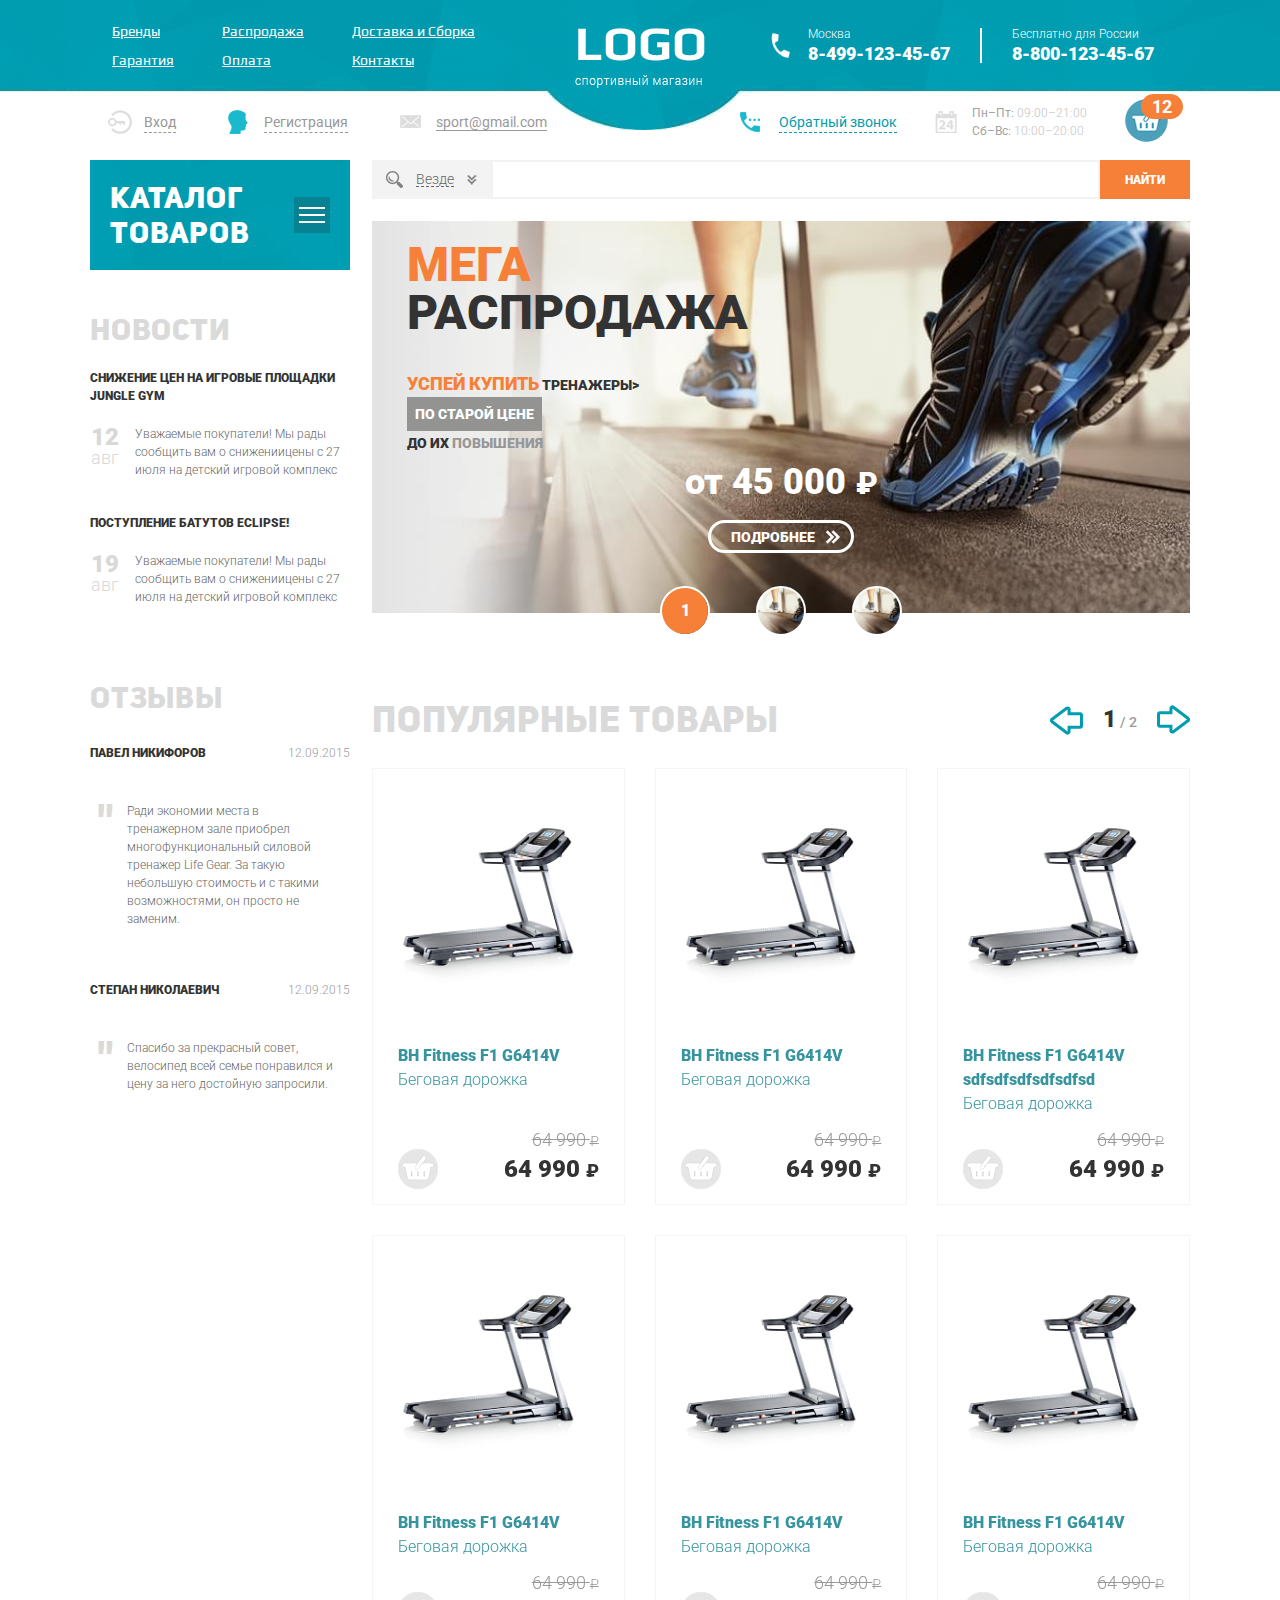
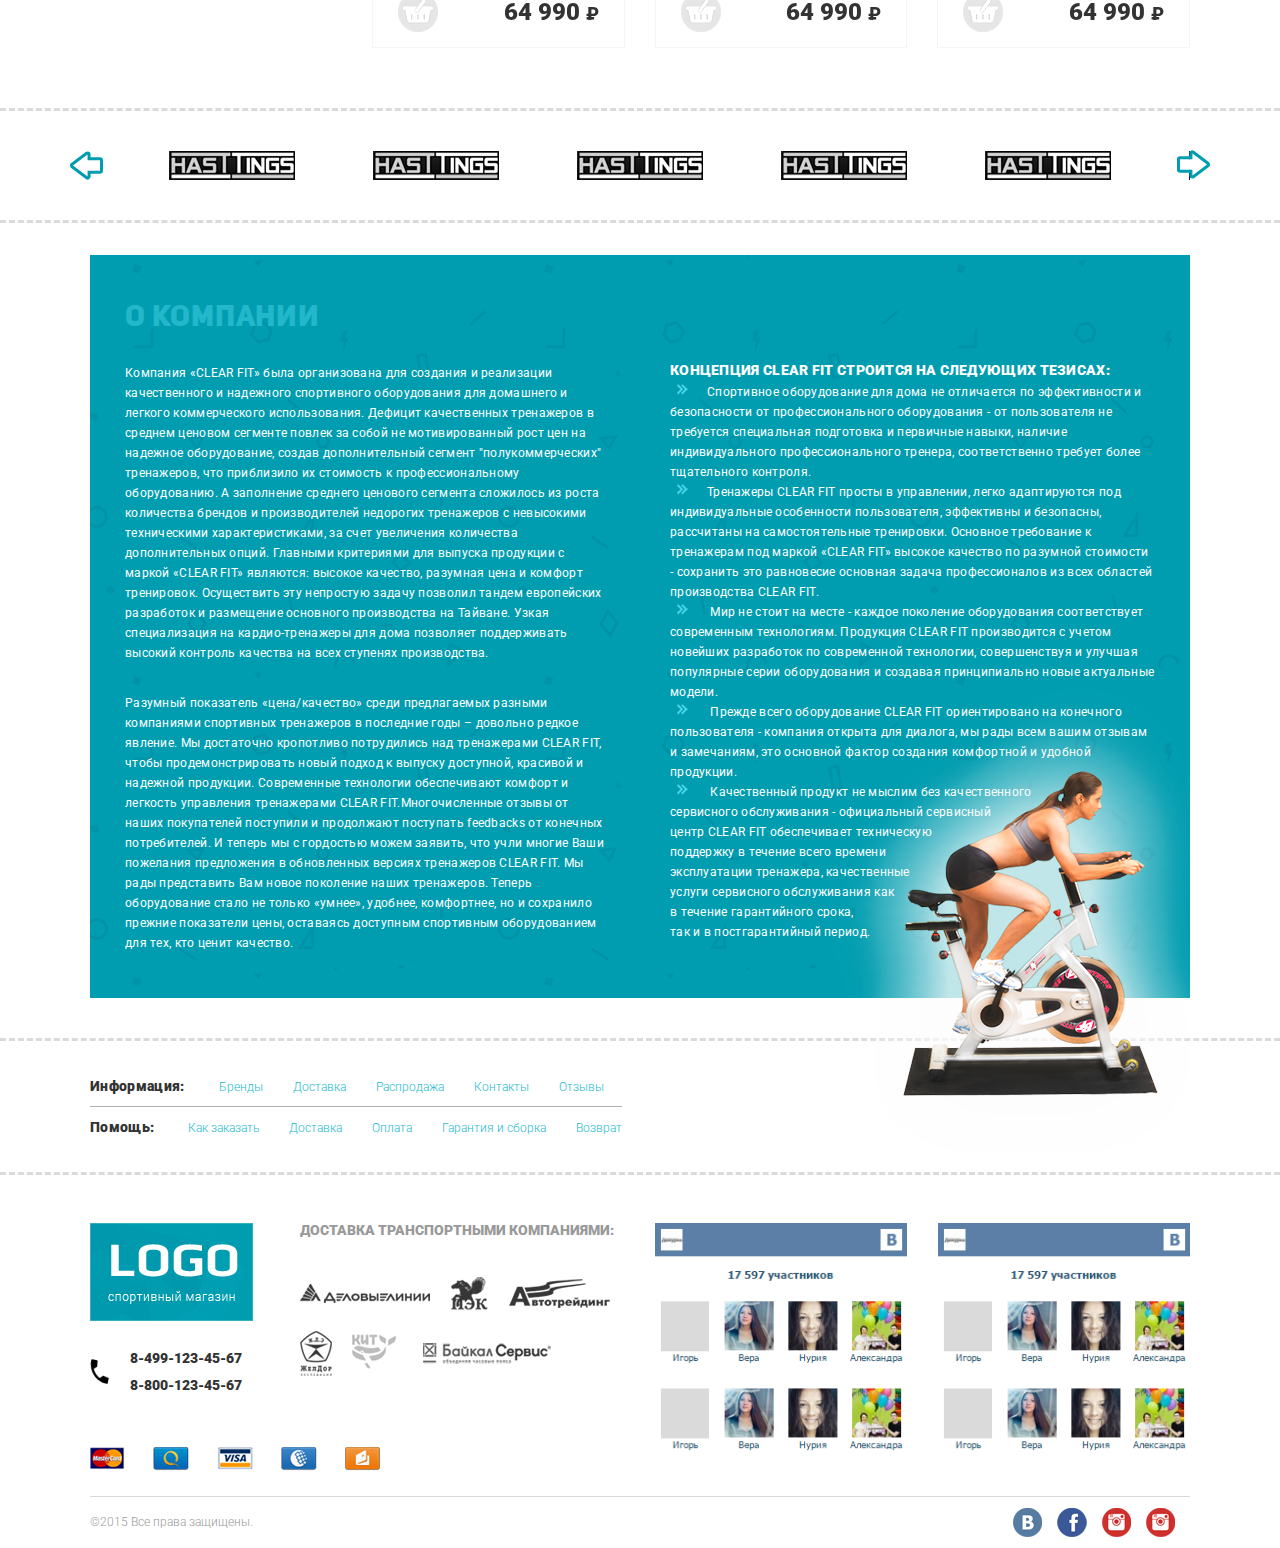
<file: index.html>
<!DOCTYPE html>
<html lang="ru">
 <head>
	<title>Главная</title>
	<meta charset="UTF-8">
	<meta name="format-detection" content="telephone=no">
	<link rel="stylesheet" href="css/style.min.css">
	<link rel="shortcut icon" href="favicon.ico">
	<!-- <meta name="robots" content="noindex, nofollow"> -->
	<!-- <meta name="viewport" content="width=device-width, initial-scale=1.0, maximum-scale=1.0, user-scalable=0"> -->
	<meta name="viewport" content="width=device-width, initial-scale=1.0">
</head>

<body>
	<div class="wrapper">
		<header class="header">
	<div class="header__top top-header">
		<div class="top-header__container _container">
			<div class="top-header__column">
				<div class="top-header__menu menu">
					<div class="menu__icon icon-menu">
						<span></span>
						<span></span>
						<span></span>
					</div>
					<nav class="menu__body">
						<ul class="menu__list">
							<li><a href="" class="menu__link">Бренды</a></li>
							<li><a href="" class="menu__link">Распродажа</a></li>
							<li><a href="" class="menu__link">Доставка и Сборка</a></li>
							<li><a href="" class="menu__link">Гарантия</a></li>
							<li><a href="" class="menu__link">Оплата</a></li>
							<li><a href="" class="menu__link">Контакты</a></li>
						</ul>
					</nav>
				</div>
			</div>
			<div class="top-header__column top-header__column_logo">
				<a href="" class="top-header__logo"><img src="img/logo.png" alt="Logo"></a>
			</div>
			<div class="top-header__column">
				<div class="top-header__contacts contacts-header">
					<div class="contacts-header__column">
						<div class="contacts-header__item contacts-header__item_icon">
							<div class="contacts-header__label">Москва</div>
							<a href="tel:84991234567/" class="contacts-header__phone">8-499-123-45-67</a>
						</div>
					</div>
					<div class="contacts-header__column contacts-header__column_forcart">
						<div class="contacts-header__item contacts-header__item_second-phone">
							<div class="contacts-header__label">Бесплатно для России</div>
							<a href="tel:88001234567/" class="contacts-header__phone">8-800-123-45-67</a>
						</div>
					</div>
				</div>
			</div>


		</div>

	</div>
	<div class="header__bottom bottom-header">
		<div class="bottom-header__container _container">
			<div class="bottom-header__row">
				<div class="bottom-header__column">
					<ul data-da=".menu__body,640,0" class="bottom-header__actions actions-header">
						<li>
							<a href="" class="actions-header__item actions-header__item_login"><span>Вход</span></a>
						</li>
						<li>
							<a href=""
								class="actions-header__item actions-header__item_reg"><span>Регистрация</span></a>
						</li>
						<li>
							<a href="mailto:sport@gmail.com"
								class="actions-header__item actions-header__item_email"><span>sport@gmail.com</span></a>
						</li>
					</ul>
				</div>
				<div class="bottom-header__column">
					<div class="bottom-header__info info-header">
						<div class="info-header__column">
							<a data-da=".menu__body,640,3" href="tel:" class="info-header__callback"><span>Обратный
									звонок</span></a>
						</div>
						<div class="info-header__column">
							<div class="info-header__schedule">
								<p><span>Пн–Пт: </span>09:00–21:00</p>
								<p><span>Сб–Вс: </span>10:00–20:00</p>
							</div>
						</div>
						<div class="info-header__column">
							<a data-da=".contacts-header__column_forcart,640,3" class="info-header__cart">
								<span>12</span>
							</a>
						</div>
					</div>
				</div>
			</div>

		</div>
	</div>
</header>
		<main class="page">
			<div class="page__container _container">
				<aside class="page__side">
					<nav class="page__menu menu-page">
						<div class="menu-page__header">
							<div class="menu-page__title">Каталог товаров</div>
							<div class="menu-page__burger">
								<div class="menu-page__lines">
									<span></span>
									<span></span>
									<span></span>
								</div>

							</div>
						</div>
						<div class="menu-page__body">
							<ul class="menu-page__list">
								<li class="menu-page__parent">
									<a href="" class="menu-page__link">Беговые дорожки</a>
									<div class="menu-page__submenu submenu-page">
										<div class="submenu-page__item">
											<ul class="submenu-page__menu">
												<li><a href="" class="submenu-page__link">Всепогодный</a></li>
												<li><a href="" class="submenu-page__link">Для помещений</a></li>
												<li><a href="" class="submenu-page__link">Профессиональный</a></li>
												<li><a href="" class="submenu-page__link">Любительский</a></li>
											</ul>
											<div class="submenu-page__product">
												<div class="item-product">
													<div class="item-product__labels">
														<div class="item-product__label">Новинка</div>
													</div>
													<a href="" class="item-product__image">
														<img src="img/products/01.jpg" alt="Теннисный стол">
													</a>
													<div class="item-product__body">
														<a href="" class="item-product__title">Домашний теннисный
															стол
															Donic Indoor Roller 800 Green</a>
														<div class="item-product__footer">
															<a href="" class="item-product__add"></a>
															<div class="item-product__price rub">64 990 </div>
														</div>
													</div>

												</div>
											</div>
										</div>
									</div>
								</li>
								<li><a href="" class="menu-page__link">Эллиптические тренажеры</a></li>
								<li><a href="" class="menu-page__link">Велотренажеры</a></li>
								<li><a href="" class="menu-page__link">Гребные тренажеры</a></li>
								<li><a href="" class="menu-page__link">Вибромассажеры</a></li>
								<li class="menu-page__parent">
									<a href="" class="menu-page__link">Теннисные столы </a>
									<div class="menu-page__submenu submenu-page">
										<div class="submenu-page__item">
											<ul class="submenu-page__menu">
												<li><a href="" class="submenu-page__link">Всепогодный</a></li>
												<li><a href="" class="submenu-page__link">Для помещений</a></li>
												<li><a href="" class="submenu-page__link">Профессиональный</a></li>
												<li><a href="" class="submenu-page__link">Любительский</a></li>
											</ul>
											<div class="submenu-page__product">
												<div class="item-product">
													<div class="item-product__labels">
														<div class="item-product__label">Товар дня</div>
													</div>
													<a href="" class="item-product__image">
														<img src="img/products/01.jpg" alt="Теннисный стол">
													</a>
													<div class="item-product__body">
														<a href="" class="item-product__title">Домашний теннисный
															стол
															Donic Indoor Roller 800 Green</a>
														<div class="item-product__footer">
															<a href="" class="item-product__add"></a>
															<div class="item-product__price rub">64 990 </div>
														</div>
													</div>

												</div>
											</div>
										</div>
									</div>
								</li>
								<li><a href="" class="menu-page__link">Баскетбол</a></li>
								<li class="menu-page__parent">
									<a href="" class="menu-page__link">Массажные кресла</a>
									<div class="menu-page__submenu submenu-page">
										<div class="submenu-page__item">
											<ul class="submenu-page__menu">
												<li><a href="" class="submenu-page__link">Всепогодный</a></li>
												<li><a href="" class="submenu-page__link">Для помещений</a></li>
												<li><a href="" class="submenu-page__link">Профессиональный</a></li>
												<li><a href="" class="submenu-page__link">Любительский</a></li>
											</ul>
											<div class="submenu-page__product">
												<div class="item-product">
													<div class="item-product__labels">
														<div class="item-product__label">Новинка</div>
													</div>
													<a href="" class="item-product__image">
														<img src="img/products/01.jpg" alt="Теннисный стол">
													</a>
													<div class="item-product__body">
														<a href="" class="item-product__title">Домашний теннисный
															стол
															Donic Indoor Roller 800 Green</a>
														<div class="item-product__footer">
															<div class="item-product__old-price rub">64 990 </div>
															<a href="" class="item-product__add"></a>
															<div class="item-product__price rub">64 990 </div>
														</div>
													</div>
												</div>
											</div>
										</div>
									</div>
								</li>
								<li class="menu-page__parent">
									<a href="" class="menu-page__link">Массажные столы </a>
									<div class="menu-page__submenu submenu-page">
										<div class="submenu-page__item">
											<ul class="submenu-page__menu">
												<li><a href="" class="submenu-page__link">Всепогодный</a></li>
												<li><a href="" class="submenu-page__link">Для помещений</a></li>
												<li><a href="" class="submenu-page__link">Профессиональный</a></li>
												<li><a href="" class="submenu-page__link">Любительский</a></li>
											</ul>
											<div class="submenu-page__product">
												<div class="item-product">
													<div class="item-product__labels">
														<div class="item-product__label">Товар дня</div>
													</div>
													<a href="" class="item-product__image">
														<img src="img/products/01.jpg" alt="Теннисный стол">
													</a>
													<div class="item-product__body">
														<a href="" class="item-product__title">Домашний теннисный
															стол
															Donic Indoor Roller 800 Green</a>
														<div class="item-product__footer">
															<div class="item-product__old-price rub">64 990 </div>
															<a href="" class="item-product__add"></a>
															<div class="item-product__price rub">64 990 </div>
														</div>
													</div>

												</div>
											</div>
										</div>
									</div>
								</li>
								<li><a href="" class="menu-page__link">Силовые тренажеры</a></li>
								<li><a href="" class="menu-page__link">Батуты</a></li>
								<li><a href="" class="menu-page__link">Детские городки</a></li>
								<li><a href="" class="menu-page__link">Дачная мебель</a></li>
								<li><a href="" class="menu-page__link">Уличные спортивные комплексы</a></li>
								<li><a href="" class="menu-page__link">Аксессуары</a></li>
							</ul>
						</div>
					</nav>
					<div data-da=".page__content,992,last" class="page__content-side">
						<div class="page__news-side news-side">
							<a href="" class="news-side__title side-title">Новости</a>
							<div class="news-side__items">
								<div class="news-side__item">
									<a href="" class="news-side__label">СНИЖЕНИЕ ЦЕН НА ИГРОВЫЕ ПЛОЩАДКИ JUNGLE GYM</a>
									<div class="news-side__body">
										<div class="news-side__date"><span>12</span>авг</div>
										<div class="news-side__text">Уважаемые покупатели! Мы рады сообщить вам о
											снижениицены с 27 июля на детский игровой комплекс</div>
									</div>
								</div>
								<div class="news-side__item">
									<a href="" class="news-side__label">ПОСТУПЛЕНИЕ БАТУТОВ ECLIPSE!</a>
									<div class="news-side__body">
										<div class="news-side__date"><span>19</span>авг</div>
										<div class="news-side__text">Уважаемые покупатели! Мы рады сообщить вам о
											снижениицены с 27 июля на детский игровой комплекс</div>
									</div>
								</div>
							</div>
						</div>
						<div class="page__rewievs-side rewievs-side">
							<a href="" class="rewievs-side__title side-title">Отзывы</a>
							<div class="rewievs-side__items">
								<div class="rewievs-side__item">
									<div class="rewievs-side__header">
										<div class="rewievs-side__user">Павел Никифоров</div>
										<div class="rewievs-side__date">12.09.2015</div>
									</div>
									<div class="rewievs-side__body">Ради экономии места в тренажерном
										зале приобрел многофункциональный
										силовой тренажер Life Gear. За такую
										небольшую стоимость и с такими
										возможностями, он просто не
										заменим. </div>
								</div>
								<div class="rewievs-side__item">
									<div class="rewievs-side__header">
										<div class="rewievs-side__user">Степан Николаевич</div>
										<div class="rewievs-side__date">12.09.2015</div>
									</div>
									<div class="rewievs-side__body">Спасибо за прекрасный совет,
										велосипед всей семье понравился
										и цену за него достойную запросили.</div>
								</div>
							</div>
						</div>
					</div>
				</aside>
				<div class="page__content">
					<form action="#" class="page__search search-page">
						<div class="search-page__select">
							<div class="search-page__title title-se">

								<span>Везде</span><span data-text="Выбрано:" class="search-page__quantity"></span>
							</div>
							<div class="search-page__categories categories-search">
								<div class="categories-search__row">
									<div class="categories-search__column">
										<ul class="categories-search__list">
											<li>
												<label class="categories-search__checkbox checkbox">
													<input type="checkbox" class="checkbox__input">
													<span class="checkbox__text"><span>Беговые дорожки</span></span>
												</label>
											</li>
											<li>
												<label class="categories-search__checkbox checkbox">
													<input type="checkbox" class="checkbox__input">
													<span class="checkbox__text"><span>Эллиптические
															тренажеры</span></span>
												</label>
											</li>
											<li>
												<label class="categories-search__checkbox checkbox">
													<input type="checkbox" class="checkbox__input">
													<span class="checkbox__text"><span>Велотренажеры</span></span>
												</label>
											</li>
											<li>
												<label class="categories-search__checkbox checkbox">
													<input type="checkbox" class="checkbox__input">
													<span class="checkbox__text"><span>Гребные тренажеры</span></span>
												</label>
											</li>
											<li>
												<label class="categories-search__checkbox checkbox">
													<input type="checkbox" class="checkbox__input">
													<span class="checkbox__text"><span>Вибромассажеры</span></span>
												</label>
											</li>
										</ul>
									</div>
									<div class="categories-search__column">
										<ul class="categories-search__list">
											<li>
												<label class="categories-search__checkbox checkbox">
													<input type="checkbox" class="checkbox__input">
													<span class="checkbox__text"><span>Беговые дорожки</span></span>
												</label>
											</li>
											<li>
												<label class="categories-search__checkbox checkbox">
													<input type="checkbox" class="checkbox__input">
													<span class="checkbox__text"><span>Эллиптические
															тренажеры</span></span>
												</label>
											</li>
											<li>
												<label class="categories-search__checkbox checkbox">
													<input type="checkbox" class="checkbox__input">
													<span class="checkbox__text"><span>Велотренажеры</span></span>
												</label>
											</li>
											<li>
												<label class="categories-search__checkbox checkbox">
													<input type="checkbox" class="checkbox__input">
													<span class="checkbox__text"><span>Гребные тренажеры</span></span>
												</label>
											</li>
											<li>
												<label class="categories-search__checkbox checkbox">
													<input type="checkbox" class="checkbox__input">
													<span class="checkbox__text"><span>Вибромассажеры</span></span>
												</label>
											</li>
										</ul>
									</div>
									<div class="categories-search__column">
										<ul class="categories-search__list">
											<li>
												<label class="categories-search__checkbox checkbox">
													<input type="checkbox" class="checkbox__input">
													<span class="checkbox__text"><span>Беговые дорожки</span></span>
												</label>
											</li>
											<li>
												<label class="categories-search__checkbox checkbox">
													<input type="checkbox" class="checkbox__input">
													<span class="checkbox__text"><span>Эллиптические
															тренажеры</span></span>
												</label>
											</li>
											<li>
												<label class="categories-search__checkbox checkbox">
													<input type="checkbox" class="checkbox__input">
													<span class="checkbox__text"><span>Велотренажеры</span></span>
												</label>
											</li>
											<li>
												<label class="categories-search__checkbox checkbox">
													<input type="checkbox" class="checkbox__input">
													<span class="checkbox__text"><span>Гребные тренажеры</span></span>
												</label>
											</li>
											<li>
												<label class="categories-search__checkbox checkbox">
													<input type="checkbox" class="checkbox__input">
													<span class="checkbox__text"><span>Вибромассажеры</span></span>
												</label>
											</li>
										</ul>
									</div>
								</div>

							</div>
						</div>
						<div class="search-page__input">
							<input autocomplete="off" type="text" name="form[]" data-erroe="Ошибка">
						</div>
						<button type="submit" class="search-page__button button">Найти</button>

					</form>
					<div class="page__slider mainslider">
						<div class="mainslider__body _swiper">
							<div class="mainslider__slide">
								<div class="mainslider__content content-mainslider">
									<div class="content-mainslider__title"><span>Мега</span>распродажа</div>
									<div class="content-mainslider__text text-mainslider">
										<p><span class="text-mainslider__text-1">Успей купить</span> тренажеры></p>
										<p><span class="text-mainslider__text-2">по старой цене</span></p>
										<p>до их<span class="text-mainslider__text-3"> повышения</span></p>
									</div>
									<div class="content-mainslider__footer">
										<div class="content-mainslider__price rub">от 45 000</div>
										<a href="" class="content-mainslider__button"><span>Подробнее</span></a>
									</div>
								</div>
								<div class="mainslider__image _ibg">
									<img src="img/mainslider/01.jpg" alt="Main Image">
								</div>
							</div>
							<div class="mainslider__slide">
								<div class="mainslider__content content-mainslider">
									<div class="content-mainslider__title"><span>Мега</span>распродажа</div>
									<div class="content-mainslider__text text-mainslider">
										<p><span class="text-mainslider__text-1">Успей купить</span> тренажеры></p>
										<p><span class="text-mainslider__text-2">по старой цене</span></p>
										<p>до их<span class="text-mainslider__text-3"> повышения</span></p>
									</div>
									<div class="content-mainslider__footer">
										<div class="content-mainslider__price rub">от 45 000</div>
										<a href="" class="content-mainslider__button"><span>Подробнее</span></a>
									</div>
								</div>
								<div class="mainslider__image _ibg">
									<img src="img/mainslider/01.jpg" alt="Main Image">
								</div>
							</div>
							<div class="mainslider__slide">
								<div class="mainslider__content content-mainslider">
									<div class="content-mainslider__title"><span>Мега</span>распродажа</div>
									<div class="content-mainslider__text text-mainslider">
										<p><span class="text-mainslider__text-1">Успей купить</span> тренажеры></p>
										<p><span class="text-mainslider__text-2">по старой цене</span></p>
										<p>до их<span class="text-mainslider__text-3"> повышения</span></p>
									</div>
									<div class="content-mainslider__footer">
										<div class="content-mainslider__price rub">от 45 000</div>
										<a href="" class="content-mainslider__button"><span>Подробнее</span></a>
									</div>
								</div>
								<div class="mainslider__image _ibg">
									<img src="img/mainslider/01.jpg" alt="Main Image">
								</div>
							</div>
						</div>
						<div class="mainslider__dotts">

						</div>
					</div>
					<div class="page__products products-slider">
						<div class="products-slider__header">
							<div class="products-slider__title">Популярные товары</div>
							<div class="products-slider__control">
								<div class="products-slider__arrow products-slider__arrow_prev _arrow _arrow_prev">
								</div>
								<div class="products-slider__info"></div>
								<div class="products-slider__arrow products-slider__arrow_next _arrow _arrow_next">
								</div>
							</div>
						</div>
						<div class="products-slider__item _swiper">
							<div class="products-slider__slide">
								<div class="products-slider__items items-products">
									<div class="items-products__column">
										<div class="item-product">
											<div class="item-product__labels">
											</div>
											<a href="" class="item-product__image">
												<img src="img/products/2.jpg" alt="Теннисный стол">
											</a>
											<div class="item-product__body">
												<a href="" class="item-product__title">
													<span>BH Fitness F1 G6414V</span>
													Беговая дорожка
												</a>
												<div class="item-product__footer">
													<div class="item-product__old-price rub">64 990 </div>
													<a href="" class="item-product__add"></a>
													<div class="item-product__price rub">64 990 </div>
												</div>
											</div>
											<div class="item-product__hover hover-item-product">
												<a class="hover-item-product__title">
													<span>BH Fitness F1 G6414V</span>
													Беговая дорожка
												</a>
												<div class="hover-item-product__options options-item-product">
													<div class="options-item-product__item">
														<div class="options-item-product__label">Тип беговой дорожки:
														</div>
														<div class="options-item-product__value">Электрическая</div>
													</div>
													<div class="options-item-product__item">
														<div class="options-item-product__label">Скорость движения
															(км/ч): </div>
														<div class="options-item-product__value">22</div>
													</div>
													<div class="options-item-product__item">
														<div class="options-item-product__label">Складывание: </div>
														<div class="options-item-product__value">Есть</div>
													</div>
												</div>
												<a class="hover-item-product__cart"></a>
												<div class="hover-item-product__footer">
													<div class="hover-item-product__old-price rub">68 990 </div>
													<div class="hover-item-product__stock">в наличии</div>
													<div class="hover-item-product__price rub">64 990 </div>
												</div>
											</div>
										</div>
									</div>
									<div class="items-products__column">
										<div class="item-product">
											<div class="item-product__labels">
											</div>
											<a href="" class="item-product__image">
												<img src="img/products/2.jpg" alt="Теннисный стол">
											</a>
											<div class="item-product__body">
												<a href="" class="item-product__title">
													<span>BH Fitness F1 G6414V</span>
													Беговая дорожка
												</a>
												<div class="item-product__footer">
													<div class="item-product__old-price rub">64 990 </div>
													<a href="" class="item-product__add"></a>
													<div class="item-product__price rub">64 990 </div>
												</div>
											</div>
											<div class="item-product__hover hover-item-product">
												<a class="hover-item-product__title">
													<span>BH Fitness F1 G6414V</span>
													Беговая дорожка
												</a>
												<div class="hover-item-product__options options-item-product">
													<div class="options-item-product__item">
														<div class="options-item-product__label">Тип беговой дорожки:
														</div>
														<div class="options-item-product__value">Электрическая</div>
													</div>
													<div class="options-item-product__item">
														<div class="options-item-product__label">Скорость движения
															(км/ч): </div>
														<div class="options-item-product__value">22</div>
													</div>
													<div class="options-item-product__item">
														<div class="options-item-product__label">Складывание: </div>
														<div class="options-item-product__value">Есть</div>
													</div>
												</div>
												<div class="hover-item-product__body">
													<a class="hover-item-product__cart"></a>
												</div>
												<div class="hover-item-product__footer">
													<div class="hover-item-product__old-price rub">68 990 </div>
													<div class="hover-item-product__stock">в наличии</div>
													<div class="hover-item-product__price rub">64 990 </div>
												</div>
											</div>
										</div>
									</div>
									<div class="items-products__column">
										<div class="item-product">
											<div class="item-product__labels">
											</div>
											<a href="" class="item-product__image">
												<img src="img/products/2.jpg" alt="Теннисный стол">
											</a>
											<div class="item-product__body">
												<a href="" class="item-product__title">
													<span>BH Fitness F1 G6414V sdfsdfsdfsdfsdfsd</span>
													Беговая дорожка
												</a>
												<div class="item-product__footer">
													<div class="item-product__old-price rub">64 990 </div>
													<a href="" class="item-product__add"></a>
													<div class="item-product__price rub">64 990 </div>
												</div>
											</div>
											<div class="item-product__hover hover-item-product">
												<a class="hover-item-product__title">
													<span>BH Fitness F1 G6414V</span>
													Беговая дорожка
												</a>
												<div class="hover-item-product__options options-item-product">
													<div class="options-item-product__item">
														<div class="options-item-product__label">Тип беговой дорожки:
														</div>
														<div class="options-item-product__value">Электрическая</div>
													</div>
													<div class="options-item-product__item">
														<div class="options-item-product__label">Скорость движения
															(км/ч): </div>
														<div class="options-item-product__value">22</div>
													</div>
													<div class="options-item-product__item">
														<div class="options-item-product__label">Складывание: </div>
														<div class="options-item-product__value">Есть</div>
													</div>
												</div>
												<div class="hover-item-product__body">
													<a class="hover-item-product__cart"></a>
												</div>
												<div class="hover-item-product__footer">
													<div class="hover-item-product__old-price rub">68 990 </div>
													<div class="hover-item-product__stock">в наличии</div>
													<div class="hover-item-product__price rub">64 990 </div>
												</div>
											</div>
										</div>
									</div>
									<div class="items-products__column">
										<div class="item-product">
											<div class="item-product__labels">
											</div>
											<a href="" class="item-product__image">
												<img src="img/products/2.jpg" alt="Теннисный стол">
											</a>
											<div class="item-product__body">
												<a href="" class="item-product__title">
													<span>BH Fitness F1 G6414V</span>
													Беговая дорожка
												</a>
												<div class="item-product__footer">
													<div class="item-product__old-price rub">64 990 </div>
													<a href="" class="item-product__add"></a>
													<div class="item-product__price rub">64 990 </div>
												</div>
											</div>
											<div class="item-product__hover hover-item-product">
												<a class="hover-item-product__title">
													<span>BH Fitness F1 G6414V</span>
													Беговая дорожка
												</a>
												<div class="hover-item-product__options options-item-product">
													<div class="options-item-product__item">
														<div class="options-item-product__label">Тип беговой дорожки:
														</div>
														<div class="options-item-product__value">Электрическая</div>
													</div>
													<div class="options-item-product__item">
														<div class="options-item-product__label">Скорость движения
															(км/ч): </div>
														<div class="options-item-product__value">22</div>
													</div>
													<div class="options-item-product__item">
														<div class="options-item-product__label">Складывание: </div>
														<div class="options-item-product__value">Есть</div>
													</div>
												</div>
												<div class="hover-item-product__body">
													<a class="hover-item-product__cart"></a>
												</div>
												<div class="hover-item-product__footer">
													<div class="hover-item-product__old-price rub">68 990 </div>
													<div class="hover-item-product__stock">в наличии</div>
													<div class="hover-item-product__price rub">64 990 </div>
												</div>
											</div>
										</div>
									</div>
									<div class="items-products__column">
										<div class="item-product">
											<div class="item-product__labels">
											</div>
											<a href="" class="item-product__image">
												<img src="img/products/2.jpg" alt="Теннисный стол">
											</a>
											<div class="item-product__body">
												<a href="" class="item-product__title">
													<span>BH Fitness F1 G6414V</span>
													Беговая дорожка
												</a>
												<div class="item-product__footer">
													<div class="item-product__old-price rub">64 990 </div>
													<a href="" class="item-product__add"></a>
													<div class="item-product__price rub">64 990 </div>
												</div>
											</div>
											<div class="item-product__hover hover-item-product">
												<a class="hover-item-product__title">
													<span>BH Fitness F1 G6414V</span>
													Беговая дорожка
												</a>
												<div class="hover-item-product__options options-item-product">
													<div class="options-item-product__item">
														<div class="options-item-product__label">Тип беговой дорожки:
														</div>
														<div class="options-item-product__value">Электрическая</div>
													</div>
													<div class="options-item-product__item">
														<div class="options-item-product__label">Скорость движения
															(км/ч): </div>
														<div class="options-item-product__value">22</div>
													</div>
													<div class="options-item-product__item">
														<div class="options-item-product__label">Складывание: </div>
														<div class="options-item-product__value">Есть</div>
													</div>
												</div>
												<div class="hover-item-product__body">
													<a class="hover-item-product__cart"></a>
												</div>
												<div class="hover-item-product__footer">
													<div class="hover-item-product__old-price rub">68 990 </div>
													<div class="hover-item-product__stock">в наличии</div>
													<div class="hover-item-product__price rub">64 990 </div>
												</div>
											</div>
										</div>
									</div>
									<div class="items-products__column">
										<div class="item-product">
											<div class="item-product__labels">
											</div>
											<a href="" class="item-product__image">
												<img src="img/products/2.jpg" alt="Теннисный стол">
											</a>
											<div class="item-product__body">
												<a href="" class="item-product__title">
													<span>BH Fitness F1 G6414V</span>
													Беговая дорожка
												</a>
												<div class="item-product__footer">
													<div class="item-product__old-price rub">64 990 </div>
													<a href="" class="item-product__add"></a>
													<div class="item-product__price rub">64 990 </div>
												</div>
											</div>
											<div class="item-product__hover hover-item-product">
												<a class="hover-item-product__title">
													<span>BH Fitness F1 G6414V</span>
													Беговая дорожка
												</a>
												<div class="hover-item-product__options options-item-product">
													<div class="options-item-product__item">
														<div class="options-item-product__label">Тип беговой дорожки:
														</div>
														<div class="options-item-product__value">Электрическая</div>
													</div>
													<div class="options-item-product__item">
														<div class="options-item-product__label">Скорость движения
															(км/ч): </div>
														<div class="options-item-product__value">22</div>
													</div>
													<div class="options-item-product__item">
														<div class="options-item-product__label">Складывание: </div>
														<div class="options-item-product__value">Есть</div>
													</div>
												</div>
												<div class="hover-item-product__body">
													<a class="hover-item-product__cart"></a>
												</div>

												<div class="hover-item-product__footer">
													<div class="hover-item-product__old-price rub">68 990 </div>
													<div class="hover-item-product__stock">в наличии</div>
													<div class="hover-item-product__price rub">64 990 </div>
												</div>
											</div>
										</div>
									</div>

								</div>
							</div>
							<div class="products-slider__slide">
								<div class="products-slider__items items-products">
									<div class="items-products__column">
										<div class="item-product">
											<div class="item-product__labels">
											</div>
											<a href="" class="item-product__image">
												<img src="img/products/2.jpg" alt="Теннисный стол">
											</a>
											<div class="item-product__body">
												<a href="" class="item-product__title">
													<span>BH Fitness F1 G6414V</span>
													Беговая дорожка
												</a>
												<div class="item-product__footer">
													<div class="item-product__old-price rub">64 990 </div>
													<a href="" class="item-product__add"></a>
													<div class="item-product__price rub">64 990 </div>
												</div>
											</div>
											<div class="item-product__hover hover-item-product">
												<a class="hover-item-product__title">
													<span>BH Fitness F1 G6414V</span>
													Беговая дорожка
												</a>
												<div class="hover-item-product__options options-item-product">
													<div class="options-item-product__item">
														<div class="options-item-product__label">Тип беговой дорожки:
														</div>
														<div class="options-item-product__value">Электрическая</div>
													</div>
													<div class="options-item-product__item">
														<div class="options-item-product__label">Скорость движения
															(км/ч): </div>
														<div class="options-item-product__value">22</div>
													</div>
													<div class="options-item-product__item">
														<div class="options-item-product__label">Складывание: </div>
														<div class="options-item-product__value">Есть</div>
													</div>
												</div>
												<a class="hover-item-product__cart"></a>
												<div class="hover-item-product__footer">
													<div class="hover-item-product__old-price rub">68 990 </div>
													<div class="hover-item-product__stock">в наличии</div>
													<div class="hover-item-product__price rub">64 990 </div>
												</div>
											</div>
										</div>
									</div>
									<div class="items-products__column">
										<div class="item-product">
											<div class="item-product__labels">
											</div>
											<a href="" class="item-product__image">
												<img src="img/products/2.jpg" alt="Теннисный стол">
											</a>
											<div class="item-product__body">
												<a href="" class="item-product__title">
													<span>BH Fitness F1 G6414V</span>
													Беговая дорожка
												</a>
												<div class="item-product__footer">
													<div class="item-product__old-price rub">64 990 </div>
													<a href="" class="item-product__add"></a>
													<div class="item-product__price rub">64 990 </div>
												</div>
											</div>
											<div class="item-product__hover hover-item-product">
												<a class="hover-item-product__title">
													<span>BH Fitness F1 G6414V</span>
													Беговая дорожка
												</a>
												<div class="hover-item-product__options options-item-product">
													<div class="options-item-product__item">
														<div class="options-item-product__label">Тип беговой дорожки:
														</div>
														<div class="options-item-product__value">Электрическая</div>
													</div>
													<div class="options-item-product__item">
														<div class="options-item-product__label">Скорость движения
															(км/ч): </div>
														<div class="options-item-product__value">22</div>
													</div>
													<div class="options-item-product__item">
														<div class="options-item-product__label">Складывание: </div>
														<div class="options-item-product__value">Есть</div>
													</div>
												</div>
												<div class="hover-item-product__body">
													<a class="hover-item-product__cart"></a>
												</div>
												<div class="hover-item-product__footer">
													<div class="hover-item-product__old-price rub">68 990 </div>
													<div class="hover-item-product__stock">в наличии</div>
													<div class="hover-item-product__price rub">64 990 </div>
												</div>
											</div>
										</div>
									</div>
									<div class="items-products__column">
										<div class="item-product">
											<div class="item-product__labels">
											</div>
											<a href="" class="item-product__image">
												<img src="img/products/2.jpg" alt="Теннисный стол">
											</a>
											<div class="item-product__body">
												<a href="" class="item-product__title">
													<span>BH Fitness F1 G6414V sdfsdfsdfsdfsdfsd</span>
													Беговая дорожка
												</a>
												<div class="item-product__footer">
													<div class="item-product__old-price rub">64 990 </div>
													<a href="" class="item-product__add"></a>
													<div class="item-product__price rub">64 990 </div>
												</div>
											</div>
											<div class="item-product__hover hover-item-product">
												<a class="hover-item-product__title">
													<span>BH Fitness F1 G6414V</span>
													Беговая дорожка
												</a>
												<div class="hover-item-product__options options-item-product">
													<div class="options-item-product__item">
														<div class="options-item-product__label">Тип беговой дорожки:
														</div>
														<div class="options-item-product__value">Электрическая</div>
													</div>
													<div class="options-item-product__item">
														<div class="options-item-product__label">Скорость движения
															(км/ч): </div>
														<div class="options-item-product__value">22</div>
													</div>
													<div class="options-item-product__item">
														<div class="options-item-product__label">Складывание: </div>
														<div class="options-item-product__value">Есть</div>
													</div>
												</div>
												<div class="hover-item-product__body">
													<a class="hover-item-product__cart"></a>
												</div>
												<div class="hover-item-product__footer">
													<div class="hover-item-product__old-price rub">68 990 </div>
													<div class="hover-item-product__stock">в наличии</div>
													<div class="hover-item-product__price rub">64 990 </div>
												</div>
											</div>
										</div>
									</div>
									<div class="items-products__column">
										<div class="item-product">
											<div class="item-product__labels">
											</div>
											<a href="" class="item-product__image">
												<img src="img/products/2.jpg" alt="Теннисный стол">
											</a>
											<div class="item-product__body">
												<a href="" class="item-product__title">
													<span>BH Fitness F1 G6414V</span>
													Беговая дорожка
												</a>
												<div class="item-product__footer">
													<div class="item-product__old-price rub">64 990 </div>
													<a href="" class="item-product__add"></a>
													<div class="item-product__price rub">64 990 </div>
												</div>
											</div>
											<div class="item-product__hover hover-item-product">
												<a class="hover-item-product__title">
													<span>BH Fitness F1 G6414V</span>
													Беговая дорожка
												</a>
												<div class="hover-item-product__options options-item-product">
													<div class="options-item-product__item">
														<div class="options-item-product__label">Тип беговой дорожки:
														</div>
														<div class="options-item-product__value">Электрическая</div>
													</div>
													<div class="options-item-product__item">
														<div class="options-item-product__label">Скорость движения
															(км/ч): </div>
														<div class="options-item-product__value">22</div>
													</div>
													<div class="options-item-product__item">
														<div class="options-item-product__label">Складывание: </div>
														<div class="options-item-product__value">Есть</div>
													</div>
												</div>
												<div class="hover-item-product__body">
													<a class="hover-item-product__cart"></a>
												</div>
												<div class="hover-item-product__footer">
													<div class="hover-item-product__old-price rub">68 990 </div>
													<div class="hover-item-product__stock">в наличии</div>
													<div class="hover-item-product__price rub">64 990 </div>
												</div>
											</div>
										</div>
									</div>
									<div class="items-products__column">
										<div class="item-product">
											<div class="item-product__labels">
											</div>
											<a href="" class="item-product__image">
												<img src="img/products/2.jpg" alt="Теннисный стол">
											</a>
											<div class="item-product__body">
												<a href="" class="item-product__title">
													<span>BH Fitness F1 G6414V</span>
													Беговая дорожка
												</a>
												<div class="item-product__footer">
													<div class="item-product__old-price rub">64 990 </div>
													<a href="" class="item-product__add"></a>
													<div class="item-product__price rub">64 990 </div>
												</div>
											</div>
											<div class="item-product__hover hover-item-product">
												<a class="hover-item-product__title">
													<span>BH Fitness F1 G6414V</span>
													Беговая дорожка
												</a>
												<div class="hover-item-product__options options-item-product">
													<div class="options-item-product__item">
														<div class="options-item-product__label">Тип беговой дорожки:
														</div>
														<div class="options-item-product__value">Электрическая</div>
													</div>
													<div class="options-item-product__item">
														<div class="options-item-product__label">Скорость движения
															(км/ч): </div>
														<div class="options-item-product__value">22</div>
													</div>
													<div class="options-item-product__item">
														<div class="options-item-product__label">Складывание: </div>
														<div class="options-item-product__value">Есть</div>
													</div>
												</div>
												<div class="hover-item-product__body">
													<a class="hover-item-product__cart"></a>
												</div>
												<div class="hover-item-product__footer">
													<div class="hover-item-product__old-price rub">68 990 </div>
													<div class="hover-item-product__stock">в наличии</div>
													<div class="hover-item-product__price rub">64 990 </div>
												</div>
											</div>
										</div>
									</div>
									<div class="items-products__column">
										<div class="item-product">
											<div class="item-product__labels">
											</div>
											<a href="" class="item-product__image">
												<img src="img/products/2.jpg" alt="Теннисный стол">
											</a>
											<div class="item-product__body">
												<a href="" class="item-product__title">
													<span>BH Fitness F1 G6414V</span>
													Беговая дорожка
												</a>
												<div class="item-product__footer">
													<div class="item-product__old-price rub">64 990 </div>
													<a href="" class="item-product__add"></a>
													<div class="item-product__price rub">64 990 </div>
												</div>
											</div>
											<div class="item-product__hover hover-item-product">
												<a class="hover-item-product__title">
													<span>BH Fitness F1 G6414V</span>
													Беговая дорожка
												</a>
												<div class="hover-item-product__options options-item-product">
													<div class="options-item-product__item">
														<div class="options-item-product__label">Тип беговой дорожки:
														</div>
														<div class="options-item-product__value">Электрическая</div>
													</div>
													<div class="options-item-product__item">
														<div class="options-item-product__label">Скорость движения
															(км/ч): </div>
														<div class="options-item-product__value">22</div>
													</div>
													<div class="options-item-product__item">
														<div class="options-item-product__label">Складывание: </div>
														<div class="options-item-product__value">Есть</div>
													</div>
												</div>
												<div class="hover-item-product__body">
													<a class="hover-item-product__cart"></a>
												</div>

												<div class="hover-item-product__footer">
													<div class="hover-item-product__old-price rub">68 990 </div>
													<div class="hover-item-product__stock">в наличии</div>
													<div class="hover-item-product__price rub">64 990 </div>
												</div>
											</div>
										</div>
									</div>

								</div>
							</div>
						</div>

					</div>
				</div>
			</div>
			<div class="page__brands brands-slider">
				<div class="brands-slider__container _container">
					<div class="brands-slider__body _swiper">
						<div class="brands-slider__slide">
							<img src="img/brands/01.jpg" alt="">
						</div>
						<div class="brands-slider__slide">
							<img src="img/brands/01.jpg" alt="">
						</div>
						<div class="brands-slider__slide">
							<img src="img/brands/01.jpg" alt="">
						</div>
						<div class="brands-slider__slide">
							<img src="img/brands/01.jpg" alt="">
						</div>
						<div class="brands-slider__slide">
							<img src="img/brands/01.jpg" alt="">
						</div>
						<div class="brands-slider__slide">
							<img src="img/brands/01.jpg" alt="">
						</div>
						<div class="brands-slider__slide">
							<img src="img/brands/01.jpg" alt="">
						</div>
						<div class="brands-slider__slide">
							<img src="img/brands/01.jpg" alt="">
						</div>
						<div class="brands-slider__slide">
							<img src="img/brands/01.jpg" alt="">
						</div>
						<div class="brands-slider__slide">
							<img src="img/brands/01.jpg" alt="">
						</div>
					</div>
					<div class="brands-slider__arrows">
						<div class="brands-slider__arrow brands-slider__arrow_prev _arrow _arrow_prev"></div>
						<div class="brands-slider__arrow brands-slider__arrow_next _arrow _arrow_next"></div>
					</div>
				</div>
			</div>
			<section class="page__text text-block">
				<div class="text-block__container _container">
					<div class="text-block__body">
						<h1 class="text-block__title">О компании</h1>
						<div class="text-block__row">
							<div class="text-block__column">
								<p>Компания «CLEAR FIT» была организована для создания и реализации
									качественного и надежного спортивного оборудования для домашнего и легкого
									коммерческого использования. Дефицит качественных тренажеров в среднем
									ценовом сегменте повлек за собой не мотивированный рост цен на надежное
									оборудование, создав дополнительный сегмент "полукоммерческих" тренажеров,
									что приблизило их стоимость к профессиональному оборудованию. А заполнение
									среднего ценового сегмента сложилось из роста количества брендов и
									производителей недорогих тренажеров с невысокими техническими
									характеристиками, за счет увеличения количества дополнительных опций.
									Главными критериями для выпуска продукции с маркой «CLEAR FIT» являются:
									высокое качество, разумная цена и комфорт тренировок. Осуществить эту
									непростую задачу позволил тандем европейских разработок и размещение
									основного производства на Тайване. Узкая специализация на кардио-тренажеры
									для дома позволяет поддерживать высокий контроль качества на всех ступенях
									производства.
								</p>
								<p>Разумный показатель «цена/качество» среди предлагаемых разными компаниями
									спортивных тренажеров в последние годы – довольно редкое явление. Мы
									достаточно кропотливо потрудились над тренажерами CLEAR FIT, чтобы
									продемонстрировать новый подход к выпуску доступной, красивой и надежной
									продукции. Современные технологии обеспечивают комфорт и легкость управления
									тренажерами CLEAR FIT.Многочисленные отзывы от наших покупателей поступили
									и продолжают поступать feedbacks от конечных потребителей. И теперь мы с
									гордостью можем заявить, что учли многие Ваши пожелания предложения в
									обновленных версиях тренажеров CLEAR FIT. Мы рады представить Вам новое
									поколение наших тренажеров. Теперь оборудование стало не только «умнее»,
									удобнее, комфортнее, но и сохранило прежние показатели цены, оставаясь
									доступным спортивным оборудованием для тех, кто ценит качество.</p>
							</div>
							<div class="text-block__column">
								<h2 class="text-block__label">Концепция CLEAR FIT строится на следующих тезисах:</h2>
								<ul class="text-block__list">
									<li>Спортивное оборудование для дома не отличается по эффективности и
										безопасности от профессионального оборудования - от пользователя не
										требуется специальная подготовка и первичные навыки, наличие
										индивидуального профессионального тренера, соответственно требует более
										тщательного контроля. </li>
									<li>Тренажеры CLEAR FIT просты в управлении, легко адаптируются под
										индивидуальные особенности пользователя, эффективны и безопасны,
										рассчитаны на самостоятельные тренировки.
										Основное требование к тренажерам под маркой «CLEAR FIT» высокое
										качество по разумной стоимости - сохранить это равновесие основная задача
										профессионалов из всех областей производства CLEAR FIT.</li>
									<li> Мир не стоит на месте - каждое поколение оборудования соответствует
										современным технологиям. Продукция CLEAR FIT производится с учетом
										новейших разработок по современной технологии, совершенствуя и улучшая
										популярные серии оборудования и создавая принципиально новые актуальные
										модели.</li>
									<li> Прежде всего оборудование CLEAR FIT ориентировано на конечного
										пользователя - компания открыта для диалога, мы рады всем вашим отзывам
										и замечаниям, это основной фактор создания комфортной и удобной
										продукции.</li>
									<li> Качественный продукт не мыслим без качественного<br>
										сервисного обслуживания - официальный сервисный<br>
										центр CLEAR FIT обеспечивает техническую<br> поддержку
										в течение всего времени<br> эксплуатации тренажера,
										качественные<br> услуги сервисного обслуживания
										как<br> в течение гарантийного срока, <br>так и в
										постгарантийный период.</li>
								</ul>
								<div class="text-block__image">
									<img src="img/bike.png" alt="">
								</div>
							</div>
						</div>
					</div>
				</div>
			</section>
			<div class="page-info__menu info-menu">
				<div class="info-menu__container _container">
					<div class="info-menu__body">
						<div class="info-menu__line">
							<div class="info-menu__label">Информация:</div>
							<ul class="info-menu__list">
								<li><a href="" class="info-menu__link">Бренды</a></li>
								<li><a href="" class="info-menu__link">Доставка</a></li>
								<li><a href="" class="info-menu__link">Распродажа</a></li>
								<li><a href="" class="info-menu__link">Контакты</a></li>
								<li><a href="" class="info-menu__link">Отзывы</a></li>
							</ul>
						</div>
						<div class="info-menu__line">
							<div class="info-menu__label">Помощь:</div>
							<ul class="info-menu__list">
								<li><a href="" class="info-menu__link">Как заказать</a></li>
								<li><a href="" class="info-menu__link">Доставка</a></li>
								<li><a href="" class="info-menu__link">Оплата</a></li>
								<li><a href="" class="info-menu__link">Гарантия и сборка</a></li>
								<li><a href="" class="info-menu__link">Возврат</a></li>
							</ul>
						</div>
					</div>
				</div>
			</div>

	</div>
	</main>
	<footer class="footer">
	<div class="footer__container _container">
		<div class="footer__body">
			<div class="footer__column">
				<div class="footer__block block-footer">
					<div class="block-footer__column">
						<a href="" class="logo-footer">
							<img src="img/logo_footer.png" alt="">
						</a>
						<div class="block-footer__phones">
							<p><a href="tel:84991234567" class="block-footer__phone">8-499-123-45-67</a></p>
							<p><a href="tel:88001234567" class="block-footer__phone">8-800-123-45-67</a></p>
						</div>
					</div>
					<div class="block-footer__column">
						<div class="block-footer__delivery delivery-footer">
							<div class="delivery-footer__title">Доставка транспортными компаниями:</div>
							<div class="delivery-footer__items">
								<div class="delivery-footer__item">
									<img src="img/delivery/01.jpg" alt="">
								</div>
								<div class="delivery-footer__item">
									<img src="img/delivery/02.jpg" alt="">
								</div>
								<div class="delivery-footer__item">
									<img src="img/delivery/03.jpg" alt="">
								</div>
								<div class="delivery-footer__item">
									<img src="img/delivery/04.jpg" alt="">
								</div>
								<div class="delivery-footer__item">
									<img src="img/delivery/05.jpg" alt="">
								</div>
								<div class="delivery-footer__item">
									<img src="img/delivery/06.jpg" alt="">
								</div>
							</div>
						</div>
					</div>
				</div>
				<div class="footer__payments">
					<img src="img/payment/mc.jpg" alt="">
					<img src="img/payment/qiwi.jpg" alt="">
					<img src="img/payment/viza.jpg" alt="">
					<img src="img/payment/wm.jpg" alt="">
					<img src="img/payment/ym.jpg" alt="">
				</div>
			</div>
			<div class="footer__column">
				<div class="footer__widgets widgets-footer">
					<div class="widgets-footer__column">
						<img src="img/vk.png" alt="">
					</div>
					<div class="widgets-footer__column">
						<img src="img/vk.png" alt="">
					</div>
				</div>
			</div>
		</div>
		<div class="footer__bottom">
			<div class="footer__copy">©2015 Все права защищены.</div>
			<div class="footer__social social-footer">
				<a class="social-footer__item"><img src="img/icons/social/01.png" alt=""></a>
				<a class="social-footer__item"><img src="img/icons/social/facebook.png" alt=""></a>
				<a class="social-footer__item"><img src="img/icons/social/instagram.png" alt=""></a>
				<a class="social-footer__item"><img src="img/icons/social/instagram.png" alt=""></a>
			</div>
		</div>
	</div>
</footer>
	</div>
	<!-- Swiper -->
<!-- <script src="https://unpkg.com/swiper/swiper-bundle.min.js"></script> -->
<script src="js/vendors.min.js"></script>
<script src="js/app.min.js"></script>
</body>

</html>
</file>
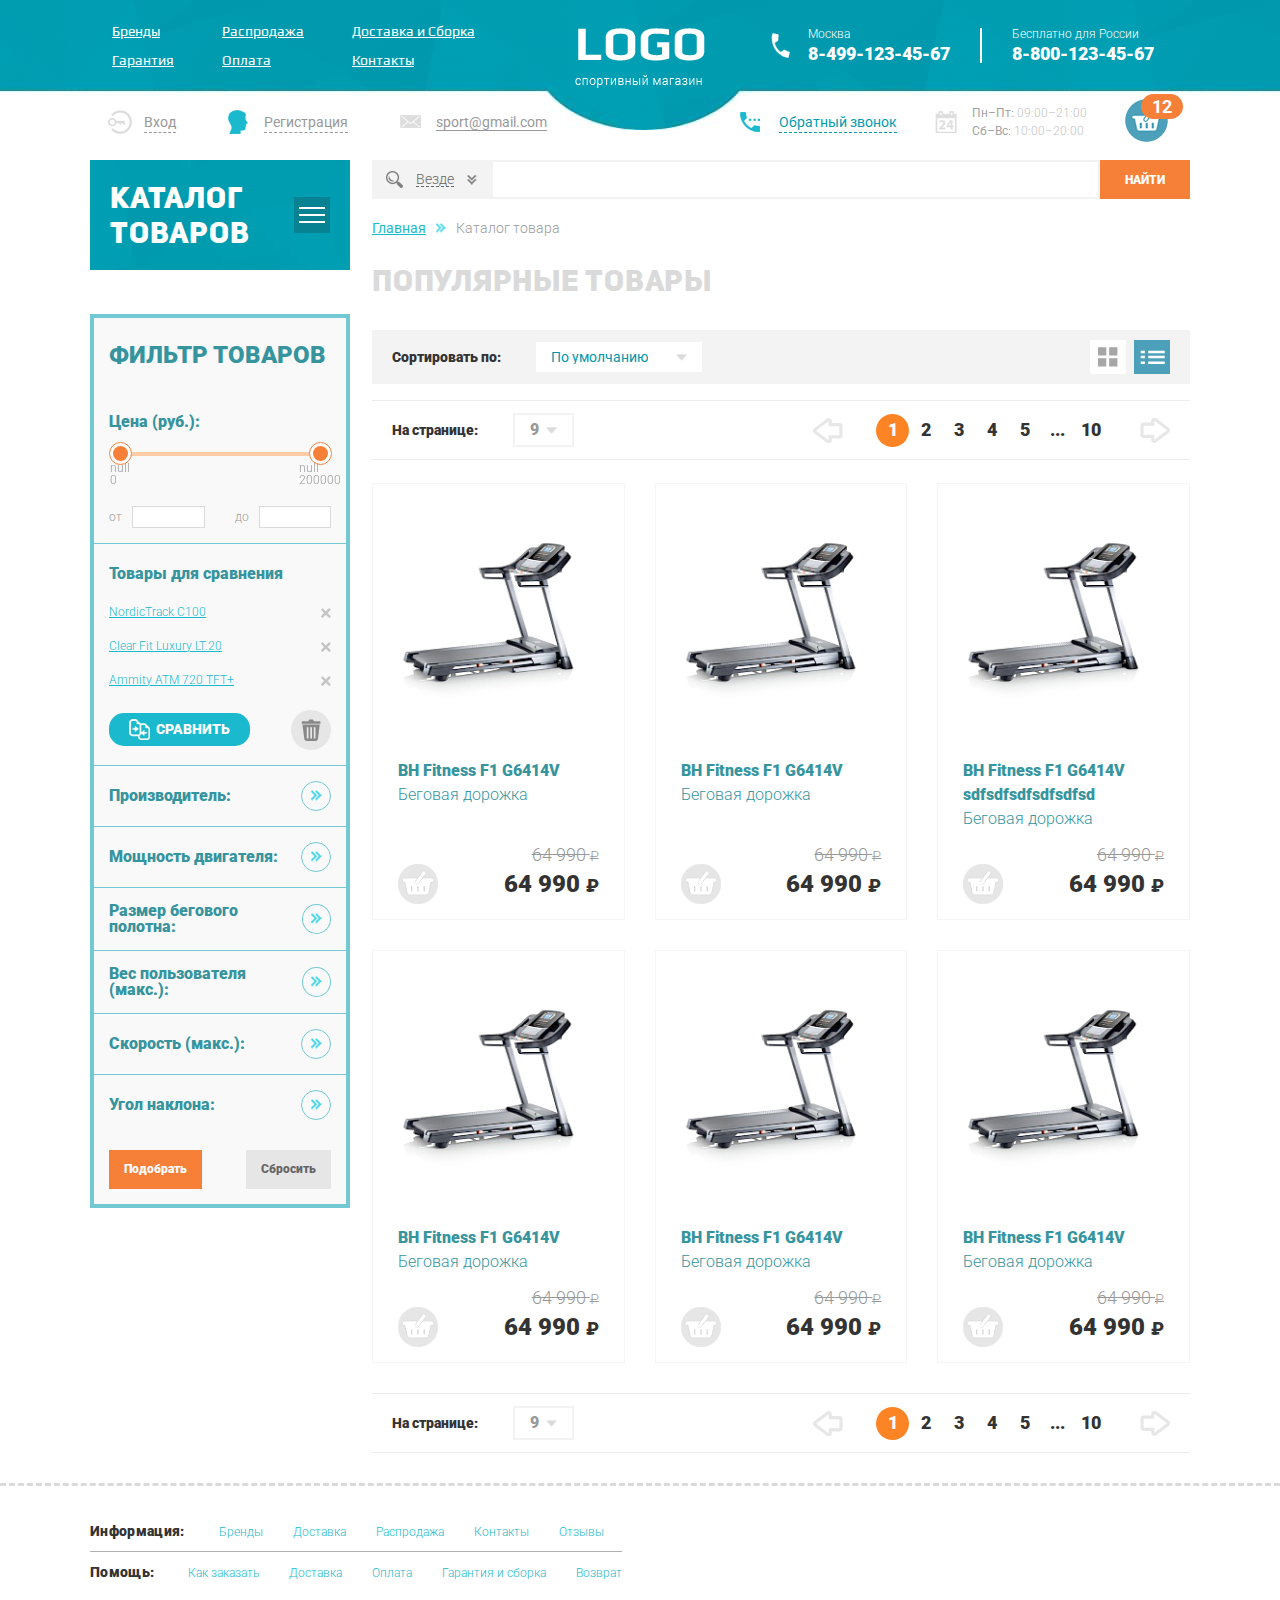
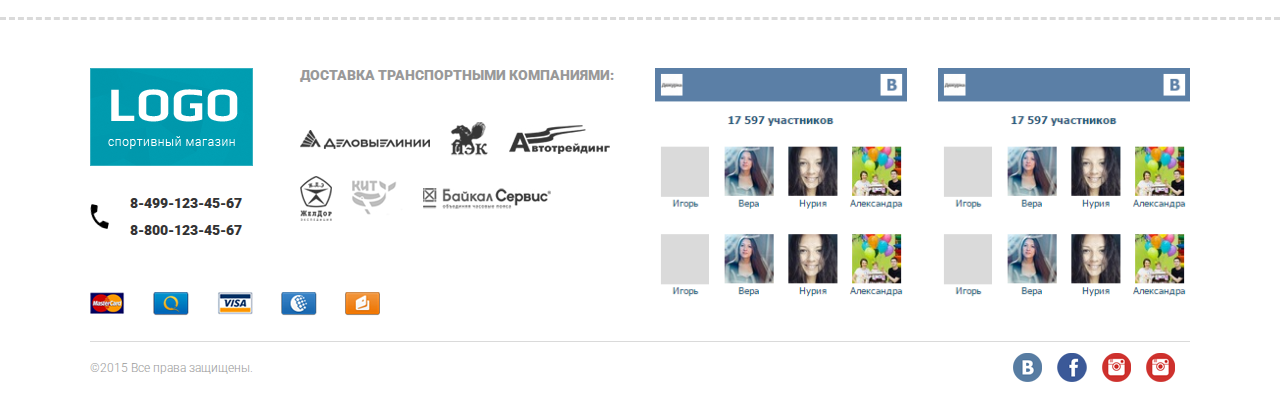
<file: catalog.html>
<!DOCTYPE html>
<html lang="ru">
 <head>
	<title>Каталог</title>
	<meta charset="UTF-8">
	<meta name="format-detection" content="telephone=no">
	<link rel="stylesheet" href="css/style.min.css">
	<link rel="shortcut icon" href="favicon.ico">
	<!-- <meta name="robots" content="noindex, nofollow"> -->
	<!-- <meta name="viewport" content="width=device-width, initial-scale=1.0, maximum-scale=1.0, user-scalable=0"> -->
	<meta name="viewport" content="width=device-width, initial-scale=1.0">
</head>

<body>
    <div class="wrapper">
        <header class="header">
	<div class="header__top top-header">
		<div class="top-header__container _container">
			<div class="top-header__column">
				<div class="top-header__menu menu">
					<div class="menu__icon icon-menu">
						<span></span>
						<span></span>
						<span></span>
					</div>
					<nav class="menu__body">
						<ul class="menu__list">
							<li><a href="" class="menu__link">Бренды</a></li>
							<li><a href="" class="menu__link">Распродажа</a></li>
							<li><a href="" class="menu__link">Доставка и Сборка</a></li>
							<li><a href="" class="menu__link">Гарантия</a></li>
							<li><a href="" class="menu__link">Оплата</a></li>
							<li><a href="" class="menu__link">Контакты</a></li>
						</ul>
					</nav>
				</div>
			</div>
			<div class="top-header__column top-header__column_logo">
				<a href="" class="top-header__logo"><img src="img/logo.png" alt="Logo"></a>
			</div>
			<div class="top-header__column">
				<div class="top-header__contacts contacts-header">
					<div class="contacts-header__column">
						<div class="contacts-header__item contacts-header__item_icon">
							<div class="contacts-header__label">Москва</div>
							<a href="tel:84991234567/" class="contacts-header__phone">8-499-123-45-67</a>
						</div>
					</div>
					<div class="contacts-header__column contacts-header__column_forcart">
						<div class="contacts-header__item contacts-header__item_second-phone">
							<div class="contacts-header__label">Бесплатно для России</div>
							<a href="tel:88001234567/" class="contacts-header__phone">8-800-123-45-67</a>
						</div>
					</div>
				</div>
			</div>


		</div>

	</div>
	<div class="header__bottom bottom-header">
		<div class="bottom-header__container _container">
			<div class="bottom-header__row">
				<div class="bottom-header__column">
					<ul data-da=".menu__body,640,0" class="bottom-header__actions actions-header">
						<li>
							<a href="" class="actions-header__item actions-header__item_login"><span>Вход</span></a>
						</li>
						<li>
							<a href=""
								class="actions-header__item actions-header__item_reg"><span>Регистрация</span></a>
						</li>
						<li>
							<a href="mailto:sport@gmail.com"
								class="actions-header__item actions-header__item_email"><span>sport@gmail.com</span></a>
						</li>
					</ul>
				</div>
				<div class="bottom-header__column">
					<div class="bottom-header__info info-header">
						<div class="info-header__column">
							<a data-da=".menu__body,640,3" href="tel:" class="info-header__callback"><span>Обратный
									звонок</span></a>
						</div>
						<div class="info-header__column">
							<div class="info-header__schedule">
								<p><span>Пн–Пт: </span>09:00–21:00</p>
								<p><span>Сб–Вс: </span>10:00–20:00</p>
							</div>
						</div>
						<div class="info-header__column">
							<a data-da=".contacts-header__column_forcart,640,3" class="info-header__cart">
								<span>12</span>
							</a>
						</div>
					</div>
				</div>
			</div>

		</div>
	</div>
</header>
        <main class="page">
            <div class="page__container _container">
                <aside class="page__side">
                    <nav class="page__menu menu-page">
                        <div class="menu-page__header">
                            <div class="menu-page__title">Каталог товаров</div>
                            <div class="menu-page__burger">
                                <div class="menu-page__lines">
                                    <span></span>
                                    <span></span>
                                    <span></span>
                                </div>

                            </div>
                        </div>
                        <div class="menu-page__body">
                            <ul class="menu-page__list">
                                <li class="menu-page__parent">
                                    <a href="" class="menu-page__link">Беговые дорожки</a>
                                    <div class="menu-page__submenu submenu-page">
                                        <div class="submenu-page__item">
                                            <ul class="submenu-page__menu">
                                                <li><a href="" class="submenu-page__link">Всепогодный</a></li>
                                                <li><a href="" class="submenu-page__link">Для помещений</a></li>
                                                <li><a href="" class="submenu-page__link">Профессиональный</a></li>
                                                <li><a href="" class="submenu-page__link">Любительский</a></li>
                                            </ul>
                                            <div class="submenu-page__product">
                                                <div class="item-product">
                                                    <div class="item-product__labels">
                                                        <div class="item-product__label">Новинка</div>
                                                    </div>
                                                    <a href="" class="item-product__image">
                                                        <img src="img/products/01.jpg" alt="Теннисный стол">
                                                    </a>
                                                    <div class="item-product__body">
                                                        <a href="" class="item-product__title">Домашний теннисный
                                                            стол
                                                            Donic Indoor Roller 800 Green</a>
                                                        <div class="item-product__footer">
                                                            <a href="" class="item-product__add"></a>
                                                            <div class="item-product__price rub">64 990 </div>
                                                        </div>
                                                    </div>

                                                </div>
                                            </div>
                                        </div>
                                    </div>
                                </li>
                                <li><a href="" class="menu-page__link">Эллиптические тренажеры</a></li>
                                <li><a href="" class="menu-page__link">Велотренажеры</a></li>
                                <li><a href="" class="menu-page__link">Гребные тренажеры</a></li>
                                <li><a href="" class="menu-page__link">Вибромассажеры</a></li>
                                <li class="menu-page__parent">
                                    <a href="" class="menu-page__link">Теннисные столы </a>
                                    <div class="menu-page__submenu submenu-page">
                                        <div class="submenu-page__item">
                                            <ul class="submenu-page__menu">
                                                <li><a href="" class="submenu-page__link">Всепогодный</a></li>
                                                <li><a href="" class="submenu-page__link">Для помещений</a></li>
                                                <li><a href="" class="submenu-page__link">Профессиональный</a></li>
                                                <li><a href="" class="submenu-page__link">Любительский</a></li>
                                            </ul>
                                            <div class="submenu-page__product">
                                                <div class="item-product">
                                                    <div class="item-product__labels">
                                                        <div class="item-product__label">Товар дня</div>
                                                    </div>
                                                    <a href="" class="item-product__image">
                                                        <img src="img/products/01.jpg" alt="Теннисный стол">
                                                    </a>
                                                    <div class="item-product__body">
                                                        <a href="" class="item-product__title">Домашний теннисный
                                                            стол
                                                            Donic Indoor Roller 800 Green</a>
                                                        <div class="item-product__footer">
                                                            <a href="" class="item-product__add"></a>
                                                            <div class="item-product__price rub">64 990 </div>
                                                        </div>
                                                    </div>

                                                </div>
                                            </div>
                                        </div>
                                    </div>
                                </li>
                                <li><a href="" class="menu-page__link">Баскетбол</a></li>
                                <li class="menu-page__parent">
                                    <a href="" class="menu-page__link">Массажные кресла</a>
                                    <div class="menu-page__submenu submenu-page">
                                        <div class="submenu-page__item">
                                            <ul class="submenu-page__menu">
                                                <li><a href="" class="submenu-page__link">Всепогодный</a></li>
                                                <li><a href="" class="submenu-page__link">Для помещений</a></li>
                                                <li><a href="" class="submenu-page__link">Профессиональный</a></li>
                                                <li><a href="" class="submenu-page__link">Любительский</a></li>
                                            </ul>
                                            <div class="submenu-page__product">
                                                <div class="item-product">
                                                    <div class="item-product__labels">
                                                        <div class="item-product__label">Новинка</div>
                                                    </div>
                                                    <a href="" class="item-product__image">
                                                        <img src="img/products/01.jpg" alt="Теннисный стол">
                                                    </a>
                                                    <div class="item-product__body">
                                                        <a href="" class="item-product__title">Домашний теннисный
                                                            стол
                                                            Donic Indoor Roller 800 Green</a>
                                                        <div class="item-product__footer">
                                                            <div class="item-product__old-price rub">64 990 </div>
                                                            <a href="" class="item-product__add"></a>
                                                            <div class="item-product__price rub">64 990 </div>
                                                        </div>
                                                    </div>
                                                </div>
                                            </div>
                                        </div>
                                    </div>
                                </li>
                                <li class="menu-page__parent">
                                    <a href="" class="menu-page__link">Массажные столы </a>
                                    <div class="menu-page__submenu submenu-page">
                                        <div class="submenu-page__item">
                                            <ul class="submenu-page__menu">
                                                <li><a href="" class="submenu-page__link">Всепогодный</a></li>
                                                <li><a href="" class="submenu-page__link">Для помещений</a></li>
                                                <li><a href="" class="submenu-page__link">Профессиональный</a></li>
                                                <li><a href="" class="submenu-page__link">Любительский</a></li>
                                            </ul>
                                            <div class="submenu-page__product">
                                                <div class="item-product">
                                                    <div class="item-product__labels">
                                                        <div class="item-product__label">Товар дня</div>
                                                    </div>
                                                    <a href="" class="item-product__image">
                                                        <img src="img/products/01.jpg" alt="Теннисный стол">
                                                    </a>
                                                    <div class="item-product__body">
                                                        <a href="" class="item-product__title">Домашний теннисный
                                                            стол
                                                            Donic Indoor Roller 800 Green</a>
                                                        <div class="item-product__footer">
                                                            <div class="item-product__old-price rub">64 990 </div>
                                                            <a href="" class="item-product__add"></a>
                                                            <div class="item-product__price rub">64 990 </div>
                                                        </div>
                                                    </div>

                                                </div>
                                            </div>
                                        </div>
                                    </div>
                                </li>
                                <li><a href="" class="menu-page__link">Силовые тренажеры</a></li>
                                <li><a href="" class="menu-page__link">Батуты</a></li>
                                <li><a href="" class="menu-page__link">Детские городки</a></li>
                                <li><a href="" class="menu-page__link">Дачная мебель</a></li>
                                <li><a href="" class="menu-page__link">Уличные спортивные комплексы</a></li>
                                <li><a href="" class="menu-page__link">Аксессуары</a></li>
                            </ul>
                        </div>
                    </nav>
                    <form action="#" class="filter">
                        <div class="filter__title">Фильтр товаров</div>
                        <div class="filter__content">
                            <div data-spollers class="filter__body">
                                <div class="filter__section section-filter">
                                    <div class="section-filter__title">Цена (руб.):</div>
                                    <div class="section-filter__body">
                                        <div class="price-filter">
                                            <div class="price-filter__slider"></div>
                                            <div class="price-filter__values values-price-filter">
                                                <div class="values-price-filter__column">
                                                    <div class="values-price-filter__label">от</div>
                                                    <div class="values-price-filter__input">
                                                        <input id="price-start" type="text" autocomplete="off"
                                                            class="input" name="form[]">
                                                    </div>
                                                </div>

                                                <div class="values-price-filter__column">
                                                    <div class="values-price-filter__label">до</div>
                                                    <div class="values-price-filter__input">
                                                        <input id="price-end" type="text" autocomplete="off"
                                                            class="input" name="form[]">
                                                    </div>
                                                </div>
                                            </div>
                                        </div>
                                    </div>
                                </div>
                                <div class="filter__section section-filter">
                                    <div class="section-filter__title">Товары для сравнения</div>
                                    <div class="section-filter__body">
                                        <div class="compare-filter">
                                            <div class="compare-filter__items">
                                                <div class="compare-filter__item">
                                                    <a href="" class="compare-filter__link">NordicTrack C100</a>
                                                    <a href="" class="compare-filter__remove"></a>
                                                </div>
                                                <div class="compare-filter__item">
                                                    <a href="" class="compare-filter__link">Clear Fit Luxury LT.20</a>
                                                    <a href="" class="compare-filter__remove"></a>
                                                </div>
                                                <div class="compare-filter__item">
                                                    <a href="" class="compare-filter__link">Ammity ATM 720 TFT+</a>
                                                    <a href="" class="compare-filter__remove"></a>
                                                </div>
                                            </div>
                                            <div class="compare-filter__footer">
                                                <a href="" class="compare-filter__button"><span>Сравнить</span></a>
                                                <a href="" class="compare-filter__clean"></a>



                                            </div>
                                        </div>
                                    </div>
                                </div>
                                <div class="filter__section section-filter">
                                    <div data-spoller class="section-filter__title spoller-title">Производитель:</div>
                                    <div class="section-filter__body">
                                        <label class="section-filter__checkbox checkbox">
                                            <input data-error="Ошибка" type="checkbox" class="checkbox__input" value="1"
                                                name="form[]">
                                            <span class="checkbox__text"><span>Сlear-fit</span></span>
                                        </label>
                                        <label class="section-filter__checkbox checkbox">
                                            <input data-error="Ошибка" type="checkbox" class="checkbox__input" value="1"
                                                name="form[]">
                                            <span class="checkbox__text"><span>Diadora</span></span>
                                        </label>
                                        <label class="section-filter__checkbox checkbox">
                                            <input data-error="Ошибка" type="checkbox" class="checkbox__input" value="1"
                                                name="form[]">
                                            <span class="checkbox__text"><span>Hasttings</span></span>
                                        </label>
                                        <label class="section-filter__checkbox checkbox">
                                            <input data-error="Ошибка" type="checkbox" class="checkbox__input" value="1"
                                                name="form[]">
                                            <span class="checkbox__text"><span>Carbon-fitness</span></span>
                                        </label>
                                        <label class="section-filter__checkbox checkbox">
                                            <input data-error="Ошибка" type="checkbox" class="checkbox__input" value="1"
                                                name="form[]">
                                            <span class="checkbox__text"><span>Nordic Track</span></span>
                                        </label>
                                    </div>
                                </div>
                                <div class="filter__section section-filter">
                                    <div data-spoller class="section-filter__title spoller-title">Мощность двигателя:
                                    </div>
                                    <div class="section-filter__body">
                                        <label class="section-filter__checkbox checkbox">
                                            <input data-error="Ошибка" type="checkbox" class="checkbox__input" value="1"
                                                name="form[]">
                                            <span class="checkbox__text"><span>12</span></span>
                                        </label>
                                        <label class="section-filter__checkbox checkbox">
                                            <input data-error="Ошибка" type="checkbox" class="checkbox__input" value="1"
                                                name="form[]">
                                            <span class="checkbox__text"><span>14</span></span>
                                        </label>
                                        <label class="section-filter__checkbox checkbox">
                                            <input data-error="Ошибка" type="checkbox" class="checkbox__input" value="1"
                                                name="form[]">
                                            <span class="checkbox__text"><span>16</span></span>
                                        </label>
                                        <label class="section-filter__checkbox checkbox">
                                            <input data-error="Ошибка" type="checkbox" class="checkbox__input" value="1"
                                                name="form[]">
                                            <span class="checkbox__text"><span>18</span></span>
                                        </label>
                                        <label class="section-filter__checkbox checkbox">
                                            <input data-error="Ошибка" type="checkbox" class="checkbox__input" value="1"
                                                name="form[]">
                                            <span class="checkbox__text"><span>20</span></span>
                                        </label>
                                    </div>
                                </div>
                                <div class="filter__section section-filter">
                                    <div data-spoller class="section-filter__title spoller-title">Размер бегового
                                        полотна:
                                    </div>
                                    <div class="section-filter__body">
                                        <label class="section-filter__checkbox checkbox">
                                            <input data-error="Ошибка" type="checkbox" class="checkbox__input" value="1"
                                                name="form[]">
                                            <span class="checkbox__text"><span>300</span></span>
                                        </label>
                                        <label class="section-filter__checkbox checkbox">
                                            <input data-error="Ошибка" type="checkbox" class="checkbox__input" value="1"
                                                name="form[]">
                                            <span class="checkbox__text"><span>400</span></span>
                                        </label>
                                        <label class="section-filter__checkbox checkbox">
                                            <input data-error="Ошибка" type="checkbox" class="checkbox__input" value="1"
                                                name="form[]">
                                            <span class="checkbox__text"><span>500</span></span>
                                        </label>
                                        <label class="section-filter__checkbox checkbox">
                                            <input data-error="Ошибка" type="checkbox" class="checkbox__input" value="1"
                                                name="form[]">
                                            <span class="checkbox__text"><span>600</span></span>
                                        </label>
                                        <label class="section-filter__checkbox checkbox">
                                            <input data-error="Ошибка" type="checkbox" class="checkbox__input" value="1"
                                                name="form[]">
                                            <span class="checkbox__text"><span>700</span></span>
                                        </label>
                                    </div>
                                </div>
                                <div class="filter__section section-filter">
                                    <div data-spoller class="section-filter__title spoller-title">Вес пользователя
                                        (макс.):
                                    </div>
                                    <div class="section-filter__body">
                                        <label class="section-filter__checkbox checkbox">
                                            <input data-error="Ошибка" type="checkbox" class="checkbox__input" value="1"
                                                name="form[]">
                                            <span class="checkbox__text"><span>70</span></span>
                                        </label>
                                        <label class="section-filter__checkbox checkbox">
                                            <input data-error="Ошибка" type="checkbox" class="checkbox__input" value="1"
                                                name="form[]">
                                            <span class="checkbox__text"><span>80</span></span>
                                        </label>
                                        <label class="section-filter__checkbox checkbox">
                                            <input data-error="Ошибка" type="checkbox" class="checkbox__input" value="1"
                                                name="form[]">
                                            <span class="checkbox__text"><span>90</span></span>
                                        </label>
                                        <label class="section-filter__checkbox checkbox">
                                            <input data-error="Ошибка" type="checkbox" class="checkbox__input" value="1"
                                                name="form[]">
                                            <span class="checkbox__text"><span>100</span></span>
                                        </label>
                                        <label class="section-filter__checkbox checkbox">
                                            <input data-error="Ошибка" type="checkbox" class="checkbox__input" value="1"
                                                name="form[]">
                                            <span class="checkbox__text"><span>110</span></span>
                                        </label>
                                    </div>
                                </div>
                                <div class="filter__section section-filter">
                                    <div data-spoller class="section-filter__title spoller-title">Скорость (макс.):
                                    </div>
                                    <div class="section-filter__body">
                                        <label class="section-filter__checkbox checkbox">
                                            <input data-error="Ошибка" type="checkbox" class="checkbox__input" value="1"
                                                name="form[]">
                                            <span class="checkbox__text"><span>300</span></span>
                                        </label>
                                        <label class="section-filter__checkbox checkbox">
                                            <input data-error="Ошибка" type="checkbox" class="checkbox__input" value="1"
                                                name="form[]">
                                            <span class="checkbox__text"><span>400</span></span>
                                        </label>
                                        <label class="section-filter__checkbox checkbox">
                                            <input data-error="Ошибка" type="checkbox" class="checkbox__input" value="1"
                                                name="form[]">
                                            <span class="checkbox__text"><span>500</span></span>
                                        </label>
                                        <label class="section-filter__checkbox checkbox">
                                            <input data-error="Ошибка" type="checkbox" class="checkbox__input" value="1"
                                                name="form[]">
                                            <span class="checkbox__text"><span>600</span></span>
                                        </label>
                                        <label class="section-filter__checkbox checkbox">
                                            <input data-error="Ошибка" type="checkbox" class="checkbox__input" value="1"
                                                name="form[]">
                                            <span class="checkbox__text"><span>700</span></span>
                                        </label>
                                    </div>
                                </div>
                                <div class="filter__section section-filter">
                                    <div data-spoller class="section-filter__title spoller-title">Угол наклона:
                                    </div>
                                    <div class="section-filter__body">
                                        <label class="section-filter__checkbox checkbox">
                                            <input data-error="Ошибка" type="checkbox" class="checkbox__input" value="1"
                                                name="form[]">
                                            <span class="checkbox__text"><span>нет регулировки</span></span>
                                        </label>
                                        <label class="section-filter__checkbox checkbox">
                                            <input data-error="Ошибка" type="checkbox" class="checkbox__input" value="1"
                                                name="form[]">
                                            <span class="checkbox__text"><span>механическая</span></span>
                                        </label>
                                        <label class="section-filter__checkbox checkbox">
                                            <input data-error="Ошибка" type="checkbox" class="checkbox__input" value="1"
                                                name="form[]">
                                            <span class="checkbox__text"><span>электронная</span></span>
                                        </label>
                                    </div>
                                </div>
                            </div>
                            <div class="filter__footer">
                                <button type="submit" class="filter__button button">Подобрать</button>
                                <button type="reset" class="filter__button button button__grey">Сбросить</button>
                            </div>
                        </div>
                    </form>
                </aside>
                <div class="page__content">
                    <form action="#" class="page__search search-page">
                        <div class="search-page__select">
                            <div class="search-page__title title-se">

                                <span>Везде</span><span data-text="Выбрано:" class="search-page__quantity"></span>
                            </div>
                            <div class="search-page__categories categories-search">
                                <div class="categories-search__row">
                                    <div class="categories-search__column">
                                        <ul class="categories-search__list">
                                            <li>
                                                <label class="categories-search__checkbox checkbox">
                                                    <input type="checkbox" class="checkbox__input">
                                                    <span class="checkbox__text"><span>Беговые дорожки</span></span>
                                                </label>
                                            </li>
                                            <li>
                                                <label class="categories-search__checkbox checkbox">
                                                    <input type="checkbox" class="checkbox__input">
                                                    <span class="checkbox__text"><span>Эллиптические
                                                            тренажеры</span></span>
                                                </label>
                                            </li>
                                            <li>
                                                <label class="categories-search__checkbox checkbox">
                                                    <input type="checkbox" class="checkbox__input">
                                                    <span class="checkbox__text"><span>Велотренажеры</span></span>
                                                </label>
                                            </li>
                                            <li>
                                                <label class="categories-search__checkbox checkbox">
                                                    <input type="checkbox" class="checkbox__input">
                                                    <span class="checkbox__text"><span>Гребные тренажеры</span></span>
                                                </label>
                                            </li>
                                            <li>
                                                <label class="categories-search__checkbox checkbox">
                                                    <input type="checkbox" class="checkbox__input">
                                                    <span class="checkbox__text"><span>Вибромассажеры</span></span>
                                                </label>
                                            </li>
                                        </ul>
                                    </div>
                                    <div class="categories-search__column">
                                        <ul class="categories-search__list">
                                            <li>
                                                <label class="categories-search__checkbox checkbox">
                                                    <input type="checkbox" class="checkbox__input">
                                                    <span class="checkbox__text"><span>Беговые дорожки</span></span>
                                                </label>
                                            </li>
                                            <li>
                                                <label class="categories-search__checkbox checkbox">
                                                    <input type="checkbox" class="checkbox__input">
                                                    <span class="checkbox__text"><span>Эллиптические
                                                            тренажеры</span></span>
                                                </label>
                                            </li>
                                            <li>
                                                <label class="categories-search__checkbox checkbox">
                                                    <input type="checkbox" class="checkbox__input">
                                                    <span class="checkbox__text"><span>Велотренажеры</span></span>
                                                </label>
                                            </li>
                                            <li>
                                                <label class="categories-search__checkbox checkbox">
                                                    <input type="checkbox" class="checkbox__input">
                                                    <span class="checkbox__text"><span>Гребные тренажеры</span></span>
                                                </label>
                                            </li>
                                            <li>
                                                <label class="categories-search__checkbox checkbox">
                                                    <input type="checkbox" class="checkbox__input">
                                                    <span class="checkbox__text"><span>Вибромассажеры</span></span>
                                                </label>
                                            </li>
                                        </ul>
                                    </div>
                                    <div class="categories-search__column">
                                        <ul class="categories-search__list">
                                            <li>
                                                <label class="categories-search__checkbox checkbox">
                                                    <input type="checkbox" class="checkbox__input">
                                                    <span class="checkbox__text"><span>Беговые дорожки</span></span>
                                                </label>
                                            </li>
                                            <li>
                                                <label class="categories-search__checkbox checkbox">
                                                    <input type="checkbox" class="checkbox__input">
                                                    <span class="checkbox__text"><span>Эллиптические
                                                            тренажеры</span></span>
                                                </label>
                                            </li>
                                            <li>
                                                <label class="categories-search__checkbox checkbox">
                                                    <input type="checkbox" class="checkbox__input">
                                                    <span class="checkbox__text"><span>Велотренажеры</span></span>
                                                </label>
                                            </li>
                                            <li>
                                                <label class="categories-search__checkbox checkbox">
                                                    <input type="checkbox" class="checkbox__input">
                                                    <span class="checkbox__text"><span>Гребные тренажеры</span></span>
                                                </label>
                                            </li>
                                            <li>
                                                <label class="categories-search__checkbox checkbox">
                                                    <input type="checkbox" class="checkbox__input">
                                                    <span class="checkbox__text"><span>Вибромассажеры</span></span>
                                                </label>
                                            </li>
                                        </ul>
                                    </div>
                                </div>

                            </div>
                        </div>
                        <div class="search-page__input">
                            <input autocomplete="off" type="text" name="form[]" data-erroe="Ошибка">
                        </div>
                        <button type="submit" class="search-page__button button">Найти</button>

                    </form>
                    <nav class="breadcrumbs">
                        <ul class="breadcrumbs__list">
                            <li><a href="" class="breadcrumbs__link">Главная</a></li>
                            <li><span class="breadcrumbs__item">Каталог товара</span></li>
                        </ul>
                    </nav>
                    <div class="catalog">
                        <h1 class="catalog__title">Популярные товары</h1>
                        <div class="catalog__actions actions-catalog">
                            <div class="actions-catalog__order order-catalog">
                                <div class="order-catalog__label">Сортировать по:</div>
                                <div class="order-catalog__select">
                                    <select name="form[]" class="form">
                                        <option value="1" selected="selected">По умолчанию</option>
                                        <option value="2">По цене</option>
                                        <option value="3">По названию</option>
                                    </select>
                                </div>

                            </div>
                            <div class="actions-catalog__view view-catalog">
                                <div class="view-catalog__item view-catalog__item_grid"></div>
                                <div class="view-catalog__item view-catalog__item_list"></div>
                            </div>
                        </div>
                        <div class="catalog__navi navi-catalog navi-catalog__top">
                            <div class="navi-catalog__show show-catalog">
                                <div class="show-catalog__label">На странице:</div>
                                <div class="show-catalog__select">
                                    <select name="form[]" class="show">
                                        <option value="1" selected="selected">9</option>
                                        <option value="2">18</option>
                                        <option value="3">32</option>
                                        <option value="3">100</option>
                                    </select>
                                </div>
                            </div>
                            <div class="navi-catalog__pages">
                                <div class="pagging">
	<a href="" class="pagging__arrow"></a>
	<ul class="pagging__list">
		<li>
			<a href="" class="pagging__item _active">1</a>
		</li>
		<li>
			<a href="" class="pagging__item">2</a>
		</li>
		<li>
			<a href="" class="pagging__item">3</a>
		</li>
		<li>
			<a href="" class="pagging__item">4</a>
		</li>
		<li>
			<a href="" class="pagging__item">5</a>
		</li>
		<li>
			<a href="" class="pagging__item">...</a>
		</li>
		<li>
			<a href="" class="pagging__item">10</a>
		</li>
	</ul>
	<a href="" class="pagging__arrow"></a>
</div>
                            </div>
                        </div>
                        <div class="catalog__products items-products">
                            <div class="items-products__column">
                                <div class="item-product">
                                    <div class="item-product__labels">
                                    </div>
                                    <a href="" class="item-product__image">
                                        <img src="img/products/2.jpg" alt="Теннисный стол">
                                    </a>
                                    <div class="item-product__body">
                                        <a href="" class="item-product__title">
                                            <span>BH Fitness F1 G6414V</span>
                                            Беговая дорожка
                                        </a>
                                        <div class="item-product__footer">
                                            <div class="item-product__old-price rub">64 990 </div>
                                            <a href="" class="item-product__add"></a>
                                            <div class="item-product__price rub">64 990 </div>
                                        </div>
                                    </div>
                                    <div class="item-product__hover hover-item-product">
                                        <a class="hover-item-product__title">
                                            <span>BH Fitness F1 G6414V</span>
                                            Беговая дорожка
                                        </a>
                                        <div class="hover-item-product__options options-item-product">
                                            <div class="options-item-product__item">
                                                <div class="options-item-product__label">Тип беговой дорожки:
                                                </div>
                                                <div class="options-item-product__value">Электрическая</div>
                                            </div>
                                            <div class="options-item-product__item">
                                                <div class="options-item-product__label">Скорость движения
                                                    (км/ч): </div>
                                                <div class="options-item-product__value">22</div>
                                            </div>
                                            <div class="options-item-product__item">
                                                <div class="options-item-product__label">Складывание: </div>
                                                <div class="options-item-product__value">Есть</div>
                                            </div>
                                        </div>
                                        <div class="hover-item-product__body">
                                            <a href="" class="hover-item-product__compare"><span>Сравнить</span></a>
                                        </div>

                                        <div class="hover-item-product__footer">
                                            <div class="hover-item-product__old-price rub">68 990 </div>
                                            <a class="hover-item-product__cart hover-item-product__cart_catalog"></a>
                                            <div class="hover-item-product__price rub">64 990 </div>
                                        </div>
                                    </div>
                                </div>
                            </div>
                            <div class="items-products__column">
                                <div class="item-product">
                                    <div class="item-product__labels">
                                    </div>
                                    <a href="" class="item-product__image">
                                        <img src="img/products/2.jpg" alt="Теннисный стол">
                                    </a>
                                    <div class="item-product__body">
                                        <a href="" class="item-product__title">
                                            <span>BH Fitness F1 G6414V</span>
                                            Беговая дорожка
                                        </a>
                                        <div class="item-product__footer">
                                            <div class="item-product__old-price rub">64 990 </div>
                                            <a href="" class="item-product__add"></a>
                                            <div class="item-product__price rub">64 990 </div>
                                        </div>
                                    </div>
                                    <div class="item-product__hover hover-item-product">
                                        <a class="hover-item-product__title">
                                            <span>BH Fitness F1 G6414V</span>
                                            Беговая дорожка
                                        </a>
                                        <div class="hover-item-product__options options-item-product">
                                            <div class="options-item-product__item">
                                                <div class="options-item-product__label">Тип беговой дорожки:
                                                </div>
                                                <div class="options-item-product__value">Электрическая</div>
                                            </div>
                                            <div class="options-item-product__item">
                                                <div class="options-item-product__label">Скорость движения
                                                    (км/ч): </div>
                                                <div class="options-item-product__value">22</div>
                                            </div>
                                            <div class="options-item-product__item">
                                                <div class="options-item-product__label">Складывание: </div>
                                                <div class="options-item-product__value">Есть</div>
                                            </div>
                                        </div>
                                        <div class="hover-item-product__body">
                                            <a class="hover-item-product__cart"></a>
                                        </div>
                                        <div class="hover-item-product__footer">
                                            <div class="hover-item-product__old-price rub">68 990 </div>
                                            <div class="hover-item-product__stock">в наличии</div>
                                            <div class="hover-item-product__price rub">64 990 </div>
                                        </div>
                                    </div>
                                </div>
                            </div>
                            <div class="items-products__column">
                                <div class="item-product">
                                    <div class="item-product__labels">
                                    </div>
                                    <a href="" class="item-product__image">
                                        <img src="img/products/2.jpg" alt="Теннисный стол">
                                    </a>
                                    <div class="item-product__body">
                                        <a href="" class="item-product__title">
                                            <span>BH Fitness F1 G6414V sdfsdfsdfsdfsdfsd</span>
                                            Беговая дорожка
                                        </a>
                                        <div class="item-product__footer">
                                            <div class="item-product__old-price rub">64 990 </div>
                                            <a href="" class="item-product__add"></a>
                                            <div class="item-product__price rub">64 990 </div>
                                        </div>
                                    </div>
                                    <div class="item-product__hover hover-item-product">
                                        <a class="hover-item-product__title">
                                            <span>BH Fitness F1 G6414V</span>
                                            Беговая дорожка
                                        </a>
                                        <div class="hover-item-product__options options-item-product">
                                            <div class="options-item-product__item">
                                                <div class="options-item-product__label">Тип беговой дорожки:
                                                </div>
                                                <div class="options-item-product__value">Электрическая</div>
                                            </div>
                                            <div class="options-item-product__item">
                                                <div class="options-item-product__label">Скорость движения
                                                    (км/ч): </div>
                                                <div class="options-item-product__value">22</div>
                                            </div>
                                            <div class="options-item-product__item">
                                                <div class="options-item-product__label">Складывание: </div>
                                                <div class="options-item-product__value">Есть</div>
                                            </div>
                                        </div>
                                        <div class="hover-item-product__body">
                                            <a class="hover-item-product__cart"></a>
                                        </div>
                                        <div class="hover-item-product__footer">
                                            <div class="hover-item-product__old-price rub">68 990 </div>
                                            <div class="hover-item-product__stock">в наличии</div>
                                            <div class="hover-item-product__price rub">64 990 </div>
                                        </div>
                                    </div>
                                </div>
                            </div>
                            <div class="items-products__column">
                                <div class="item-product">
                                    <div class="item-product__labels">
                                    </div>
                                    <a href="" class="item-product__image">
                                        <img src="img/products/2.jpg" alt="Теннисный стол">
                                    </a>
                                    <div class="item-product__body">
                                        <a href="" class="item-product__title">
                                            <span>BH Fitness F1 G6414V</span>
                                            Беговая дорожка
                                        </a>
                                        <div class="item-product__footer">
                                            <div class="item-product__old-price rub">64 990 </div>
                                            <a href="" class="item-product__add"></a>
                                            <div class="item-product__price rub">64 990 </div>
                                        </div>
                                    </div>
                                    <div class="item-product__hover hover-item-product">
                                        <a class="hover-item-product__title">
                                            <span>BH Fitness F1 G6414V</span>
                                            Беговая дорожка
                                        </a>
                                        <div class="hover-item-product__options options-item-product">
                                            <div class="options-item-product__item">
                                                <div class="options-item-product__label">Тип беговой дорожки:
                                                </div>
                                                <div class="options-item-product__value">Электрическая</div>
                                            </div>
                                            <div class="options-item-product__item">
                                                <div class="options-item-product__label">Скорость движения
                                                    (км/ч): </div>
                                                <div class="options-item-product__value">22</div>
                                            </div>
                                            <div class="options-item-product__item">
                                                <div class="options-item-product__label">Складывание: </div>
                                                <div class="options-item-product__value">Есть</div>
                                            </div>
                                        </div>
                                        <div class="hover-item-product__body">
                                            <a class="hover-item-product__cart"></a>
                                        </div>
                                        <div class="hover-item-product__footer">
                                            <div class="hover-item-product__old-price rub">68 990 </div>
                                            <div class="hover-item-product__stock">в наличии</div>
                                            <div class="hover-item-product__price rub">64 990 </div>
                                        </div>
                                    </div>
                                </div>
                            </div>
                            <div class="items-products__column">
                                <div class="item-product">
                                    <div class="item-product__labels">
                                    </div>
                                    <a href="" class="item-product__image">
                                        <img src="img/products/2.jpg" alt="Теннисный стол">
                                    </a>
                                    <div class="item-product__body">
                                        <a href="" class="item-product__title">
                                            <span>BH Fitness F1 G6414V</span>
                                            Беговая дорожка
                                        </a>
                                        <div class="item-product__footer">
                                            <div class="item-product__old-price rub">64 990 </div>
                                            <a href="" class="item-product__add"></a>
                                            <div class="item-product__price rub">64 990 </div>
                                        </div>
                                    </div>
                                    <div class="item-product__hover hover-item-product">
                                        <a class="hover-item-product__title">
                                            <span>BH Fitness F1 G6414V</span>
                                            Беговая дорожка
                                        </a>
                                        <div class="hover-item-product__options options-item-product">
                                            <div class="options-item-product__item">
                                                <div class="options-item-product__label">Тип беговой дорожки:
                                                </div>
                                                <div class="options-item-product__value">Электрическая</div>
                                            </div>
                                            <div class="options-item-product__item">
                                                <div class="options-item-product__label">Скорость движения
                                                    (км/ч): </div>
                                                <div class="options-item-product__value">22</div>
                                            </div>
                                            <div class="options-item-product__item">
                                                <div class="options-item-product__label">Складывание: </div>
                                                <div class="options-item-product__value">Есть</div>
                                            </div>
                                        </div>
                                        <div class="hover-item-product__body">
                                            <a class="hover-item-product__cart"></a>
                                        </div>
                                        <div class="hover-item-product__footer">
                                            <div class="hover-item-product__old-price rub">68 990 </div>
                                            <div class="hover-item-product__stock">в наличии</div>
                                            <div class="hover-item-product__price rub">64 990 </div>
                                        </div>
                                    </div>
                                </div>
                            </div>
                            <div class="items-products__column">
                                <div class="item-product">
                                    <div class="item-product__labels">
                                    </div>
                                    <a href="" class="item-product__image">
                                        <img src="img/products/2.jpg" alt="Теннисный стол">
                                    </a>
                                    <div class="item-product__body">
                                        <a href="" class="item-product__title">
                                            <span>BH Fitness F1 G6414V</span>
                                            Беговая дорожка
                                        </a>
                                        <div class="item-product__footer">
                                            <div class="item-product__old-price rub">64 990 </div>
                                            <a href="" class="item-product__add"></a>
                                            <div class="item-product__price rub">64 990 </div>
                                        </div>
                                    </div>
                                    <div class="item-product__hover hover-item-product">
                                        <a class="hover-item-product__title">
                                            <span>BH Fitness F1 G6414V</span>
                                            Беговая дорожка
                                        </a>
                                        <div class="hover-item-product__options options-item-product">
                                            <div class="options-item-product__item">
                                                <div class="options-item-product__label">Тип беговой дорожки:
                                                </div>
                                                <div class="options-item-product__value">Электрическая</div>
                                            </div>
                                            <div class="options-item-product__item">
                                                <div class="options-item-product__label">Скорость движения
                                                    (км/ч): </div>
                                                <div class="options-item-product__value">22</div>
                                            </div>
                                            <div class="options-item-product__item">
                                                <div class="options-item-product__label">Складывание: </div>
                                                <div class="options-item-product__value">Есть</div>
                                            </div>
                                        </div>
                                        <div class="hover-item-product__body">
                                            <a class="hover-item-product__cart"></a>
                                        </div>

                                        <div class="hover-item-product__footer">
                                            <div class="hover-item-product__old-price rub">68 990 </div>
                                            <div class="hover-item-product__stock">в наличии</div>
                                            <div class="hover-item-product__price rub">64 990 </div>
                                        </div>
                                    </div>
                                </div>
                            </div>
                        </div>
                        <div class="catalog__navi navi-catalog">
                            <div class="navi-catalog__show show-catalog">
                                <div class="show-catalog__label">На странице:</div>
                                <div class="show-catalog__select">
                                    <select name="form[]" class="show">
                                        <option value="1" selected="selected">9</option>
                                        <option value="2">18</option>
                                        <option value="3">32</option>
                                        <option value="3">100</option>
                                    </select>
                                </div>
                            </div>
                            <div class="navi-catalog__pages">
                                <div class="pagging">
	<a href="" class="pagging__arrow"></a>
	<ul class="pagging__list">
		<li>
			<a href="" class="pagging__item _active">1</a>
		</li>
		<li>
			<a href="" class="pagging__item">2</a>
		</li>
		<li>
			<a href="" class="pagging__item">3</a>
		</li>
		<li>
			<a href="" class="pagging__item">4</a>
		</li>
		<li>
			<a href="" class="pagging__item">5</a>
		</li>
		<li>
			<a href="" class="pagging__item">...</a>
		</li>
		<li>
			<a href="" class="pagging__item">10</a>
		</li>
	</ul>
	<a href="" class="pagging__arrow"></a>
</div>
                            </div>
                        </div>
                    </div>
                </div>
            </div>
            <div class="page-info__menu info-menu">
                <div class="info-menu__container _container">
                    <div class="info-menu__body">
                        <div class="info-menu__line">
                            <div class="info-menu__label">Информация:</div>
                            <ul class="info-menu__list">
                                <li><a href="" class="info-menu__link">Бренды</a></li>
                                <li><a href="" class="info-menu__link">Доставка</a></li>
                                <li><a href="" class="info-menu__link">Распродажа</a></li>
                                <li><a href="" class="info-menu__link">Контакты</a></li>
                                <li><a href="" class="info-menu__link">Отзывы</a></li>
                            </ul>
                        </div>
                        <div class="info-menu__line">
                            <div class="info-menu__label">Помощь:</div>
                            <ul class="info-menu__list">
                                <li><a href="" class="info-menu__link">Как заказать</a></li>
                                <li><a href="" class="info-menu__link">Доставка</a></li>
                                <li><a href="" class="info-menu__link">Оплата</a></li>
                                <li><a href="" class="info-menu__link">Гарантия и сборка</a></li>
                                <li><a href="" class="info-menu__link">Возврат</a></li>
                            </ul>
                        </div>
                    </div>
                </div>
            </div>

    </div>
    </main>
    <footer class="footer">
	<div class="footer__container _container">
		<div class="footer__body">
			<div class="footer__column">
				<div class="footer__block block-footer">
					<div class="block-footer__column">
						<a href="" class="logo-footer">
							<img src="img/logo_footer.png" alt="">
						</a>
						<div class="block-footer__phones">
							<p><a href="tel:84991234567" class="block-footer__phone">8-499-123-45-67</a></p>
							<p><a href="tel:88001234567" class="block-footer__phone">8-800-123-45-67</a></p>
						</div>
					</div>
					<div class="block-footer__column">
						<div class="block-footer__delivery delivery-footer">
							<div class="delivery-footer__title">Доставка транспортными компаниями:</div>
							<div class="delivery-footer__items">
								<div class="delivery-footer__item">
									<img src="img/delivery/01.jpg" alt="">
								</div>
								<div class="delivery-footer__item">
									<img src="img/delivery/02.jpg" alt="">
								</div>
								<div class="delivery-footer__item">
									<img src="img/delivery/03.jpg" alt="">
								</div>
								<div class="delivery-footer__item">
									<img src="img/delivery/04.jpg" alt="">
								</div>
								<div class="delivery-footer__item">
									<img src="img/delivery/05.jpg" alt="">
								</div>
								<div class="delivery-footer__item">
									<img src="img/delivery/06.jpg" alt="">
								</div>
							</div>
						</div>
					</div>
				</div>
				<div class="footer__payments">
					<img src="img/payment/mc.jpg" alt="">
					<img src="img/payment/qiwi.jpg" alt="">
					<img src="img/payment/viza.jpg" alt="">
					<img src="img/payment/wm.jpg" alt="">
					<img src="img/payment/ym.jpg" alt="">
				</div>
			</div>
			<div class="footer__column">
				<div class="footer__widgets widgets-footer">
					<div class="widgets-footer__column">
						<img src="img/vk.png" alt="">
					</div>
					<div class="widgets-footer__column">
						<img src="img/vk.png" alt="">
					</div>
				</div>
			</div>
		</div>
		<div class="footer__bottom">
			<div class="footer__copy">©2015 Все права защищены.</div>
			<div class="footer__social social-footer">
				<a class="social-footer__item"><img src="img/icons/social/01.png" alt=""></a>
				<a class="social-footer__item"><img src="img/icons/social/facebook.png" alt=""></a>
				<a class="social-footer__item"><img src="img/icons/social/instagram.png" alt=""></a>
				<a class="social-footer__item"><img src="img/icons/social/instagram.png" alt=""></a>
			</div>
		</div>
	</div>
</footer>
    </div>
    <!-- Swiper -->
<!-- <script src="https://unpkg.com/swiper/swiper-bundle.min.js"></script> -->
<script src="js/vendors.min.js"></script>
<script src="js/app.min.js"></script>
</body>

</html>
</file>
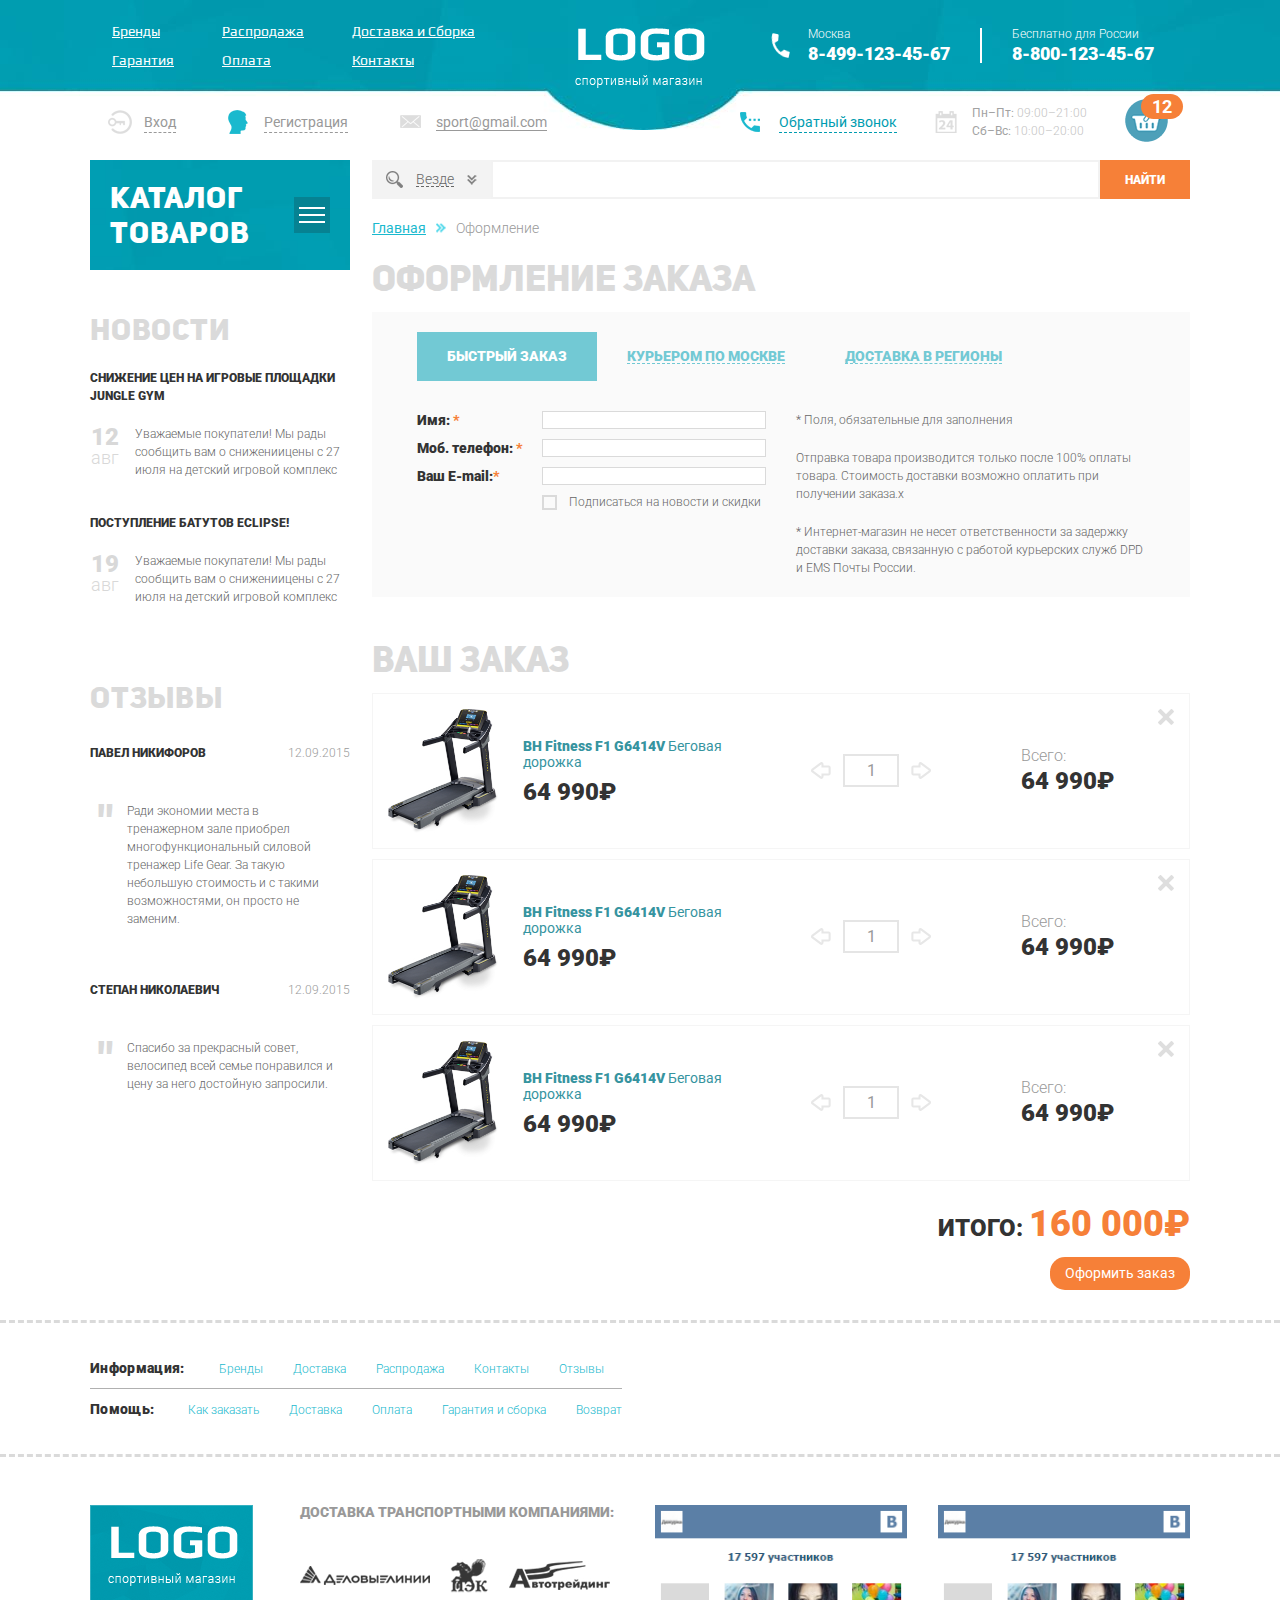
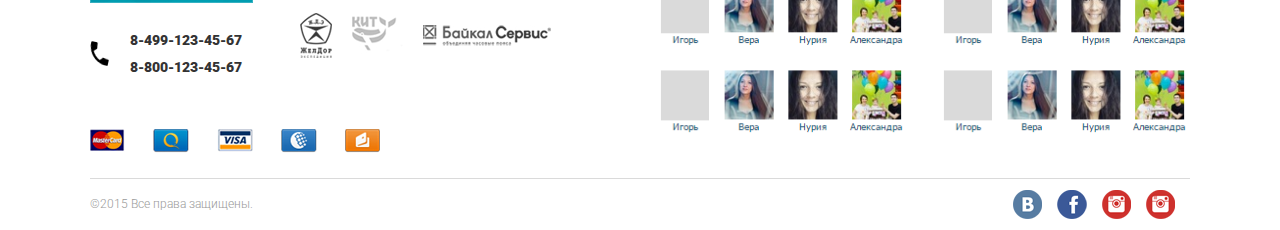
<file: checkout.html>
<!DOCTYPE html>
<html lang="ru">
 <head>
	<title>Оформление</title>
	<meta charset="UTF-8">
	<meta name="format-detection" content="telephone=no">
	<link rel="stylesheet" href="css/style.min.css">
	<link rel="shortcut icon" href="favicon.ico">
	<!-- <meta name="robots" content="noindex, nofollow"> -->
	<!-- <meta name="viewport" content="width=device-width, initial-scale=1.0, maximum-scale=1.0, user-scalable=0"> -->
	<meta name="viewport" content="width=device-width, initial-scale=1.0">
</head>

<body>
    <div class="wrapper">
        <header class="header">
	<div class="header__top top-header">
		<div class="top-header__container _container">
			<div class="top-header__column">
				<div class="top-header__menu menu">
					<div class="menu__icon icon-menu">
						<span></span>
						<span></span>
						<span></span>
					</div>
					<nav class="menu__body">
						<ul class="menu__list">
							<li><a href="" class="menu__link">Бренды</a></li>
							<li><a href="" class="menu__link">Распродажа</a></li>
							<li><a href="" class="menu__link">Доставка и Сборка</a></li>
							<li><a href="" class="menu__link">Гарантия</a></li>
							<li><a href="" class="menu__link">Оплата</a></li>
							<li><a href="" class="menu__link">Контакты</a></li>
						</ul>
					</nav>
				</div>
			</div>
			<div class="top-header__column top-header__column_logo">
				<a href="" class="top-header__logo"><img src="img/logo.png" alt="Logo"></a>
			</div>
			<div class="top-header__column">
				<div class="top-header__contacts contacts-header">
					<div class="contacts-header__column">
						<div class="contacts-header__item contacts-header__item_icon">
							<div class="contacts-header__label">Москва</div>
							<a href="tel:84991234567/" class="contacts-header__phone">8-499-123-45-67</a>
						</div>
					</div>
					<div class="contacts-header__column contacts-header__column_forcart">
						<div class="contacts-header__item contacts-header__item_second-phone">
							<div class="contacts-header__label">Бесплатно для России</div>
							<a href="tel:88001234567/" class="contacts-header__phone">8-800-123-45-67</a>
						</div>
					</div>
				</div>
			</div>


		</div>

	</div>
	<div class="header__bottom bottom-header">
		<div class="bottom-header__container _container">
			<div class="bottom-header__row">
				<div class="bottom-header__column">
					<ul data-da=".menu__body,640,0" class="bottom-header__actions actions-header">
						<li>
							<a href="" class="actions-header__item actions-header__item_login"><span>Вход</span></a>
						</li>
						<li>
							<a href=""
								class="actions-header__item actions-header__item_reg"><span>Регистрация</span></a>
						</li>
						<li>
							<a href="mailto:sport@gmail.com"
								class="actions-header__item actions-header__item_email"><span>sport@gmail.com</span></a>
						</li>
					</ul>
				</div>
				<div class="bottom-header__column">
					<div class="bottom-header__info info-header">
						<div class="info-header__column">
							<a data-da=".menu__body,640,3" href="tel:" class="info-header__callback"><span>Обратный
									звонок</span></a>
						</div>
						<div class="info-header__column">
							<div class="info-header__schedule">
								<p><span>Пн–Пт: </span>09:00–21:00</p>
								<p><span>Сб–Вс: </span>10:00–20:00</p>
							</div>
						</div>
						<div class="info-header__column">
							<a data-da=".contacts-header__column_forcart,640,3" class="info-header__cart">
								<span>12</span>
							</a>
						</div>
					</div>
				</div>
			</div>

		</div>
	</div>
</header>
        <main class="page">
            <div class="page__container _container">
                <aside class="page__side">
                    <nav class="page__menu menu-page">
                        <div class="menu-page__header">
                            <div class="menu-page__title">Каталог товаров</div>
                            <div class="menu-page__burger">
                                <div class="menu-page__lines">
                                    <span></span>
                                    <span></span>
                                    <span></span>
                                </div>

                            </div>
                        </div>
                        <div class="menu-page__body">
                            <ul class="menu-page__list">
                                <li class="menu-page__parent">
                                    <a href="" class="menu-page__link">Беговые дорожки</a>
                                    <div class="menu-page__submenu submenu-page">
                                        <div class="submenu-page__item">
                                            <ul class="submenu-page__menu">
                                                <li><a href="" class="submenu-page__link">Всепогодный</a></li>
                                                <li><a href="" class="submenu-page__link">Для помещений</a></li>
                                                <li><a href="" class="submenu-page__link">Профессиональный</a></li>
                                                <li><a href="" class="submenu-page__link">Любительский</a></li>
                                            </ul>
                                            <div class="submenu-page__product">
                                                <div class="item-product">
                                                    <div class="item-product__labels">
                                                        <div class="item-product__label">Новинка</div>
                                                    </div>
                                                    <a href="" class="item-product__image">
                                                        <img src="img/products/01.jpg" alt="Теннисный стол">
                                                    </a>
                                                    <div class="item-product__body">
                                                        <a href="" class="item-product__title">Домашний теннисный
                                                            стол
                                                            Donic Indoor Roller 800 Green</a>
                                                        <div class="item-product__footer">
                                                            <a href="" class="item-product__add"></a>
                                                            <div class="item-product__price rub">64 990 </div>
                                                        </div>
                                                    </div>

                                                </div>
                                            </div>
                                        </div>
                                    </div>
                                </li>
                                <li><a href="" class="menu-page__link">Эллиптические тренажеры</a></li>
                                <li><a href="" class="menu-page__link">Велотренажеры</a></li>
                                <li><a href="" class="menu-page__link">Гребные тренажеры</a></li>
                                <li><a href="" class="menu-page__link">Вибромассажеры</a></li>
                                <li class="menu-page__parent">
                                    <a href="" class="menu-page__link">Теннисные столы </a>
                                    <div class="menu-page__submenu submenu-page">
                                        <div class="submenu-page__item">
                                            <ul class="submenu-page__menu">
                                                <li><a href="" class="submenu-page__link">Всепогодный</a></li>
                                                <li><a href="" class="submenu-page__link">Для помещений</a></li>
                                                <li><a href="" class="submenu-page__link">Профессиональный</a></li>
                                                <li><a href="" class="submenu-page__link">Любительский</a></li>
                                            </ul>
                                            <div class="submenu-page__product">
                                                <div class="item-product">
                                                    <div class="item-product__labels">
                                                        <div class="item-product__label">Товар дня</div>
                                                    </div>
                                                    <a href="" class="item-product__image">
                                                        <img src="img/products/01.jpg" alt="Теннисный стол">
                                                    </a>
                                                    <div class="item-product__body">
                                                        <a href="" class="item-product__title">Домашний теннисный
                                                            стол
                                                            Donic Indoor Roller 800 Green</a>
                                                        <div class="item-product__footer">
                                                            <a href="" class="item-product__add"></a>
                                                            <div class="item-product__price rub">64 990 </div>
                                                        </div>
                                                    </div>

                                                </div>
                                            </div>
                                        </div>
                                    </div>
                                </li>
                                <li><a href="" class="menu-page__link">Баскетбол</a></li>
                                <li class="menu-page__parent">
                                    <a href="" class="menu-page__link">Массажные кресла</a>
                                    <div class="menu-page__submenu submenu-page">
                                        <div class="submenu-page__item">
                                            <ul class="submenu-page__menu">
                                                <li><a href="" class="submenu-page__link">Всепогодный</a></li>
                                                <li><a href="" class="submenu-page__link">Для помещений</a></li>
                                                <li><a href="" class="submenu-page__link">Профессиональный</a></li>
                                                <li><a href="" class="submenu-page__link">Любительский</a></li>
                                            </ul>
                                            <div class="submenu-page__product">
                                                <div class="item-product">
                                                    <div class="item-product__labels">
                                                        <div class="item-product__label">Новинка</div>
                                                    </div>
                                                    <a href="" class="item-product__image">
                                                        <img src="img/products/01.jpg" alt="Теннисный стол">
                                                    </a>
                                                    <div class="item-product__body">
                                                        <a href="" class="item-product__title">Домашний теннисный
                                                            стол
                                                            Donic Indoor Roller 800 Green</a>
                                                        <div class="item-product__footer">
                                                            <div class="item-product__old-price rub">64 990 </div>
                                                            <a href="" class="item-product__add"></a>
                                                            <div class="item-product__price rub">64 990 </div>
                                                        </div>
                                                    </div>
                                                </div>
                                            </div>
                                        </div>
                                    </div>
                                </li>
                                <li class="menu-page__parent">
                                    <a href="" class="menu-page__link">Массажные столы </a>
                                    <div class="menu-page__submenu submenu-page">
                                        <div class="submenu-page__item">
                                            <ul class="submenu-page__menu">
                                                <li><a href="" class="submenu-page__link">Всепогодный</a></li>
                                                <li><a href="" class="submenu-page__link">Для помещений</a></li>
                                                <li><a href="" class="submenu-page__link">Профессиональный</a></li>
                                                <li><a href="" class="submenu-page__link">Любительский</a></li>
                                            </ul>
                                            <div class="submenu-page__product">
                                                <div class="item-product">
                                                    <div class="item-product__labels">
                                                        <div class="item-product__label">Товар дня</div>
                                                    </div>
                                                    <a href="" class="item-product__image">
                                                        <img src="img/products/01.jpg" alt="Теннисный стол">
                                                    </a>
                                                    <div class="item-product__body">
                                                        <a href="" class="item-product__title">Домашний теннисный
                                                            стол
                                                            Donic Indoor Roller 800 Green</a>
                                                        <div class="item-product__footer">
                                                            <div class="item-product__old-price rub">64 990 </div>
                                                            <a href="" class="item-product__add"></a>
                                                            <div class="item-product__price rub">64 990 </div>
                                                        </div>
                                                    </div>

                                                </div>
                                            </div>
                                        </div>
                                    </div>
                                </li>
                                <li><a href="" class="menu-page__link">Силовые тренажеры</a></li>
                                <li><a href="" class="menu-page__link">Батуты</a></li>
                                <li><a href="" class="menu-page__link">Детские городки</a></li>
                                <li><a href="" class="menu-page__link">Дачная мебель</a></li>
                                <li><a href="" class="menu-page__link">Уличные спортивные комплексы</a></li>
                                <li><a href="" class="menu-page__link">Аксессуары</a></li>
                            </ul>
                        </div>
                    </nav>
                    <div data-da=".page__content,992,last" class="page__content-side">
                        <div class="page__news-side news-side">
                            <a href="" class="news-side__title side-title">Новости</a>
                            <div class="news-side__items">
                                <div class="news-side__item">
                                    <a href="" class="news-side__label">СНИЖЕНИЕ ЦЕН НА ИГРОВЫЕ ПЛОЩАДКИ JUNGLE GYM</a>
                                    <div class="news-side__body">
                                        <div class="news-side__date"><span>12</span>авг</div>
                                        <div class="news-side__text">Уважаемые покупатели! Мы рады сообщить вам о
                                            снижениицены с 27 июля на детский игровой комплекс</div>
                                    </div>
                                </div>
                                <div class="news-side__item">
                                    <a href="" class="news-side__label">ПОСТУПЛЕНИЕ БАТУТОВ ECLIPSE!</a>
                                    <div class="news-side__body">
                                        <div class="news-side__date"><span>19</span>авг</div>
                                        <div class="news-side__text">Уважаемые покупатели! Мы рады сообщить вам о
                                            снижениицены с 27 июля на детский игровой комплекс</div>
                                    </div>
                                </div>
                            </div>
                        </div>
                        <div class="page__rewievs-side rewievs-side">
                            <a href="" class="rewievs-side__title side-title">Отзывы</a>
                            <div class="rewievs-side__items">
                                <div class="rewievs-side__item">
                                    <div class="rewievs-side__header">
                                        <div class="rewievs-side__user">Павел Никифоров</div>
                                        <div class="rewievs-side__date">12.09.2015</div>
                                    </div>
                                    <div class="rewievs-side__body">Ради экономии места в тренажерном
                                        зале приобрел многофункциональный
                                        силовой тренажер Life Gear. За такую
                                        небольшую стоимость и с такими
                                        возможностями, он просто не
                                        заменим. </div>
                                </div>
                                <div class="rewievs-side__item">
                                    <div class="rewievs-side__header">
                                        <div class="rewievs-side__user">Степан Николаевич</div>
                                        <div class="rewievs-side__date">12.09.2015</div>
                                    </div>
                                    <div class="rewievs-side__body">Спасибо за прекрасный совет,
                                        велосипед всей семье понравился
                                        и цену за него достойную запросили.</div>
                                </div>
                            </div>
                        </div>
                    </div>
                </aside>
                <div class="page__content">
                    <form action="#" class="page__search search-page">
                        <div class="search-page__select">
                            <div class="search-page__title title-se">

                                <span>Везде</span><span data-text="Выбрано:" class="search-page__quantity"></span>
                            </div>
                            <div class="search-page__categories categories-search">
                                <div class="categories-search__row">
                                    <div class="categories-search__column">
                                        <ul class="categories-search__list">
                                            <li>
                                                <label class="categories-search__checkbox checkbox">
                                                    <input type="checkbox" class="checkbox__input">
                                                    <span class="checkbox__text"><span>Беговые дорожки</span></span>
                                                </label>
                                            </li>
                                            <li>
                                                <label class="categories-search__checkbox checkbox">
                                                    <input type="checkbox" class="checkbox__input">
                                                    <span class="checkbox__text"><span>Эллиптические
                                                            тренажеры</span></span>
                                                </label>
                                            </li>
                                            <li>
                                                <label class="categories-search__checkbox checkbox">
                                                    <input type="checkbox" class="checkbox__input">
                                                    <span class="checkbox__text"><span>Велотренажеры</span></span>
                                                </label>
                                            </li>
                                            <li>
                                                <label class="categories-search__checkbox checkbox">
                                                    <input type="checkbox" class="checkbox__input">
                                                    <span class="checkbox__text"><span>Гребные тренажеры</span></span>
                                                </label>
                                            </li>
                                            <li>
                                                <label class="categories-search__checkbox checkbox">
                                                    <input type="checkbox" class="checkbox__input">
                                                    <span class="checkbox__text"><span>Вибромассажеры</span></span>
                                                </label>
                                            </li>
                                        </ul>
                                    </div>
                                    <div class="categories-search__column">
                                        <ul class="categories-search__list">
                                            <li>
                                                <label class="categories-search__checkbox checkbox">
                                                    <input type="checkbox" class="checkbox__input">
                                                    <span class="checkbox__text"><span>Беговые дорожки</span></span>
                                                </label>
                                            </li>
                                            <li>
                                                <label class="categories-search__checkbox checkbox">
                                                    <input type="checkbox" class="checkbox__input">
                                                    <span class="checkbox__text"><span>Эллиптические
                                                            тренажеры</span></span>
                                                </label>
                                            </li>
                                            <li>
                                                <label class="categories-search__checkbox checkbox">
                                                    <input type="checkbox" class="checkbox__input">
                                                    <span class="checkbox__text"><span>Велотренажеры</span></span>
                                                </label>
                                            </li>
                                            <li>
                                                <label class="categories-search__checkbox checkbox">
                                                    <input type="checkbox" class="checkbox__input">
                                                    <span class="checkbox__text"><span>Гребные тренажеры</span></span>
                                                </label>
                                            </li>
                                            <li>
                                                <label class="categories-search__checkbox checkbox">
                                                    <input type="checkbox" class="checkbox__input">
                                                    <span class="checkbox__text"><span>Вибромассажеры</span></span>
                                                </label>
                                            </li>
                                        </ul>
                                    </div>
                                    <div class="categories-search__column">
                                        <ul class="categories-search__list">
                                            <li>
                                                <label class="categories-search__checkbox checkbox">
                                                    <input type="checkbox" class="checkbox__input">
                                                    <span class="checkbox__text"><span>Беговые дорожки</span></span>
                                                </label>
                                            </li>
                                            <li>
                                                <label class="categories-search__checkbox checkbox">
                                                    <input type="checkbox" class="checkbox__input">
                                                    <span class="checkbox__text"><span>Эллиптические
                                                            тренажеры</span></span>
                                                </label>
                                            </li>
                                            <li>
                                                <label class="categories-search__checkbox checkbox">
                                                    <input type="checkbox" class="checkbox__input">
                                                    <span class="checkbox__text"><span>Велотренажеры</span></span>
                                                </label>
                                            </li>
                                            <li>
                                                <label class="categories-search__checkbox checkbox">
                                                    <input type="checkbox" class="checkbox__input">
                                                    <span class="checkbox__text"><span>Гребные тренажеры</span></span>
                                                </label>
                                            </li>
                                            <li>
                                                <label class="categories-search__checkbox checkbox">
                                                    <input type="checkbox" class="checkbox__input">
                                                    <span class="checkbox__text"><span>Вибромассажеры</span></span>
                                                </label>
                                            </li>
                                        </ul>
                                    </div>
                                </div>

                            </div>
                        </div>
                        <div class="search-page__input">
                            <input autocomplete="off" type="text" name="form[]" data-erroe="Ошибка">
                        </div>
                        <button type="submit" class="search-page__button button">Найти</button>

                    </form>
                    <nav class="breadcrumbs">
                        <ul class="breadcrumbs__list">
                            <li><a href="" class="breadcrumbs__link">Главная</a></li>
                            <li><span class="breadcrumbs__item">Оформление</span></li>
                        </ul>
                    </nav>
                    <form action="#" class="checkout">
                        <div class="checkout__title title-checkout">ОФОРМЛЕНИЕ ЗАКАЗА</div>
                        <div class="checkout__content _tabs content-checkout">
                            <nav class="content-checkout__nav">
                                <div class="content-checkout__item _tabs-item _active"><span>БЫСТРЫЙ ЗАКАЗ</span></div>
                                <div class="content-checkout__item _tabs-item"><span>КУРЬЕРОМ ПО МОСКВЕ</span></div>
                                <div class="content-checkout__item _tabs-item"><span>ДОСТАВКА В РЕГИОНЫ</span></div>
                            </nav>
                            <div class="content-checkout__body">
                                <div class="content-checkout__block _tabs-block _active">
                                    <div class="content-checkout__form form-checkout">
                                        <div class="form-checkout__column">
                                            <div class="form-checkout__line">
                                                <div class="form-checkout__label">Имя:&nbsp;<span>*</span></div>
                                                <div class="form-checkout__input">
                                                    <input type="text" autocomplete="off" name="form[]" class="input"
                                                        _req>
                                                </div>
                                            </div>
                                            <div class="form-checkout__line">
                                                <div class="form-checkout__label">Моб. телефон:&nbsp;<span>*</span>
                                                </div>
                                                <div class="form-checkout__input">
                                                    <input type="text" autocomplete="off" name="form[]" class="input"
                                                        _req>
                                                </div>
                                            </div>
                                            <div class="form-checkout__line">
                                                <div class="form-checkout__label">Ваш E-mail:<span>*</span></div>
                                                <div class="form-checkout__input">
                                                    <input type="text" autocomplete="off" name="form[]" class="input"
                                                        _req>
                                                </div>
                                            </div>
                                            <div class="form-checkout__line">
                                                <div class="form-checkout__label"></div>
                                                <div class="form-checkout__input">
                                                    <label class="checkbox">
                                                        <input type="checkbox" autocomplete="off" name="form[]"
                                                            class="checkbox__input" value="1" _req>
                                                        <span class="checkbox__text"><span>Подписаться на новости и
                                                                скидки</span></span>
                                                    </label>
                                                </div>
                                            </div>
                                        </div>
                                        <div class="form-checkout__column">
                                            <div class="form-checkout__text">
                                                <p>
                                                    <span>*</span> Поля, обязательные для заполнения
                                                </p>
                                                <p>
                                                    Отправка товара производится только после 100% оплаты товара.
                                                    Стоимость доставки возможно оплатить при получении заказа.x
                                                </p>
                                                <p>
                                                    <span>*</span> Интернет-магазин не несет ответственности за задержку
                                                    доставки
                                                    заказа, связанную с работой курьерских служб DPD и EMS Почты России.
                                                </p>
                                            </div>
                                        </div>
                                    </div>
                                </div>
                                <div class="content-checkout__block _tabs-block">
                                    <div class="content-checkout__form form-checkout">
                                        <div class="form-checkout__column">
                                            <div class="form-checkout__line">
                                                <div class="form-checkout__label">Адрес:&nbsp;<span>*</span></div>
                                                <div class="form-checkout__input">
                                                    <input type="text" autocomplete="off" name="form[]" class="input"
                                                        _req>
                                                </div>
                                            </div>
                                            <div class="form-checkout__line">
                                                <div class="form-checkout__label">Номер дома:&nbsp;<span>*</span>
                                                </div>
                                                <div class="form-checkout__input">
                                                    <input type="text" autocomplete="off" name="form[]" class="input"
                                                        _req>
                                                </div>
                                            </div>
                                            <div class="form-checkout__line">
                                                <div class="form-checkout__label">Номер квартиры:&nbsp;<span>*</span>
                                                </div>
                                                <div class="form-checkout__input">
                                                    <input type="text" autocomplete="off" name="form[]" class="input"
                                                        _req>
                                                </div>
                                            </div>
                                            <div class="form-checkout__line">
                                                <div class="form-checkout__label"></div>
                                                <div class="form-checkout__input">
                                                    <label class="checkbox">
                                                        <input type="checkbox" autocomplete="off" name="form[]"
                                                            class="checkbox__input" value="1" _req>
                                                        <span class="checkbox__text"><span>Подписаться на новости и
                                                                скидки</span></span>
                                                    </label>
                                                </div>
                                            </div>
                                        </div>
                                        <div class="form-checkout__column">
                                            <div class="form-checkout__text">
                                                <p>
                                                    <span>*</span> Поля, обязательные для заполнения
                                                </p>
                                                <p>
                                                    Отправка товара производится только после 100% оплаты товара.
                                                    Стоимость доставки возможно оплатить при получении заказа.x
                                                </p>
                                                <p>
                                                    <span>*</span> Интернет-магазин не несет ответственности за задержку
                                                    доставки
                                                    заказа, связанную с работой курьерских служб DPD и EMS Почты России.
                                                </p>
                                            </div>
                                        </div>
                                    </div>
                                </div>
                                <div class="content-checkout__block _tabs-block">
                                    <div class="content-checkout__form form-checkout">
                                        <div class="form-checkout__column">
                                            <div class="form-checkout__line">
                                                <div class="form-checkout__label">Регион:&nbsp;<span>*</span></div>
                                                <div class="form-checkout__input">
                                                    <input type="text" autocomplete="off" name="form[]" class="input"
                                                        _req>
                                                </div>
                                            </div>
                                            <div class="form-checkout__line">
                                                <div class="form-checkout__label">Город:&nbsp;<span>*</span>
                                                </div>
                                                <div class="form-checkout__input">
                                                    <input type="text" autocomplete="off" name="form[]" class="input"
                                                        _req>
                                                </div>
                                            </div>
                                            <div class="form-checkout__line">
                                                <div class="form-checkout__label">Адрес:&nbsp;<span>*</span>
                                                </div>
                                                <div class="form-checkout__input">
                                                    <input type="text" autocomplete="off" name="form[]" class="input"
                                                        _req>
                                                </div>
                                            </div>
                                            <div class="form-checkout__line">
                                                <div class="form-checkout__label">Номер дома:&nbsp;<span>*</span>
                                                </div>
                                                <div class="form-checkout__input">
                                                    <input type="text" autocomplete="off" name="form[]" class="input"
                                                        _req>
                                                </div>
                                            </div>
                                            <div class="form-checkout__line">
                                                <div class="form-checkout__label">Номер квартиры:&nbsp;<span>*</span>
                                                </div>
                                                <div class="form-checkout__input">
                                                    <input type="text" autocomplete="off" name="form[]" class="input"
                                                        _req>
                                                </div>
                                            </div>
                                            <div class="form-checkout__line">
                                                <div class="form-checkout__label"></div>
                                                <div class="form-checkout__input">
                                                    <label class="checkbox">
                                                        <input type="checkbox" autocomplete="off" name="form[]"
                                                            class="checkbox__input" value="1" _req>
                                                        <span class="checkbox__text"><span>Подписаться на новости и
                                                                скидки</span></span>
                                                    </label>
                                                </div>
                                            </div>
                                        </div>
                                        <div class="form-checkout__column">
                                            <div class="form-checkout__text">
                                                <p>
                                                    <span>*</span> Поля, обязательные для заполнения
                                                </p>
                                                <p>
                                                    Отправка товара производится только после 100% оплаты товара.
                                                    Стоимость доставки возможно оплатить при получении заказа.x
                                                </p>
                                                <p>
                                                    <span>*</span> Интернет-магазин не несет ответственности за задержку
                                                    доставки
                                                    заказа, связанную с работой курьерских служб DPD и EMS Почты России.
                                                </p>
                                            </div>
                                        </div>
                                    </div>
                                </div>
                            </div>
                        </div>
                        <div class="checkout__order order-checkout">
                            <div class="order-checkout__title title-checkout">ВАШ ЗАКАЗ</div>
                            <div class="order-checkout__items">
                                <div class="order-checkout__item item-order">
                                    <div class="item-order__content">
                                        <a href="" class="item-order__image">
                                            <img src="img/product/01.jpg" alt="">
                                        </a>
                                        <div class="item-order__body">
                                            <div class="item-order__title">
                                                <span>BH Fitness F1 G6414V</span> Беговая дорожка
                                            </div>
                                            <div class="item-order__price rub">64 990</div>
                                        </div>
                                    </div>
                                    <div class="item-order__quantity">
                                        <div class="quantity">
                                            <div class="quantity__button quantity__button_minus"></div>
                                            <div class="quantity__input">
                                                <input type="text" autocomplete="off" name="form[]" value="1">
                                            </div>
                                            <div class="quantity__button quantity__button_plus"></div>
                                        </div>
                                    </div>
                                    <div class="item-order__total">
                                        <div class="item-order__label">Всего:</div>
                                        <div class="item-order__price rub">64 990</div>
                                    </div>
                                    <a href="" class="item-order__delete"></a>
                                </div>
                                <div class="order-checkout__item item-order">
                                    <div class="item-order__content">
                                        <a href="" class="item-order__image">
                                            <img src="img/product/01.jpg" alt="">
                                        </a>
                                        <div class="item-order__body">
                                            <div class="item-order__title">
                                                <span>BH Fitness F1 G6414V</span> Беговая дорожка
                                            </div>
                                            <div class="item-order__price rub">64 990</div>
                                        </div>
                                    </div>
                                    <div class="item-order__quantity">
                                        <div class="quantity">
                                            <div class="quantity__button quantity__button_minus"></div>
                                            <div class="quantity__input">
                                                <input type="text" autocomplete="off" name="form[]" value="1">
                                            </div>
                                            <div class="quantity__button quantity__button_plus"></div>
                                        </div>
                                    </div>
                                    <div class="item-order__total">
                                        <div class="item-order__label">Всего:</div>
                                        <div class="item-order__price rub">64 990</div>
                                    </div>
                                    <a href="" class="item-order__delete"></a>
                                </div>
                                <div class="order-checkout__item item-order">
                                    <div class="item-order__content">
                                        <a href="" class="item-order__image">
                                            <img src="img/product/01.jpg" alt="">
                                        </a>
                                        <div class="item-order__body">
                                            <div class="item-order__title">
                                                <span>BH Fitness F1 G6414V</span> Беговая дорожка
                                            </div>
                                            <div class="item-order__price rub">64 990</div>
                                        </div>
                                    </div>
                                    <div class="item-order__quantity">
                                        <div class="quantity">
                                            <div class="quantity__button quantity__button_minus"></div>
                                            <div class="quantity__input">
                                                <input type="text" autocomplete="off" name="form[]" value="1">
                                            </div>
                                            <div class="quantity__button quantity__button_plus"></div>
                                        </div>
                                    </div>
                                    <div class="item-order__total">
                                        <div class="item-order__label">Всего:</div>
                                        <div class="item-order__price rub">64 990</div>
                                    </div>
                                    <a href="" class="item-order__delete"></a>
                                </div>
                            </div>

                            <div class="order-checkout__footer">
                                <div class="order-checkout__total">
                                    <div class="order-checkout__label">Итого: <span class="rub">160 000</span></div>
                                </div>
                                <button type="submit" class="order-checkout__button">Оформить заказ</button>
                            </div>
                        </div>
                    </form>
                </div>
            </div>

            <div class="page-info__menu info-menu">
                <div class="info-menu__container _container">
                    <div class="info-menu__body">
                        <div class="info-menu__line">
                            <div class="info-menu__label">Информация:</div>
                            <ul class="info-menu__list">
                                <li><a href="" class="info-menu__link">Бренды</a></li>
                                <li><a href="" class="info-menu__link">Доставка</a></li>
                                <li><a href="" class="info-menu__link">Распродажа</a></li>
                                <li><a href="" class="info-menu__link">Контакты</a></li>
                                <li><a href="" class="info-menu__link">Отзывы</a></li>
                            </ul>
                        </div>
                        <div class="info-menu__line">
                            <div class="info-menu__label">Помощь:</div>
                            <ul class="info-menu__list">
                                <li><a href="" class="info-menu__link">Как заказать</a></li>
                                <li><a href="" class="info-menu__link">Доставка</a></li>
                                <li><a href="" class="info-menu__link">Оплата</a></li>
                                <li><a href="" class="info-menu__link">Гарантия и сборка</a></li>
                                <li><a href="" class="info-menu__link">Возврат</a></li>
                            </ul>
                        </div>
                    </div>
                </div>
            </div>

    </div>
    </main>
    <footer class="footer">
	<div class="footer__container _container">
		<div class="footer__body">
			<div class="footer__column">
				<div class="footer__block block-footer">
					<div class="block-footer__column">
						<a href="" class="logo-footer">
							<img src="img/logo_footer.png" alt="">
						</a>
						<div class="block-footer__phones">
							<p><a href="tel:84991234567" class="block-footer__phone">8-499-123-45-67</a></p>
							<p><a href="tel:88001234567" class="block-footer__phone">8-800-123-45-67</a></p>
						</div>
					</div>
					<div class="block-footer__column">
						<div class="block-footer__delivery delivery-footer">
							<div class="delivery-footer__title">Доставка транспортными компаниями:</div>
							<div class="delivery-footer__items">
								<div class="delivery-footer__item">
									<img src="img/delivery/01.jpg" alt="">
								</div>
								<div class="delivery-footer__item">
									<img src="img/delivery/02.jpg" alt="">
								</div>
								<div class="delivery-footer__item">
									<img src="img/delivery/03.jpg" alt="">
								</div>
								<div class="delivery-footer__item">
									<img src="img/delivery/04.jpg" alt="">
								</div>
								<div class="delivery-footer__item">
									<img src="img/delivery/05.jpg" alt="">
								</div>
								<div class="delivery-footer__item">
									<img src="img/delivery/06.jpg" alt="">
								</div>
							</div>
						</div>
					</div>
				</div>
				<div class="footer__payments">
					<img src="img/payment/mc.jpg" alt="">
					<img src="img/payment/qiwi.jpg" alt="">
					<img src="img/payment/viza.jpg" alt="">
					<img src="img/payment/wm.jpg" alt="">
					<img src="img/payment/ym.jpg" alt="">
				</div>
			</div>
			<div class="footer__column">
				<div class="footer__widgets widgets-footer">
					<div class="widgets-footer__column">
						<img src="img/vk.png" alt="">
					</div>
					<div class="widgets-footer__column">
						<img src="img/vk.png" alt="">
					</div>
				</div>
			</div>
		</div>
		<div class="footer__bottom">
			<div class="footer__copy">©2015 Все права защищены.</div>
			<div class="footer__social social-footer">
				<a class="social-footer__item"><img src="img/icons/social/01.png" alt=""></a>
				<a class="social-footer__item"><img src="img/icons/social/facebook.png" alt=""></a>
				<a class="social-footer__item"><img src="img/icons/social/instagram.png" alt=""></a>
				<a class="social-footer__item"><img src="img/icons/social/instagram.png" alt=""></a>
			</div>
		</div>
	</div>
</footer>
    </div>
    <!-- Swiper -->
<!-- <script src="https://unpkg.com/swiper/swiper-bundle.min.js"></script> -->
<script src="js/vendors.min.js"></script>
<script src="js/app.min.js"></script>
</body>

</html>
</file>
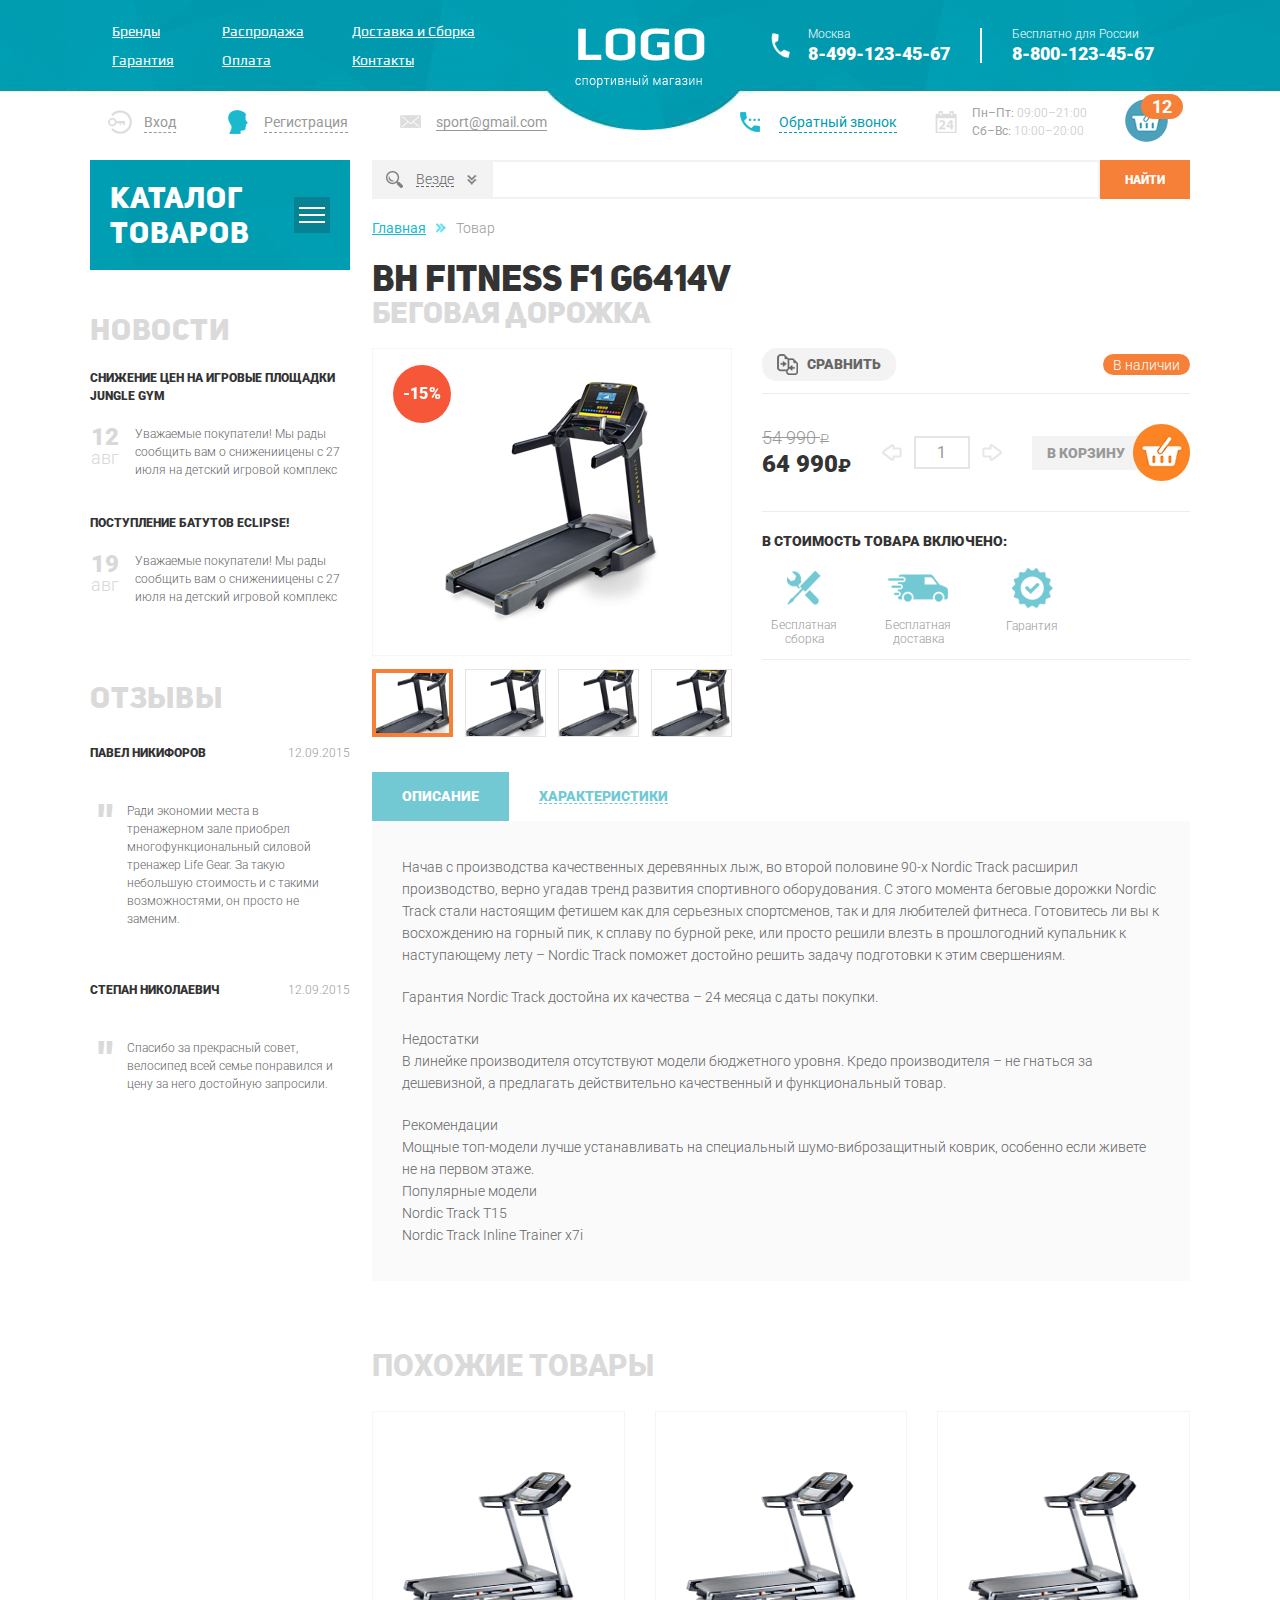
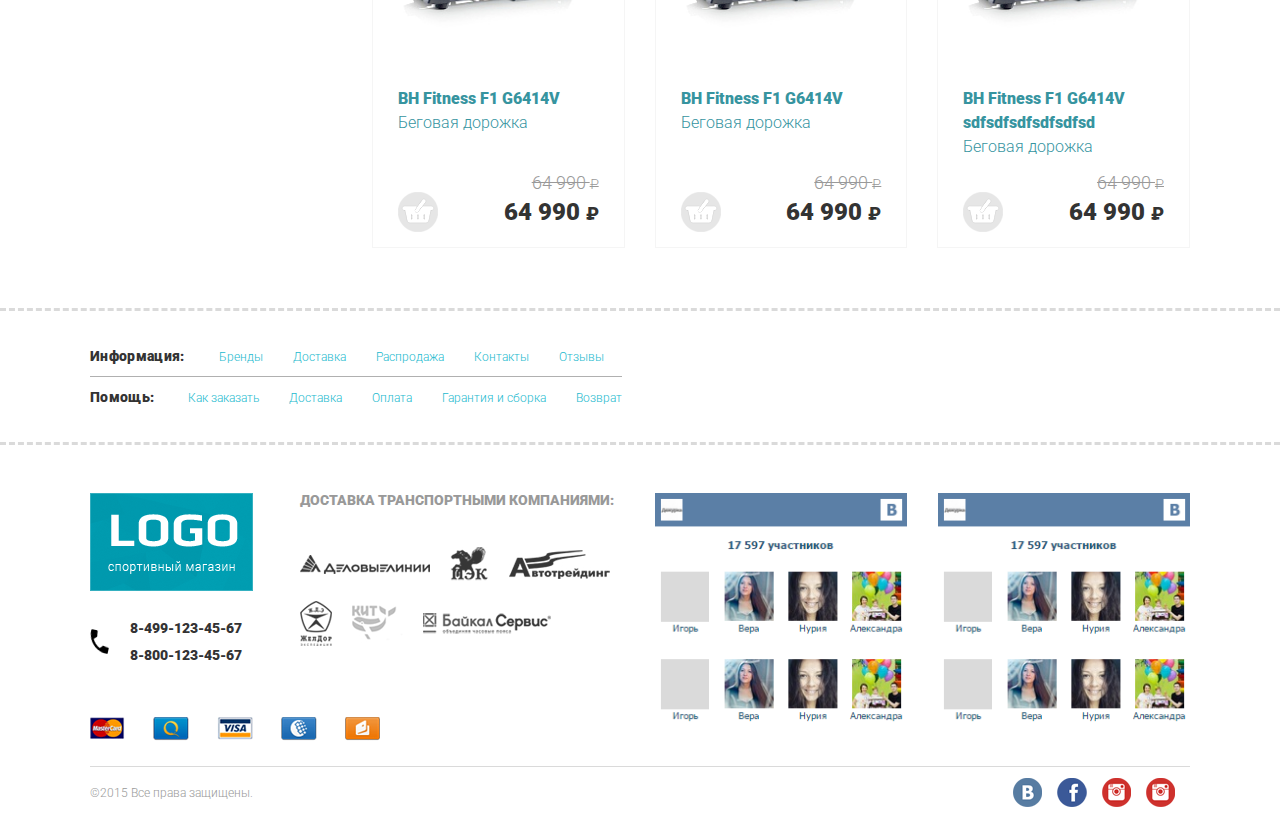
<file: product.html>
<!DOCTYPE html>
<html lang="ru">
 <head>
	<title>Товар</title>
	<meta charset="UTF-8">
	<meta name="format-detection" content="telephone=no">
	<link rel="stylesheet" href="css/style.min.css">
	<link rel="shortcut icon" href="favicon.ico">
	<!-- <meta name="robots" content="noindex, nofollow"> -->
	<!-- <meta name="viewport" content="width=device-width, initial-scale=1.0, maximum-scale=1.0, user-scalable=0"> -->
	<meta name="viewport" content="width=device-width, initial-scale=1.0">
</head>

<body>
    <div class="wrapper">
        <header class="header">
	<div class="header__top top-header">
		<div class="top-header__container _container">
			<div class="top-header__column">
				<div class="top-header__menu menu">
					<div class="menu__icon icon-menu">
						<span></span>
						<span></span>
						<span></span>
					</div>
					<nav class="menu__body">
						<ul class="menu__list">
							<li><a href="" class="menu__link">Бренды</a></li>
							<li><a href="" class="menu__link">Распродажа</a></li>
							<li><a href="" class="menu__link">Доставка и Сборка</a></li>
							<li><a href="" class="menu__link">Гарантия</a></li>
							<li><a href="" class="menu__link">Оплата</a></li>
							<li><a href="" class="menu__link">Контакты</a></li>
						</ul>
					</nav>
				</div>
			</div>
			<div class="top-header__column top-header__column_logo">
				<a href="" class="top-header__logo"><img src="img/logo.png" alt="Logo"></a>
			</div>
			<div class="top-header__column">
				<div class="top-header__contacts contacts-header">
					<div class="contacts-header__column">
						<div class="contacts-header__item contacts-header__item_icon">
							<div class="contacts-header__label">Москва</div>
							<a href="tel:84991234567/" class="contacts-header__phone">8-499-123-45-67</a>
						</div>
					</div>
					<div class="contacts-header__column contacts-header__column_forcart">
						<div class="contacts-header__item contacts-header__item_second-phone">
							<div class="contacts-header__label">Бесплатно для России</div>
							<a href="tel:88001234567/" class="contacts-header__phone">8-800-123-45-67</a>
						</div>
					</div>
				</div>
			</div>


		</div>

	</div>
	<div class="header__bottom bottom-header">
		<div class="bottom-header__container _container">
			<div class="bottom-header__row">
				<div class="bottom-header__column">
					<ul data-da=".menu__body,640,0" class="bottom-header__actions actions-header">
						<li>
							<a href="" class="actions-header__item actions-header__item_login"><span>Вход</span></a>
						</li>
						<li>
							<a href=""
								class="actions-header__item actions-header__item_reg"><span>Регистрация</span></a>
						</li>
						<li>
							<a href="mailto:sport@gmail.com"
								class="actions-header__item actions-header__item_email"><span>sport@gmail.com</span></a>
						</li>
					</ul>
				</div>
				<div class="bottom-header__column">
					<div class="bottom-header__info info-header">
						<div class="info-header__column">
							<a data-da=".menu__body,640,3" href="tel:" class="info-header__callback"><span>Обратный
									звонок</span></a>
						</div>
						<div class="info-header__column">
							<div class="info-header__schedule">
								<p><span>Пн–Пт: </span>09:00–21:00</p>
								<p><span>Сб–Вс: </span>10:00–20:00</p>
							</div>
						</div>
						<div class="info-header__column">
							<a data-da=".contacts-header__column_forcart,640,3" class="info-header__cart">
								<span>12</span>
							</a>
						</div>
					</div>
				</div>
			</div>

		</div>
	</div>
</header>
        <main class="page">
            <div class="page__container _container">
                <aside class="page__side">
                    <nav class="page__menu menu-page">
                        <div class="menu-page__header">
                            <div class="menu-page__title">Каталог товаров</div>
                            <div class="menu-page__burger">
                                <div class="menu-page__lines">
                                    <span></span>
                                    <span></span>
                                    <span></span>
                                </div>

                            </div>
                        </div>
                        <div class="menu-page__body">
                            <ul class="menu-page__list">
                                <li class="menu-page__parent">
                                    <a href="" class="menu-page__link">Беговые дорожки</a>
                                    <div class="menu-page__submenu submenu-page">
                                        <div class="submenu-page__item">
                                            <ul class="submenu-page__menu">
                                                <li><a href="" class="submenu-page__link">Всепогодный</a></li>
                                                <li><a href="" class="submenu-page__link">Для помещений</a></li>
                                                <li><a href="" class="submenu-page__link">Профессиональный</a></li>
                                                <li><a href="" class="submenu-page__link">Любительский</a></li>
                                            </ul>
                                            <div class="submenu-page__product">
                                                <div class="item-product">
                                                    <div class="item-product__labels">
                                                        <div class="item-product__label">Новинка</div>
                                                    </div>
                                                    <a href="" class="item-product__image">
                                                        <img src="img/products/01.jpg" alt="Теннисный стол">
                                                    </a>
                                                    <div class="item-product__body">
                                                        <a href="" class="item-product__title">Домашний теннисный
                                                            стол
                                                            Donic Indoor Roller 800 Green</a>
                                                        <div class="item-product__footer">
                                                            <a href="" class="item-product__add"></a>
                                                            <div class="item-product__price rub">64 990 </div>
                                                        </div>
                                                    </div>

                                                </div>
                                            </div>
                                        </div>
                                    </div>
                                </li>
                                <li><a href="" class="menu-page__link">Эллиптические тренажеры</a></li>
                                <li><a href="" class="menu-page__link">Велотренажеры</a></li>
                                <li><a href="" class="menu-page__link">Гребные тренажеры</a></li>
                                <li><a href="" class="menu-page__link">Вибромассажеры</a></li>
                                <li class="menu-page__parent">
                                    <a href="" class="menu-page__link">Теннисные столы </a>
                                    <div class="menu-page__submenu submenu-page">
                                        <div class="submenu-page__item">
                                            <ul class="submenu-page__menu">
                                                <li><a href="" class="submenu-page__link">Всепогодный</a></li>
                                                <li><a href="" class="submenu-page__link">Для помещений</a></li>
                                                <li><a href="" class="submenu-page__link">Профессиональный</a></li>
                                                <li><a href="" class="submenu-page__link">Любительский</a></li>
                                            </ul>
                                            <div class="submenu-page__product">
                                                <div class="item-product">
                                                    <div class="item-product__labels">
                                                        <div class="item-product__label">Товар дня</div>
                                                    </div>
                                                    <a href="" class="item-product__image">
                                                        <img src="img/products/01.jpg" alt="Теннисный стол">
                                                    </a>
                                                    <div class="item-product__body">
                                                        <a href="" class="item-product__title">Домашний теннисный
                                                            стол
                                                            Donic Indoor Roller 800 Green</a>
                                                        <div class="item-product__footer">
                                                            <a href="" class="item-product__add"></a>
                                                            <div class="item-product__price rub">64 990 </div>
                                                        </div>
                                                    </div>

                                                </div>
                                            </div>
                                        </div>
                                    </div>
                                </li>
                                <li><a href="" class="menu-page__link">Баскетбол</a></li>
                                <li class="menu-page__parent">
                                    <a href="" class="menu-page__link">Массажные кресла</a>
                                    <div class="menu-page__submenu submenu-page">
                                        <div class="submenu-page__item">
                                            <ul class="submenu-page__menu">
                                                <li><a href="" class="submenu-page__link">Всепогодный</a></li>
                                                <li><a href="" class="submenu-page__link">Для помещений</a></li>
                                                <li><a href="" class="submenu-page__link">Профессиональный</a></li>
                                                <li><a href="" class="submenu-page__link">Любительский</a></li>
                                            </ul>
                                            <div class="submenu-page__product">
                                                <div class="item-product">
                                                    <div class="item-product__labels">
                                                        <div class="item-product__label">Новинка</div>
                                                    </div>
                                                    <a href="" class="item-product__image">
                                                        <img src="img/products/01.jpg" alt="Теннисный стол">
                                                    </a>
                                                    <div class="item-product__body">
                                                        <a href="" class="item-product__title">Домашний теннисный
                                                            стол
                                                            Donic Indoor Roller 800 Green</a>
                                                        <div class="item-product__footer">
                                                            <div class="item-product__old-price rub">64 990 </div>
                                                            <a href="" class="item-product__add"></a>
                                                            <div class="item-product__price rub">64 990 </div>
                                                        </div>
                                                    </div>
                                                </div>
                                            </div>
                                        </div>
                                    </div>
                                </li>
                                <li class="menu-page__parent">
                                    <a href="" class="menu-page__link">Массажные столы </a>
                                    <div class="menu-page__submenu submenu-page">
                                        <div class="submenu-page__item">
                                            <ul class="submenu-page__menu">
                                                <li><a href="" class="submenu-page__link">Всепогодный</a></li>
                                                <li><a href="" class="submenu-page__link">Для помещений</a></li>
                                                <li><a href="" class="submenu-page__link">Профессиональный</a></li>
                                                <li><a href="" class="submenu-page__link">Любительский</a></li>
                                            </ul>
                                            <div class="submenu-page__product">
                                                <div class="item-product">
                                                    <div class="item-product__labels">
                                                        <div class="item-product__label">Товар дня</div>
                                                    </div>
                                                    <a href="" class="item-product__image">
                                                        <img src="img/products/01.jpg" alt="Теннисный стол">
                                                    </a>
                                                    <div class="item-product__body">
                                                        <a href="" class="item-product__title">Домашний теннисный
                                                            стол
                                                            Donic Indoor Roller 800 Green</a>
                                                        <div class="item-product__footer">
                                                            <div class="item-product__old-price rub">64 990 </div>
                                                            <a href="" class="item-product__add"></a>
                                                            <div class="item-product__price rub">64 990 </div>
                                                        </div>
                                                    </div>

                                                </div>
                                            </div>
                                        </div>
                                    </div>
                                </li>
                                <li><a href="" class="menu-page__link">Силовые тренажеры</a></li>
                                <li><a href="" class="menu-page__link">Батуты</a></li>
                                <li><a href="" class="menu-page__link">Детские городки</a></li>
                                <li><a href="" class="menu-page__link">Дачная мебель</a></li>
                                <li><a href="" class="menu-page__link">Уличные спортивные комплексы</a></li>
                                <li><a href="" class="menu-page__link">Аксессуары</a></li>
                            </ul>
                        </div>
                    </nav>
                    <div data-da=".page__content,992,last" class="page__content-side">
                        <div class="page__news-side news-side">
                            <a href="" class="news-side__title side-title">Новости</a>
                            <div class="news-side__items">
                                <div class="news-side__item">
                                    <a href="" class="news-side__label">СНИЖЕНИЕ ЦЕН НА ИГРОВЫЕ ПЛОЩАДКИ JUNGLE GYM</a>
                                    <div class="news-side__body">
                                        <div class="news-side__date"><span>12</span>авг</div>
                                        <div class="news-side__text">Уважаемые покупатели! Мы рады сообщить вам о
                                            снижениицены с 27 июля на детский игровой комплекс</div>
                                    </div>
                                </div>
                                <div class="news-side__item">
                                    <a href="" class="news-side__label">ПОСТУПЛЕНИЕ БАТУТОВ ECLIPSE!</a>
                                    <div class="news-side__body">
                                        <div class="news-side__date"><span>19</span>авг</div>
                                        <div class="news-side__text">Уважаемые покупатели! Мы рады сообщить вам о
                                            снижениицены с 27 июля на детский игровой комплекс</div>
                                    </div>
                                </div>
                            </div>
                        </div>
                        <div class="page__rewievs-side rewievs-side">
                            <a href="" class="rewievs-side__title side-title">Отзывы</a>
                            <div class="rewievs-side__items">
                                <div class="rewievs-side__item">
                                    <div class="rewievs-side__header">
                                        <div class="rewievs-side__user">Павел Никифоров</div>
                                        <div class="rewievs-side__date">12.09.2015</div>
                                    </div>
                                    <div class="rewievs-side__body">Ради экономии места в тренажерном
                                        зале приобрел многофункциональный
                                        силовой тренажер Life Gear. За такую
                                        небольшую стоимость и с такими
                                        возможностями, он просто не
                                        заменим. </div>
                                </div>
                                <div class="rewievs-side__item">
                                    <div class="rewievs-side__header">
                                        <div class="rewievs-side__user">Степан Николаевич</div>
                                        <div class="rewievs-side__date">12.09.2015</div>
                                    </div>
                                    <div class="rewievs-side__body">Спасибо за прекрасный совет,
                                        велосипед всей семье понравился
                                        и цену за него достойную запросили.</div>
                                </div>
                            </div>
                        </div>
                    </div>
                </aside>
                <div class="page__content">
                    <form action="#" class="page__search search-page">
                        <div class="search-page__select">
                            <div class="search-page__title title-se">

                                <span>Везде</span><span data-text="Выбрано:" class="search-page__quantity"></span>
                            </div>
                            <div class="search-page__categories categories-search">
                                <div class="categories-search__row">
                                    <div class="categories-search__column">
                                        <ul class="categories-search__list">
                                            <li>
                                                <label class="categories-search__checkbox checkbox">
                                                    <input type="checkbox" class="checkbox__input">
                                                    <span class="checkbox__text"><span>Беговые дорожки</span></span>
                                                </label>
                                            </li>
                                            <li>
                                                <label class="categories-search__checkbox checkbox">
                                                    <input type="checkbox" class="checkbox__input">
                                                    <span class="checkbox__text"><span>Эллиптические
                                                            тренажеры</span></span>
                                                </label>
                                            </li>
                                            <li>
                                                <label class="categories-search__checkbox checkbox">
                                                    <input type="checkbox" class="checkbox__input">
                                                    <span class="checkbox__text"><span>Велотренажеры</span></span>
                                                </label>
                                            </li>
                                            <li>
                                                <label class="categories-search__checkbox checkbox">
                                                    <input type="checkbox" class="checkbox__input">
                                                    <span class="checkbox__text"><span>Гребные тренажеры</span></span>
                                                </label>
                                            </li>
                                            <li>
                                                <label class="categories-search__checkbox checkbox">
                                                    <input type="checkbox" class="checkbox__input">
                                                    <span class="checkbox__text"><span>Вибромассажеры</span></span>
                                                </label>
                                            </li>
                                        </ul>
                                    </div>
                                    <div class="categories-search__column">
                                        <ul class="categories-search__list">
                                            <li>
                                                <label class="categories-search__checkbox checkbox">
                                                    <input type="checkbox" class="checkbox__input">
                                                    <span class="checkbox__text"><span>Беговые дорожки</span></span>
                                                </label>
                                            </li>
                                            <li>
                                                <label class="categories-search__checkbox checkbox">
                                                    <input type="checkbox" class="checkbox__input">
                                                    <span class="checkbox__text"><span>Эллиптические
                                                            тренажеры</span></span>
                                                </label>
                                            </li>
                                            <li>
                                                <label class="categories-search__checkbox checkbox">
                                                    <input type="checkbox" class="checkbox__input">
                                                    <span class="checkbox__text"><span>Велотренажеры</span></span>
                                                </label>
                                            </li>
                                            <li>
                                                <label class="categories-search__checkbox checkbox">
                                                    <input type="checkbox" class="checkbox__input">
                                                    <span class="checkbox__text"><span>Гребные тренажеры</span></span>
                                                </label>
                                            </li>
                                            <li>
                                                <label class="categories-search__checkbox checkbox">
                                                    <input type="checkbox" class="checkbox__input">
                                                    <span class="checkbox__text"><span>Вибромассажеры</span></span>
                                                </label>
                                            </li>
                                        </ul>
                                    </div>
                                    <div class="categories-search__column">
                                        <ul class="categories-search__list">
                                            <li>
                                                <label class="categories-search__checkbox checkbox">
                                                    <input type="checkbox" class="checkbox__input">
                                                    <span class="checkbox__text"><span>Беговые дорожки</span></span>
                                                </label>
                                            </li>
                                            <li>
                                                <label class="categories-search__checkbox checkbox">
                                                    <input type="checkbox" class="checkbox__input">
                                                    <span class="checkbox__text"><span>Эллиптические
                                                            тренажеры</span></span>
                                                </label>
                                            </li>
                                            <li>
                                                <label class="categories-search__checkbox checkbox">
                                                    <input type="checkbox" class="checkbox__input">
                                                    <span class="checkbox__text"><span>Велотренажеры</span></span>
                                                </label>
                                            </li>
                                            <li>
                                                <label class="categories-search__checkbox checkbox">
                                                    <input type="checkbox" class="checkbox__input">
                                                    <span class="checkbox__text"><span>Гребные тренажеры</span></span>
                                                </label>
                                            </li>
                                            <li>
                                                <label class="categories-search__checkbox checkbox">
                                                    <input type="checkbox" class="checkbox__input">
                                                    <span class="checkbox__text"><span>Вибромассажеры</span></span>
                                                </label>
                                            </li>
                                        </ul>
                                    </div>
                                </div>

                            </div>
                        </div>
                        <div class="search-page__input">
                            <input autocomplete="off" type="text" name="form[]" data-erroe="Ошибка">
                        </div>
                        <button type="submit" class="search-page__button button">Найти</button>

                    </form>
                    <nav class="breadcrumbs">
                        <ul class="breadcrumbs__list">
                            <li><a href="" class="breadcrumbs__link">Главная</a></li>
                            <li><span class="breadcrumbs__item">Товар</span></li>
                        </ul>
                    </nav>
                    <section class="product">
                        <h1 class="product__title">BH Fitness F1 G6414V
                            <span>Беговая дорожка</span>
                        </h1>
                        <div class="product__content">
                            <div class="product__images images-product">
                                <div class="images-product__mainslider _swiper">
                                    <a href="" class="images-product__mainslide">
                                        <div class="images-product__sale">-15%</div>
                                        <div class="images-product__image">
                                            <img src="img/product/01.jpg" alt="">
                                        </div>
                                    </a>
                                    <a href="" class="images-product__mainslide">
                                        <div class="images-product__sale">-15%</div>
                                        <div class="images-product__image">
                                            <img src="img/product/01.jpg" alt="">
                                        </div>
                                    </a>
                                    <a href="" class="images-product__mainslide">
                                        <div class="images-product__sale">-15%</div>
                                        <div class="images-product__image">
                                            <img src="img/product/01.jpg" alt="">
                                        </div>
                                    </a>
                                    <a href="" class="images-product__mainslide">
                                        <div class="images-product__sale">-15%</div>
                                        <div class="images-product__image">
                                            <img src="img/product/01.jpg" alt="">
                                        </div>
                                    </a>
                                </div>
                                <div class="images-product__subslider _swiper">
                                    <div class="images-product__subslide">
                                        <div class="images-product__subimage _ibg">
                                            <img src="img/product/01.jpg" alt="">
                                        </div>
                                    </div>
                                    <div class="images-product__subslide">
                                        <div class="images-product__subimage _ibg">
                                            <img src="img/product/01.jpg" alt="">
                                        </div>
                                    </div>
                                    <div class="images-product__subslide">
                                        <div class="images-product__subimage _ibg">
                                            <img src="img/product/01.jpg" alt="">
                                        </div>
                                    </div>
                                    <div class="images-product__subslide">
                                        <div class="images-product__subimage _ibg">
                                            <img src="img/product/01.jpg" alt="">
                                        </div>
                                    </div>
                                </div>
                            </div>
                            <div class="product__body body-product">
                                <div class="body-product__top">
                                    <a href="" class="body-product__compare"><span>Сравнить</span></a>
                                    <div class="body-product__stock">В наличии</div>
                                </div>
                                <div class="body-product__actions actions-product">
                                    <div class="actions-product__row">
                                        <div class="actions-product__column">
                                            <div class="actions-product__price actions-product__price_old rub">54 990
                                            </div>
                                            <div class="actions-product__price rub">64 990</div>
                                        </div>
                                        <div class="actions-product__column">
                                            <div class="actions-product__quantity quantity">
                                                <div class="quantity__button quantity__button_minus"></div>
                                                <div class="quantity__input">
                                                    <input type="text" autocomplete="off" name="form[]" value="1">
                                                </div>
                                                <div class="quantity__button quantity__button_plus"></div>
                                            </div>
                                        </div>
                                        <div class="actions-product__column">
                                            <a href="" class="actions-product__cart">
                                                <span>В корзину</span>
                                            </a>
                                        </div>
                                    </div>
                                </div>
                                <div class="body-product__include include-product">
                                    <div class="include-product__title">В СТОИМОСТЬ ТОВАРА ВКЛЮЧЕНО:</div>
                                    <div class="include-product__items">
                                        <div class="include-product__item">
                                            <div class="include-product__icon"><img src="img/icons/include/01.png"
                                                    alt=""></div>
                                            <div class="include-product__text">Бесплатная сборка</div>
                                        </div>
                                        <div class="include-product__item">
                                            <div class="include-product__icon"><img src="img/icons/include/02.png"
                                                    alt=""></div>
                                            <div class="include-product__text">Бесплатная доставка</div>
                                        </div>
                                        <div class="include-product__item">
                                            <div class="include-product__icon"><img src="img/icons/include/03.png"
                                                    alt=""></div>
                                            <div class="include-product__text">Гарантия</div>
                                        </div>
                                    </div>
                                </div>
                            </div>
                        </div>
                        <div class="product__info info-product _tabs">
                            <nav class="info-product__nav">
                                <div class="info-product__item _tabs-item _active"><span>Описание</span></div>
                                <div class="info-product__item _tabs-item"><span>Характеристики</span></div>
                            </nav>
                            <div class="info-product__body">
                                <div class="info-product__block _tabs-block _active">
                                    <p>Начав с производства качественных деревянных лыж, во второй половине 90-х Nordic
                                        Track расширил производство, верно угадав тренд развития спортивного
                                        оборудования. С
                                        этого момента беговые дорожки Nordic Track стали настоящим фетишем как для
                                        серьезных
                                        спортсменов, так и для любителей фитнеса. Готовитесь ли вы к восхождению на
                                        горный
                                        пик, к сплаву по бурной реке, или просто решили влезть в прошлогодний купальник
                                        к
                                        наступающему лету – Nordic Track поможет достойно решить задачу подготовки к
                                        этим
                                        свершениям.</p>

                                    <p>Гарантия Nordic Track достойна их качества – 24 месяца с даты покупки.</p>

                                    <p>Недостатки<br>
                                        В линейке производителя отсутствуют модели бюджетного уровня. Кредо
                                        производителя –
                                        не гнаться за дешевизной, а предлагать действительно качественный и
                                        функциональный
                                        товар.</p>

                                    <p>Рекомендации<br>
                                        Мощные топ-модели лучше устанавливать на специальный шумо-виброзащитный коврик,
                                        особенно если живете не на первом этаже.<br>
                                        Популярные модели<br>
                                        Nordic Track T15<br>
                                        Nordic Track Inline Trainer x7i</p>
                                </div>
                                <div class="info-product__block _tabs-block">
                                    <table class="info-product__table">
                                        <tr>
                                            <td>
                                                <div class="info-product__label">Использование</div>
                                            </td>
                                            <td>
                                                <div class="info-product__value">Полупрофессиональное</div>
                                            </td>
                                        </tr>
                                        <tr>
                                            <td>
                                                <div class="info-product__label">Тип беговой дорожки</div>
                                            </td>
                                            <td>
                                                <div class="info-product__value">Электрическая</div>
                                            </td>
                                        </tr>
                                        <tr>
                                            <td>
                                                <div class="info-product__label">Использование</div>
                                            </td>
                                            <td>
                                                <div class="info-product__value">Полупрофессиональное</div>
                                            </td>
                                        </tr>
                                        <tr>
                                            <td>
                                                <div class="info-product__label">Тип беговой дорожки</div>
                                            </td>
                                            <td>
                                                <div class="info-product__value">Электрическая</div>
                                            </td>
                                        </tr>
                                        <tr>
                                            <td>
                                                <div class="info-product__label">Использование</div>
                                            </td>
                                            <td>
                                                <div class="info-product__value">Полупрофессиональное</div>
                                            </td>
                                        </tr>
                                        <tr>
                                            <td>
                                                <div class="info-product__label">Тип беговой дорожки</div>
                                            </td>
                                            <td>
                                                <div class="info-product__value">Электрическая</div>
                                            </td>
                                        </tr>
                                        <tr>
                                            <td>
                                                <div class="info-product__label">Использование</div>
                                            </td>
                                            <td>
                                                <div class="info-product__value">Полупрофессиональное</div>
                                            </td>
                                        </tr>
                                        <tr>
                                            <td>
                                                <div class="info-product__label">Тип беговой дорожки</div>
                                            </td>
                                            <td>
                                                <div class="info-product__value">Электрическая</div>
                                            </td>
                                        </tr>
                                        <tr>
                                            <td>
                                                <div class="info-product__label">Использование</div>
                                            </td>
                                            <td>
                                                <div class="info-product__value">Полупрофессиональное</div>
                                            </td>
                                        </tr>
                                    </table>
                                </div>
                            </div>
                        </div>
                        <section class="product__same same-products">
                            <h2 class="same-products__title">Похожие товары</h2>
                            <div class="same-products__items items-products">
                                <div class="items-products__column">
                                    <div class="item-product">
                                        <div class="item-product__labels">
                                        </div>
                                        <a href="" class="item-product__image">
                                            <img src="img/products/2.jpg" alt="Теннисный стол">
                                        </a>
                                        <div class="item-product__body">
                                            <a href="" class="item-product__title">
                                                <span>BH Fitness F1 G6414V</span>
                                                Беговая дорожка
                                            </a>
                                            <div class="item-product__footer">
                                                <div class="item-product__old-price rub">64 990 </div>
                                                <a href="" class="item-product__add"></a>
                                                <div class="item-product__price rub">64 990 </div>
                                            </div>
                                        </div>
                                        <div class="item-product__hover hover-item-product">
                                            <a class="hover-item-product__title">
                                                <span>BH Fitness F1 G6414V</span>
                                                Беговая дорожка
                                            </a>
                                            <div class="hover-item-product__options options-item-product">
                                                <div class="options-item-product__item">
                                                    <div class="options-item-product__label">Тип беговой дорожки:
                                                    </div>
                                                    <div class="options-item-product__value">Электрическая</div>
                                                </div>
                                                <div class="options-item-product__item">
                                                    <div class="options-item-product__label">Скорость движения
                                                        (км/ч): </div>
                                                    <div class="options-item-product__value">22</div>
                                                </div>
                                                <div class="options-item-product__item">
                                                    <div class="options-item-product__label">Складывание: </div>
                                                    <div class="options-item-product__value">Есть</div>
                                                </div>
                                            </div>
                                            <div class="hover-item-product__body">
                                                <a href="" class="hover-item-product__compare"><span>Сравнить</span></a>
                                            </div>

                                            <div class="hover-item-product__footer">
                                                <div class="hover-item-product__old-price rub">68 990 </div>
                                                <a
                                                    class="hover-item-product__cart hover-item-product__cart_catalog"></a>
                                                <div class="hover-item-product__price rub">64 990 </div>
                                            </div>
                                        </div>
                                    </div>
                                </div>
                                <div class="items-products__column">
                                    <div class="item-product">
                                        <div class="item-product__labels">
                                        </div>
                                        <a href="" class="item-product__image">
                                            <img src="img/products/2.jpg" alt="Теннисный стол">
                                        </a>
                                        <div class="item-product__body">
                                            <a href="" class="item-product__title">
                                                <span>BH Fitness F1 G6414V</span>
                                                Беговая дорожка
                                            </a>
                                            <div class="item-product__footer">
                                                <div class="item-product__old-price rub">64 990 </div>
                                                <a href="" class="item-product__add"></a>
                                                <div class="item-product__price rub">64 990 </div>
                                            </div>
                                        </div>
                                        <div class="item-product__hover hover-item-product">
                                            <a class="hover-item-product__title">
                                                <span>BH Fitness F1 G6414V</span>
                                                Беговая дорожка
                                            </a>
                                            <div class="hover-item-product__options options-item-product">
                                                <div class="options-item-product__item">
                                                    <div class="options-item-product__label">Тип беговой дорожки:
                                                    </div>
                                                    <div class="options-item-product__value">Электрическая</div>
                                                </div>
                                                <div class="options-item-product__item">
                                                    <div class="options-item-product__label">Скорость движения
                                                        (км/ч): </div>
                                                    <div class="options-item-product__value">22</div>
                                                </div>
                                                <div class="options-item-product__item">
                                                    <div class="options-item-product__label">Складывание: </div>
                                                    <div class="options-item-product__value">Есть</div>
                                                </div>
                                            </div>
                                            <div class="hover-item-product__body">
                                                <a class="hover-item-product__cart"></a>
                                            </div>
                                            <div class="hover-item-product__footer">
                                                <div class="hover-item-product__old-price rub">68 990 </div>
                                                <div class="hover-item-product__stock">в наличии</div>
                                                <div class="hover-item-product__price rub">64 990 </div>
                                            </div>
                                        </div>
                                    </div>
                                </div>
                                <div class="items-products__column">
                                    <div class="item-product">
                                        <div class="item-product__labels">
                                        </div>
                                        <a href="" class="item-product__image">
                                            <img src="img/products/2.jpg" alt="Теннисный стол">
                                        </a>
                                        <div class="item-product__body">
                                            <a href="" class="item-product__title">
                                                <span>BH Fitness F1 G6414V sdfsdfsdfsdfsdfsd</span>
                                                Беговая дорожка
                                            </a>
                                            <div class="item-product__footer">
                                                <div class="item-product__old-price rub">64 990 </div>
                                                <a href="" class="item-product__add"></a>
                                                <div class="item-product__price rub">64 990 </div>
                                            </div>
                                        </div>
                                        <div class="item-product__hover hover-item-product">
                                            <a class="hover-item-product__title">
                                                <span>BH Fitness F1 G6414V</span>
                                                Беговая дорожка
                                            </a>
                                            <div class="hover-item-product__options options-item-product">
                                                <div class="options-item-product__item">
                                                    <div class="options-item-product__label">Тип беговой дорожки:
                                                    </div>
                                                    <div class="options-item-product__value">Электрическая</div>
                                                </div>
                                                <div class="options-item-product__item">
                                                    <div class="options-item-product__label">Скорость движения
                                                        (км/ч): </div>
                                                    <div class="options-item-product__value">22</div>
                                                </div>
                                                <div class="options-item-product__item">
                                                    <div class="options-item-product__label">Складывание: </div>
                                                    <div class="options-item-product__value">Есть</div>
                                                </div>
                                            </div>
                                            <div class="hover-item-product__body">
                                                <a class="hover-item-product__cart"></a>
                                            </div>
                                            <div class="hover-item-product__footer">
                                                <div class="hover-item-product__old-price rub">68 990 </div>
                                                <div class="hover-item-product__stock">в наличии</div>
                                                <div class="hover-item-product__price rub">64 990 </div>
                                            </div>
                                        </div>
                                    </div>
                                </div>
                            </div>
                        </section>
                    </section>
                </div>
            </div>

            <div class="page-info__menu info-menu">
                <div class="info-menu__container _container">
                    <div class="info-menu__body">
                        <div class="info-menu__line">
                            <div class="info-menu__label">Информация:</div>
                            <ul class="info-menu__list">
                                <li><a href="" class="info-menu__link">Бренды</a></li>
                                <li><a href="" class="info-menu__link">Доставка</a></li>
                                <li><a href="" class="info-menu__link">Распродажа</a></li>
                                <li><a href="" class="info-menu__link">Контакты</a></li>
                                <li><a href="" class="info-menu__link">Отзывы</a></li>
                            </ul>
                        </div>
                        <div class="info-menu__line">
                            <div class="info-menu__label">Помощь:</div>
                            <ul class="info-menu__list">
                                <li><a href="" class="info-menu__link">Как заказать</a></li>
                                <li><a href="" class="info-menu__link">Доставка</a></li>
                                <li><a href="" class="info-menu__link">Оплата</a></li>
                                <li><a href="" class="info-menu__link">Гарантия и сборка</a></li>
                                <li><a href="" class="info-menu__link">Возврат</a></li>
                            </ul>
                        </div>
                    </div>
                </div>
            </div>

    </div>
    </main>
    <footer class="footer">
	<div class="footer__container _container">
		<div class="footer__body">
			<div class="footer__column">
				<div class="footer__block block-footer">
					<div class="block-footer__column">
						<a href="" class="logo-footer">
							<img src="img/logo_footer.png" alt="">
						</a>
						<div class="block-footer__phones">
							<p><a href="tel:84991234567" class="block-footer__phone">8-499-123-45-67</a></p>
							<p><a href="tel:88001234567" class="block-footer__phone">8-800-123-45-67</a></p>
						</div>
					</div>
					<div class="block-footer__column">
						<div class="block-footer__delivery delivery-footer">
							<div class="delivery-footer__title">Доставка транспортными компаниями:</div>
							<div class="delivery-footer__items">
								<div class="delivery-footer__item">
									<img src="img/delivery/01.jpg" alt="">
								</div>
								<div class="delivery-footer__item">
									<img src="img/delivery/02.jpg" alt="">
								</div>
								<div class="delivery-footer__item">
									<img src="img/delivery/03.jpg" alt="">
								</div>
								<div class="delivery-footer__item">
									<img src="img/delivery/04.jpg" alt="">
								</div>
								<div class="delivery-footer__item">
									<img src="img/delivery/05.jpg" alt="">
								</div>
								<div class="delivery-footer__item">
									<img src="img/delivery/06.jpg" alt="">
								</div>
							</div>
						</div>
					</div>
				</div>
				<div class="footer__payments">
					<img src="img/payment/mc.jpg" alt="">
					<img src="img/payment/qiwi.jpg" alt="">
					<img src="img/payment/viza.jpg" alt="">
					<img src="img/payment/wm.jpg" alt="">
					<img src="img/payment/ym.jpg" alt="">
				</div>
			</div>
			<div class="footer__column">
				<div class="footer__widgets widgets-footer">
					<div class="widgets-footer__column">
						<img src="img/vk.png" alt="">
					</div>
					<div class="widgets-footer__column">
						<img src="img/vk.png" alt="">
					</div>
				</div>
			</div>
		</div>
		<div class="footer__bottom">
			<div class="footer__copy">©2015 Все права защищены.</div>
			<div class="footer__social social-footer">
				<a class="social-footer__item"><img src="img/icons/social/01.png" alt=""></a>
				<a class="social-footer__item"><img src="img/icons/social/facebook.png" alt=""></a>
				<a class="social-footer__item"><img src="img/icons/social/instagram.png" alt=""></a>
				<a class="social-footer__item"><img src="img/icons/social/instagram.png" alt=""></a>
			</div>
		</div>
	</div>
</footer>
    </div>
    <!-- Swiper -->
<!-- <script src="https://unpkg.com/swiper/swiper-bundle.min.js"></script> -->
<script src="js/vendors.min.js"></script>
<script src="js/app.min.js"></script>
</body>

</html>
</file>
<file: css/style.min.css>
@charset "UTF-8";
@import url("https://fonts.googleapis.com/css?family=Roboto:300,regular,500,700,900&display=swap&subset=cyrillic-ext");
@import url("https://fonts.googleapis.com/css?family=Play:700&display=swap&subset=cyrillic-ext");
@font-face {
  font-family: "UniSans";
  font-display: swap;
  src: url("../fonts/UniSans.woff2") format("woff2"), url("../fonts/UniSans.woff") format("woff");
  font-weight: 400;
  font-style: normal;
}
* {
  padding: 0px;
  margin: 0px;
  border: 0px;
}

*,
*:before,
*:after {
  -moz-box-sizing: border-box;
  -webkit-box-sizing: border-box;
  box-sizing: border-box;
}

aside,
nav,
footer,
header,
section {
  display: block;
}

html {
  font-size: 14px;
}

html,
body {
  height: 100%;
  min-width: 320px;
}

body {
  line-height: 1;
  font-family: "Roboto";
  -ms-text-size-adjust: 100%;
  -moz-text-size-adjust: 100%;
  -webkit-text-size-adjust: 100%;
}

input,
button,
textarea {
  font-family: "Roboto";
  font-size: inherit;
}

input::-ms-clear {
  display: none;
}

button {
  cursor: pointer;
  background-color: inherit;
}

button::-moz-focus-inner {
  padding: 0;
  border: 0;
}

a,
a:visited {
  text-decoration: none;
}

a:hover {
  text-decoration: none;
}

ul li {
  list-style: none;
}

img {
  vertical-align: top;
}

h1,
h2,
h3,
h4,
h5,
h6 {
  font-weight: inherit;
  font-size: inherit;
}

/*
&::-webkit-scrollbar {
	display: none;
}
*/
body {
  color: #000;
}
body._lock {
  overflow: hidden;
}

.wrapper {
  width: 100%;
  min-height: 100%;
  overflow: hidden;
  display: flex;
  flex-direction: column;
}
._container {
  max-width: 1140px;
  margin: 0 auto;
  padding: 0 20px;
}
@media (max-width: 767.98px) {
  ._container {
    padding: 0 10px;
  }
}

.button {
  display: inline-flex;
  padding: 0px 25px;
  height: 39px;
  background-color: #f68038;
  transition: 0.3s ease 0s;
  color: #ffffff;
  font-size: 12px;
  font-weight: 900;
  text-transform: uppercase;
  align-items: center;
  justify-content: center;
}
@media (min-width: 991.98px) {
  .button:hover {
    background-color: #f86029;
  }
}
.button__grey {
  background-color: #e6e6e6;
  color: #666666;
}
@media (min-width: 991.98px) {
  .button__grey:hover {
    background-color: #a1a1a1;
  }
}
.button._fw {
  width: 100%;
}

.select {
  position: relative;
}
.select__item {
  min-width: 166px;
  position: relative;
}
.select__title {
  color: #000;
  background-color: #fff;
  cursor: pointer;
}
.select__value {
  display: flex;
  font-size: 14px;
  color: #0097ac;
  height: 30px;
  padding: 0px 15px;
  align-items: center;
  justify-content: space-between;
  flex-direction: row-reverse;
}
.select__value span {
  height: 1em;
  overflow: hidden;
  display: -webkit-box;
  -webkit-line-clamp: 1;
  -webkit-box-orient: vertical;
}
.select__value:before {
  content: "";
  display: inline-block;
  transition: all 0.3s ease 0s;
  width: 11px;
  height: 7px;
  margin: 0 0 0 7px;
  background: url("../img/icons/select.png") center/100% no-repeat;
}
.select__input {
  width: 100%;
  background-color: transparent;
  height: 100%;
}
.select__options {
  color: #000;
  position: absolute;
  top: 29px;
  min-width: 100%;
  left: 0;
  background-color: #fff;
  border-top: 0;
  border-top: 0;
  font-size: 14px;
  padding: 10px 0px 5px 0px;
  box-shadow: 0 0 7px rgba(0, 0, 0, 0.2);
}
@media (max-width: 991.98px) {
  .select__options {
    font-size: 18px;
  }
}
.select__option {
  cursor: pointer;
  padding: 5px 15px;
  margin: 0px 0px 0px 0px;
}
@media (min-width: 992px) {
  .select__option:hover {
    background: #d9d9d9;
  }
}
.select_show .select__item {
  min-width: 0;
  border: 2px solid #f3f3f3;
}
@media (max-width: 540px) {
  .select_show .select__item {
    margin: 0 0 20px 0;
  }
}
.select_show .select__options,
.select_show .select__value {
  color: #999999;
  font-size: 16px;
  font-weight: 900;
}
.select._active {
  z-index: 5;
}
.select._active .select__value:before {
  transform: rotate(-180deg);
}
.select._active .select__options {
  display: block;
}

input[type=text],
input[type=email],
input[type=tel],
textarea {
  -webkit-appearance: none;
  -moz-appearance: none;
  appearance: none;
}
input[type=text]:focus,
input[type=email]:focus,
input[type=tel]:focus,
textarea:focus {
  outline: none;
}

.input {
  border-radius: 0 !important;
  width: 100%;
  display: block;
  padding: 0px 15px;
  border: 1px solid #dadada;
}
textarea.input {
  resize: none;
  padding: 0px 0px;
}

.checkbox {
  position: relative;
}
.checkbox__input {
  position: absolute;
  width: 0;
  height: 0;
  opacity: 0;
  visibility: hidden;
}
.checkbox__input:checked + .checkbox__text:before {
  border: 2px solid #009aaf;
}
.checkbox__text {
  display: inline-flex;
  align-items: center;
  position: relative;
  font-size: 12px;
  font-weight: 300;
  color: #666666;
  line-height: 1.25;
  cursor: pointer;
}
.checkbox__text:before {
  content: "";
  align-self: flex-start;
  margin: 0px 12px 0px 0px;
  flex: 0 0 15px;
  left: 0;
  top: 0;
  width: 15px;
  height: 15px;
  border: 2px solid #dadada;
}
.checkbox a {
  color: #fff;
  text-decoration: underline;
}
@media (min-width: 992px) {
  .checkbox a:hover {
    text-decoration: none;
  }
}
.checkbox._error .checkbox__text:before {
  border: 1px solid #ee1212;
}

.quantity {
  width: 120px;
  height: 33px;
  display: flex;
  align-items: center;
}
.quantity__button {
  flex: 0 0 20px;
  position: relative;
  cursor: pointer;
  width: 20px;
  transition: all 0.3s ease 0s;
  height: 17px;
  background: url(../img/icons/sl__arrow_grey.svg) 0 0/100% no-repeat;
}
@media (min-width: 991.98px) {
  .quantity__button:hover {
    background: url(../img/icons/sl_arrow_h.svg) 0 0/100% no-repeat;
  }
}
.quantity__button_plus {
  transform: rotate(180deg);
}
.quantity__input {
  flex: 1 1 auto;
  padding: 0 12px;
  height: 33px;
}
.quantity__input input {
  height: 100%;
  color: #999;
  font-size: 16px;
  width: 100%;
  border: 2px solid #e5e5e5;
  text-align: center;
}

._arrow {
  background: url(../img/icons/sl__arrow.svg) 0 0 no-repeat;
  width: 33px;
  height: 30px;
  cursor: pointer;
}
@media (min-width: 991.98px) {
  ._arrow:hover {
    background: url(../img/icons/sl__arrow_l.svg) 0 0 no-repeat;
  }
}

._arrow_prev {
  transform: rotate(-180deg);
}
@media (min-width: 991.98px) {
  ._arrow_prev:hover {
    transform: rotate(0deg);
  }
}

@media (min-width: 991.98px) {
  ._arrow_next:hover {
    transform: rotate(-180deg);
  }
}

.row:after {
  display: block;
  content: "";
  clear: both;
}

.rub:after {
  content: "₽";
}

ol.counter {
  list-style-type: none;
  counter-reset: item;
}
ol.counter li {
  position: relative;
  padding: 0px 0px 0px 45px;
}
ol.counter li:before {
  counter-increment: item;
  content: counter(item);
  position: absolute;
  left: 0;
  top: 0;
  color: #818181;
  font-size: 14px;
  font-weight: 700;
  text-align: center;
  line-height: 26px;
  border-radius: 50%;
  width: 28px;
  height: 28px;
  border: 1px solid #4274bb;
}

.ellipsis {
  display: block;
  overflow: hidden;
  width: 100%;
  white-space: nowrap;
  text-overflow: ellipsis;
}

.es {
  overflow: hidden;
  white-space: nowrap;
  text-overflow: ellipsis;
}

.table {
  display: table;
  font-size: 0;
  width: 100%;
}

.trow {
  display: table-row;
}

.cell {
  display: table-cell;
}
.cell.full {
  width: 100%;
}

._ibg {
  position: relative;
}
._ibg img {
  position: absolute;
  width: 100%;
  height: 100%;
  top: 0;
  left: 0;
  object-fit: cover;
}

body.ie ._ibg {
  background-position: center;
  background-size: cover;
  background-repeat: no-repeat;
}
body.ie ._ibg img {
  width: 0;
  height: 0;
  opacity: 0;
  visibility: hidden;
}

._video {
  position: relative;
  overflow: hidden;
  height: 0;
  padding-bottom: 56.25%;
}
._video video,
._video iframe,
._video object,
._video embed {
  position: absolute;
  top: 0;
  left: 0;
  width: 100%;
  height: 100%;
}

.videobg video,
.videobg iframe,
.videobg object,
.videobg embed {
  position: fixed;
  top: 50%;
  left: 50%;
  min-width: 100%;
  min-height: 100%;
  width: auto;
  height: auto;
  z-index: -100;
  transform: translateX(-50%) translateY(-50%);
  background-size: cover;
}

._more-content {
  transition: all 0.3s ease 0s;
  overflow: hidden;
}

._more-link {
  cursor: pointer;
}
._more-link span {
  font-style: normal;
}
._more-link span:first-child {
  display: block;
}
._more-link span:last-child {
  display: none;
}
._more-link._active span {
  font-style: normal;
}
._more-link._active span:first-child {
  display: none;
}
._more-link._active span:last-child {
  display: block;
}

.brands-slider__slide img {
  transition: all 0.3s ease 0s;
  filter: grayscale(1);
  -webkit-filter: grayscale(1);
  -moz-filter: grayscale(1);
  -o-filter: grayscale(1);
}

.brands-slider__slide img:hover {
  filter: grayscale(0);
  -webkit-filter: grayscale(0);
  -moz-filter: grayscale(0);
  -o-filter: grayscale(0);
}

#map {
  background: url("../img/icons/loading.gif") center/50px no-repeat;
}

._swiper {
  overflow: hidden;
}
._swiper .swiper-wrapper {
  width: 100%;
  height: 100%;
  box-sizing: content-box;
  display: flex;
  position: relative;
}
._swiper.swiper-container-vertical .swiper-wrapper {
  flex-direction: column;
}
._swiper.swiper-container-autoheight .swiper-wrapper {
  align-items: flex-start;
}

.swiper-container-initialized .swiper-slide {
  flex-shrink: 0;
}

.swiper-container-android .swiper-slide,
.swiper-container-android .swiper-wrapper {
  transform: translate3d(0px, 0, 0);
}

.swiper-button-lock {
  display: none !important;
}

._tabs-block {
  display: none;
}
._tabs-block._active {
  display: block;
}

.mirror {
  transform: scale(-1, 1);
}

.nicescroll-rails {
  z-index: 1000 !important;
}

._custom-scroll {
  position: fixed;
  right: 0;
  top: 0;
  width: 3px;
  height: 100%;
  z-index: 1000;
}
._custom-scroll__line {
  background-color: rgba(0, 0, 0, 0.5);
  border-radius: 3px 0 0 3px;
  position: relative;
  left: 0;
  top: 0;
  width: 100%;
}

.pagging {
  display: flex;
  align-items: center;
  justify-content: center;
}
.pagging__arrow {
  width: 30px;
  height: 25px;
  cursor: pointer;
  background: url(../img/icons/sl__arrow_grey.svg) 0 0/100% no-repeat;
}
@media (min-width: 991.98px) {
  .pagging__arrow:hover {
    background: url(../img/icons/sl__arrow_orage.svg) 0 0/100% no-repeat;
  }
  .pagging__arrow:hover:first-child {
    transform: rotate(-180deg);
  }
  .pagging__arrow:hover:last-child {
    transform: rotate(0);
  }
}
.pagging__arrow:last-child {
  transform: rotate(-180deg);
}
.pagging__list {
  margin: 0 33px;
  display: flex;
}
.pagging__item {
  color: #333333;
  font-size: 18px;
  font-weight: 900;
  width: 33px;
  height: 33px;
  display: flex;
  align-items: center;
  justify-content: center;
  border-radius: 50%;
}
.pagging__item._active {
  color: #fff;
  background-color: #fd8424;
}

.header {
  position: fixed;
  top: 0;
  left: 0;
  z-index: 50;
  width: 100%;
  background: #fff url(../img/bg_header.jpg) top no-repeat;
}
@media (max-width: 767.98px) {
  .header {
    background: #fff url(../img/bg_header.jpg) 0 -20px no-repeat;
  }
}
.top-header__container {
  display: flex;
  align-items: center;
  height: 90px;
}
@media (max-width: 767.98px) {
  .top-header__container {
    height: 70px;
  }
}
.top-header__column {
  flex: 0 1 50%;
}
.top-header__column_logo {
  flex: 0 0 190px;
  text-align: center;
}
@media (min-width: 767.98px) {
  .top-header__column_logo {
    align-self: flex-start;
    padding: 28px 0 0 0;
  }
}
@media (max-width: 767.98px) {
  .top-header__column_logo {
    flex: 0 0 100px;
  }
}
.top-header__logo {
  position: relative;
  z-index: 5;
  display: inline-block;
}
@media (max-width: 991.98px) {
  .top-header__logo {
    width: 100px;
  }
  .top-header__logo img {
    max-width: 100%;
  }
}
@media (max-width: 767.98px) {
  .top-header__logo {
    width: 90px;
  }
}
.top-header__contacts {
  position: relative;
  z-index: 5;
}

@media (max-width: 991.98px) {
  .menu__body {
    opacity: 0;
    visibility: hidden;
    position: fixed;
    width: 100%;
    height: 100%;
    top: 0;
    left: 0;
    overflow: auto;
    z-index: 2;
    padding: 120px 20px 30px 20px;
    transition: all 0.3s ease 0s;
    background-color: #fff;
  }
  .menu__body::before {
    position: fixed;
    background-color: #0098ac;
    z-index: 3;
    content: "";
    width: 100%;
    height: 105px;
    top: 0;
    left: 0;
  }
  .menu__body._active {
    opacity: 1;
    visibility: visible;
  }
}
@media (max-width: 991.98px) and (max-width: 767.98px) {
  .menu__body {
    padding: 90px 20px 30px 20px;
  }
  .menu__body::before {
    height: 70px;
  }
}
.menu__list {
  display: grid;
  grid-template-columns: 110px 130px 180px;
}
.menu__list li {
  margin: 1px 0;
}
@media (max-width: 1152px) {
  .menu__list {
    grid-template-columns: 90px 110px 160px;
  }
}
@media (max-width: 991.98px) {
  .menu__list {
    display: block;
  }
  .menu__list li {
    margin: 0 0 20px 0;
  }
}
.menu__link {
  font-family: "Play";
  color: #ffffff;
  font-size: 14px;
  text-decoration: underline;
  display: inline-flex;
  justify-content: center;
  align-items: center;
  white-space: nowrap;
  padding: 5px 22px;
  min-height: 27px;
  transition: all 0.3s ease 0s;
}
@media (min-width: 991.98px) {
  .menu__link:hover {
    background-color: #068292;
    border-radius: 20px;
  }
}
@media (max-width: 1152px) {
  .menu__link {
    padding: 5px 10px;
  }
}
@media (max-width: 991.98px) {
  .menu__link {
    color: #000;
    padding: 0;
    font-size: 20px;
  }
}

.icon-menu {
  display: none;
}
@media (max-width: 991.98px) {
  .icon-menu {
    display: block;
    position: relative;
    width: 30px;
    height: 18px;
    cursor: pointer;
    z-index: 5;
  }
  .icon-menu span {
    transition: all 0.3s ease 0s;
    top: calc(50% - 1px);
    left: 0px;
    position: absolute;
    width: 100%;
    height: 2px;
    background-color: #fff;
  }
  .icon-menu span:first-child {
    top: 0px;
  }
  .icon-menu span:last-child {
    top: auto;
    bottom: 0px;
  }
  .icon-menu._active span {
    transform: scale(0);
  }
  .icon-menu._active span:first-child {
    transform: rotate(-45deg);
    top: calc(50% - 1px);
  }
  .icon-menu._active span:last-child {
    transform: rotate(45deg);
    bottom: calc(50% - 1px);
  }
}

.contacts-header {
  display: flex;
  justify-content: center;
}
@media (max-width: 991.98px) {
  .contacts-header {
    justify-content: flex-end;
  }
}
@media (max-width: 640px) {
  .contacts-header {
    align-items: center;
  }
}
.contacts-header__column {
  padding: 0 30px;
}
@media (min-width: 991.98px) {
  .contacts-header__column {
    border-left: 2px solid #fff;
  }
  .contacts-header__column:first-child {
    border: none;
  }
}
@media (max-width: 1152px) {
  .contacts-header__column {
    padding: 0 15px;
  }
}
@media (max-width: 767.98px) {
  .contacts-header__column {
    padding: 0;
  }
}
@media (max-width: 991.98px) {
  .contacts-header__item_second-phone {
    display: none;
  }
}
.contacts-header__item_icon {
  background: url("../img/icons/header/phone.png") left no-repeat;
  padding: 0 0 0 37px;
}
@media (max-width: 1152px) {
  .contacts-header__item_icon {
    padding: 0 0 0 25px;
    background-size: 15px;
  }
}
@media (max-width: 640px) {
  .contacts-header__item_icon {
    background: none;
    padding: 0;
  }
}
.contacts-header__label {
  color: #ffffff;
  font-size: 12px;
  font-weight: 300;
  margin: 0 0 5px 0;
}
@media (max-width: 640px) {
  .contacts-header__label {
    display: none;
  }
}
.contacts-header__phone {
  color: #ffffff;
  font-size: 18px;
  font-weight: 900;
  white-space: nowrap;
}
@media (max-width: 1152px) {
  .contacts-header__phone {
    font-size: 16px;
  }
}
@media (max-width: 640px) {
  .contacts-header__phone {
    font-size: 0;
    background: url("../img/icons/header/phone.png") left no-repeat;
    display: inline-block;
    width: 19px;
    height: 25px;
    display: inline-block;
    margin: 0 10px 0 0;
  }
}

@media (max-width: 640px) {
  .bottom-header {
    display: none;
  }
}
.bottom-header__row {
  display: flex;
  align-items: center;
  justify-content: space-between;
  height: 63px;
}
@media (min-width: 1152px) {
  .bottom-header__row {
    padding: 0 18px;
  }
}
.bottom-header__column {
  flex: 0 1 calc(50% - 95px);
}
.actions-header {
  display: flex;
  align-items: center;
}
.actions-header li {
  margin: 0 52px 0 0;
}
.actions-header li:last-child {
  margin-right: 0;
}
@media (max-width: 1140px) {
  .actions-header li {
    margin: 0 2.6315789474vw 0 0;
  }
}
@media (max-width: 640px) {
  .actions-header {
    justify-content: space-between;
    margin: 0 0 15px 0;
  }
}
.actions-header__item {
  display: inline-block;
  padding: 0 0 0 36px;
  line-height: 24px;
  color: #999999;
  transition: color 0.3s ease 0s;
}
.actions-header__item span {
  padding: 0 0 2px 0;
  border-bottom: 1px dashed;
}
@media (max-width: 1152px) {
  .actions-header__item {
    padding: 0 0 0 30px;
  }
}
.actions-header__item_login {
  background: url("../img/icons/header/login.png") left no-repeat;
}
.actions-header__item_reg {
  background: url("../img/icons/header/user.png") left no-repeat;
}
.actions-header__item_email {
  background: url("../img/icons/header/mail.png") left no-repeat;
}
.actions-header__item_email span {
  border-bottom: 1px solid;
  padding-bottom: 0;
}
@media (min-width: 991.98px) {
  .actions-header__item:hover {
    color: #009cb0;
  }
}
@media (max-width: 991.98px) {
  .actions-header__item {
    background: none;
    padding: 0;
  }
}

.info-header {
  display: flex;
  align-items: center;
  justify-content: center;
}
.info-header__column {
  padding: 0 38px 0 0;
}
.info-header__column:last-child {
  padding-right: 0;
}
@media (max-width: 1140px) {
  .info-header__column {
    padding: 0 30px 0 0;
  }
}
.info-header__callback {
  background: url("../img/icons/header/callback.png") left no-repeat;
  display: inline-block;
  padding: 0 0 0 39px;
  line-height: 20px;
  color: #009cb0;
  white-space: nowrap;
}
.info-header__callback span {
  padding: 0 0 2px 0;
  border-bottom: 1px dashed;
}
@media (max-width: 1152px) {
  .info-header__callback {
    background: none;
    padding: 0;
  }
}
.info-header__schedule {
  background: url("../img/icons/header/schedule.png") left no-repeat;
  padding: 0 0 0 37px;
  color: #c3c3c3;
  font-size: 12px;
  font-weight: 300;
  line-height: 18px;
}
.info-header__schedule span {
  font-weight: 400;
  color: #a2a2a2;
}
@media (max-width: 1152px) {
  .info-header__schedule {
    background: none;
    padding: 0;
  }
}
@media (max-width: 1152px) {
  .info-header__schedule {
    display: none;
  }
}
.info-header__cart {
  width: 43px;
  height: 43px;
  display: inline-block;
  position: relative;
  background: url("../img/icons/header/cart.png") 0 0 no-repeat;
}
.info-header__cart span {
  position: absolute;
  line-height: 25px;
  padding: 0 11px;
  border-radius: 20px;
  right: -15px;
  top: -5px;
  background-color: #f68038;
  color: #ffffff;
  font-size: 18px;
  font-weight: 700;
}
@media (max-width: 1152px) {
  .info-header__cart span {
    right: -10px;
  }
}
@media (max-width: 767.98px) {
  .info-header__cart span {
    right: -5px;
  }
}
@media (max-width: 640px) {
  .info-header__cart {
    width: 40px;
    height: 40px;
  }
  .info-header__cart span {
    font-size: 14px;
    line-height: 20px;
    padding: 0 5px;
  }
}

@media (min-width: 991.98px) {
  .footer__body {
    display: flex;
    margin: 0 -15px;
  }
}
.footer__column {
  margin: 0 0 25px 0;
}
.footer__column:first-child {
  display: flex;
  flex-direction: column;
}
@media (min-width: 991.98px) {
  .footer__column {
    flex: 0 1 50%;
    padding: 0 15px;
  }
}
.footer__payments img {
  max-width: 100%;
  margin: 0 25px 0 0;
}
.footer__payments img:last-child {
  margin: 0;
}
@media (max-width: 560px) {
  .footer__payments {
    text-align: center;
  }
}
.footer__bottom {
  text-align: center;
  align-items: center;
  justify-content: space-between;
  padding: 11px 0;
  border-top: 1px solid #dadada;
}
@media (min-width: 560px) {
  .footer__bottom {
    display: flex;
    text-align: left;
  }
}
.footer__copy {
  flex: 1 1 auto;
  color: #999999;
  font-size: 12px;
  font-weight: 300;
}
@media (max-width: 560px) {
  .footer__copy {
    margin: 0 0 10px 0;
  }
}
.block-footer {
  margin: 0 0 55px 0;
  text-align: center;
}
@media (min-width: 560px) {
  .block-footer {
    display: flex;
    flex: 1 1 auto;
    text-align: left;
  }
}
.block-footer__column:first-child {
  flex: 0 0 165px;
}
.block-footer__column:last-child {
  flex: 1 1 auto;
}
@media (min-width: 560px) {
  .block-footer__column:last-child {
    padding: 0 0 0 45px;
  }
}
.block-footer__phones {
  padding: 0 0 0 20px;
}
@media (min-width: 560px) {
  .block-footer__phones {
    background: url(../img/icons/dark_phone.png) left no-repeat;
    padding: 0 0 0 40px;
  }
}
.block-footer__phones p {
  margin: 0 0 13px 0;
}
.block-footer__phones p:last-child {
  margin: 0;
}
@media (max-width: 560px) {
  .block-footer__phones {
    font-size: 18px;
    margin: 0 0 20px 0;
  }
}
.block-footer__phone {
  color: #333333;
  font-size: 14px;
  font-weight: 900;
}
.logo-footer {
  display: inline-block;
  margin: 0 0 30px 0;
}

@media (max-width: 560px) {
  .delivery-footer {
    text-align: center;
  }
}
.delivery-footer__title {
  color: #999999;
  font-size: 14px;
  font-weight: 900;
  text-transform: uppercase;
  margin: 0 0 30px 0;
}
@media (max-width: 767.98px) {
  .delivery-footer__title {
    margin: 0 0 15px 0;
  }
}
.delivery-footer__items {
  display: flex;
  flex-wrap: wrap;
  align-items: center;
  margin: 0 -10px;
}
@media (max-width: 560px) {
  .delivery-footer__items {
    justify-content: center;
  }
}
.delivery-footer__item {
  padding: 10px;
}

.widgets-footer {
  display: flex;
  margin: 0 -15px;
}
@media (min-width: 991.98px) {
  .widgets-footer {
    justify-content: flex-end;
  }
}
@media (max-width: 560px) {
  .widgets-footer {
    display: block;
    text-align: center;
  }
}
.widgets-footer__column {
  padding: 0 15px;
}
.widgets-footer__column img {
  max-width: 100%;
}

.social-footer {
  display: flex;
  align-items: center;
}
.social-footer__item {
  margin: 0 15px 0 0;
}
.social-footer__item:last-child {
  margin-left: 0;
}
@media (max-width: 560px) {
  .social-footer {
    justify-content: center;
  }
  .social-footer__item {
    margin: 0 5px 0 0;
  }
}

.page {
  padding: 160px 0 0 0;
  flex: 1 1 auto;
}
@media (max-width: 767.98px) {
  .page {
    padding: 133px 0 0 0;
  }
}
@media (max-width: 640px) {
  .page {
    padding: 85px 0 0 0;
  }
}
@media (min-width: 991.98px) {
  .page__container {
    display: flex;
  }
}
.page__side {
  position: relative;
  z-index: 10;
  flex: 0 0 260px;
}
@media (max-width: 991.98px) {
  .page__side {
    margin: 0 0 30px 0;
  }
}
.page__menu {
  margin: 0 0 44px 0;
}
.page__content {
  margin: 0 0 30px 0;
}
@media (min-width: 991.98px) {
  .page__content {
    min-width: 0;
    flex: 1 1 auto;
    padding: 0 0 0 22px;
  }
}
.page__search {
  position: relative;
  z-index: 5;
  margin: 0 0 22px 0;
}
.page__slider {
  margin: 0 0 66px 0;
}
.page__news-side {
  margin: 0 0 76px 0;
}
.page__news-side:last-child {
  margin-bottom: 0;
}
@media (max-width: 767.98px) {
  .page__news-side {
    margin: 0 0 45px 0;
  }
}
.page__brands {
  margin: 0 0 32px 0;
}
.page__text {
  margin: 0 0 40px 0;
}
.page-info__menu {
  margin: 0 0 48px 0;
}

.breadcrumbs {
  overflow: auto;
  margin: 0 0 20px 0;
  height: 20px;
}
.breadcrumbs__list {
  display: flex;
  align-items: center;
  white-space: nowrap;
}
.breadcrumbs__list li {
  margin: 0 10px 0 0;
  padding: 0 20px 0 0;
  background: url(../img/icons/li_arrow.png) right/10px no-repeat;
}
.breadcrumbs__list li:last-child {
  margin: 0;
  background: none;
}
.breadcrumbs__link {
  color: #1ab9ce;
  text-decoration: underline;
}
.breadcrumbs__item {
  color: #999999;
  font-size: 14px;
  font-weight: 300;
}

.menu-page {
  background: url(../img/bg_menu.jpg) top repeat;
  position: relative;
}
.menu-page__header {
  padding: 20px;
  display: flex;
  align-items: center;
}
.menu-page__title {
  flex: 1 1 auto;
  color: #ffffff;
  font-family: "UniSans";
  font-size: 30px;
  font-weight: 400;
  text-transform: uppercase;
  letter-spacing: 0.75px;
  line-height: 116.666%;
}
.menu-page__burger {
  display: block;
  flex: 0 0 36px;
  position: relative;
  background-color: #068292;
  width: 36px;
  height: 36px;
  cursor: pointer;
  z-index: 5;
  padding: 10px 5px;
}
.menu-page__burger span {
  transition: all 0.3s ease 0s;
  top: calc(50% - 1px);
  left: 0px;
  position: absolute;
  width: 100%;
  height: 2px;
  background-color: #fff;
}
.menu-page__burger span:first-child {
  top: 0px;
}
.menu-page__burger span:last-child {
  top: auto;
  bottom: 0px;
}
.menu-page__burger._active span {
  transform: scale(0);
}
.menu-page__burger._active span:first-child {
  transform: rotate(-45deg);
  top: calc(50% - 1px);
}
.menu-page__burger._active span:last-child {
  transform: rotate(45deg);
  bottom: calc(50% - 1px);
}
.menu-page__lines {
  position: relative;
  height: 16px;
}
.menu-page__body {
  display: none;
}
.menu-page__list > li {
  border-bottom: 1px solid #009aae;
}
.menu-page__parent .menu-page__link::after {
  content: "";
  position: absolute;
  right: 10px;
  top: 50%;
  transform: translate(0px, -50%);
  width: 14px;
  height: 14px;
  background: url(../img/menu_arrow.png) no-repeat;
  transition: all 0.3s ease 0s;
}
.menu-page__parent._active .menu-page__submenu {
  pointer-events: all;
}
.menu-page__parent._active .submenu-page__item {
  display: block;
}
@media (min-width: 991.98px) {
  .menu-page__parent._active .submenu-page__item {
    z-index: 2;
    transform: translate(0px, 0px);
  }
}
.menu-page__parent._active .menu-page__link {
  background-color: #098494;
}
@media (max-width: 991.98px) {
  .menu-page__parent._active .menu-page__link::after {
    transform: translate(0px, -50%) rotate(90deg);
  }
}
.menu-page__link {
  color: #fff;
  font-size: 12px;
  font-weight: 300;
  letter-spacing: 0.3px;
  padding: 12px 15px;
  display: block;
  transition: background-color 0.3s ease 0s;
  position: relative;
}
@media (min-width: 991.98px) {
  .menu-page__link:hover {
    background-color: #098494;
  }
}
@media (max-width: 991.98px) {
  .menu-page__link {
    font-size: 14px;
  }
}
@media (min-width: 991.98px) {
  .menu-page__submenu {
    width: 100%;
    position: absolute;
    left: 100%;
    top: 0;
    height: 100%;
    overflow: hidden;
    pointer-events: none;
  }
}

@media (max-width: 991.98px) {
  .submenu-page {
    background-color: #fff;
  }
}
.submenu-page__item {
  display: none;
}
@media (min-width: 991.98px) {
  .submenu-page__item {
    background-color: #fff;
    border: 2px solid #098494;
    position: absolute;
    left: 0%;
    top: 0;
    width: 100%;
    height: 100%;
    transition: all 0.3s ease 0s;
    transform: translate(-100%, 0px);
  }
}
.submenu-page__menu {
  border-bottom: 1px solid #dedede;
  padding: 20px 0;
}
.submenu-page__link {
  color: #1ab9ce;
  font-size: 12px;
  font-weight: 300;
  letter-spacing: 0.3px;
  transition: all 0.3s ease 0s;
  display: block;
  padding: 10px 45px;
}
@media (min-width: 991.98px) {
  .submenu-page__link:hover {
    color: #fff;
    background-color: #71c7d3;
  }
}
@media (max-width: 991.98px) {
  .submenu-page__link {
    padding: 10px 20px;
    font-size: 14px;
  }
}
.submenu-page__product {
  padding: 0 15px;
}
@media (max-width: 991.98px) {
  .submenu-page__product {
    display: none;
  }
}
.submenu-page__product .item-product {
  border: none;
}

.items-products {
  display: flex;
  margin: 0 -15px;
  flex-wrap: wrap;
}
.items-products__column {
  padding: 0 15px;
  flex: 0 1 33.3333%;
  margin: 0 0 30px 0;
}
@media (max-width: 1152px) and (min-width: 991.98px) {
  .items-products__column {
    flex: 0 1 50%;
  }
}
@media (max-width: 840px) {
  .items-products__column {
    flex: 0 1 50%;
  }
}
@media (max-width: 600px) {
  .items-products__column {
    flex: 1 1 100%;
  }
}

.item-product {
  padding: 15px;
  position: relative;
  border: 1px solid #f5f5f5;
  overflow: hidden;
  height: 100%;
  display: flex;
  flex-direction: column;
}
.item-product__labels {
  position: absolute;
  top: 15px;
  left: 15px;
}
.item-product__label {
  color: #fff;
  font-size: 14px;
  font-weight: 900;
  line-height: 171.428%;
  background-color: #fd8424;
  height: 21px;
  padding: 0 15px;
  display: flex;
  align-items: center;
  justify-content: center;
  border-radius: 15px;
  text-transform: uppercase;
  margin: 0 0 5px 0;
}
.item-product__image {
  height: 260px;
  display: flex;
  align-items: center;
  justify-content: center;
  padding: 10px 0;
}
.item-product__image img {
  max-width: 100%;
  max-height: 240px;
}
.item-product__body {
  padding: 0 10px;
  flex: 1 1 auto;
  display: flex;
  flex-direction: column;
}
.item-product__title {
  display: inline-block;
  flex: 1 1 auto;
  color: #36949f;
  font-size: 16px;
  font-weight: 300;
  line-height: 150%;
  display: inline-block;
  margin: 0 0 15px 0;
  transition: all 0.3s ease 0s;
}
.item-product__title span {
  display: block;
  font-weight: 900;
}
@media (min-width: 991.98px) {
  .item-product__title:hover {
    text-decoration: underline;
  }
}
.item-product__footer {
  display: flex;
  align-items: center;
  justify-content: space-between;
  flex-wrap: wrap;
  transition: all 0.3s ease 0s;
}
.item-product__old-price {
  flex: 0 0 100%;
  color: #999999;
  font-size: 18px;
  font-weight: 300;
  text-decoration: line-through;
  text-align: right;
}
.item-product__old-price::after {
  font-size: 14px;
}
.item-product__add {
  width: 40px;
  height: 40px;
  background: url(../img/icons/cart_gray.png) 0 0 no-repeat;
}
.item-product__price {
  color: #333333;
  font-size: 24px;
  font-weight: 900;
}
.item-product__price::after {
  font-size: 18px;
}
.item-product__hover {
  position: absolute;
  left: 0%;
  top: 0;
  width: 100%;
  height: 100%;
  transition: all 0.3s ease 0s;
  transform: translate(-101%, 0px);
}
@media (min-width: 991.98px) {
  .item-product:hover .item-product__hover {
    transform: translate(0px, 0px);
  }
  .item-product:hover .item-product__title,
.item-product:hover .item-product__footer {
    opacity: 0;
  }
}

.hover-item-product {
  background-color: rgba(0, 0, 0, 0.84);
  border: 5px solid #f68038;
  padding: 20px;
  display: flex;
  flex-direction: column;
}
.hover-item-product__title {
  color: #fff;
  font-size: 16px;
  font-weight: 300;
  margin: 0 0 30px 0;
  transition: all 0.3s ease 0s;
}
.hover-item-product__title span {
  display: block;
  font-weight: 900;
  margin: 0 0 5px 0;
}
@media (min-width: 991.98px) {
  .hover-item-product__title:hover {
    text-decoration: underline;
  }
}
.hover-item-product__options {
  margin: 0 0 25px 0;
}
.hover-item-product__compare {
  background: url(../img/icons/compare_products.png) left no-repeat;
  padding: 0 0 0 33px;
  display: inline-block;
  line-height: 21px;
}
.hover-item-product__compare span {
  color: #ffffff;
  font-size: 14px;
  font-weight: 300;
  border-bottom: 1px dashed;
}
.hover-item-product__body {
  flex: 1 1 auto;
}
.hover-item-product__cart {
  background: url("../img/icons/cart_orange.png") 0 0 no-repeat;
  width: 57px;
  height: 57px;
  margin: 0px auto 25px auto;
  display: block;
}
.hover-item-product__cart_catalog {
  margin: 0;
}
.hover-item-product__footer {
  display: flex;
  align-items: center;
  justify-content: space-between;
  flex-wrap: wrap;
}
.hover-item-product__old-price {
  flex: 0 0 100%;
  color: #999999;
  font-size: 18px;
  font-weight: 300;
  text-decoration: line-through;
  text-align: right;
  margin: 0 0 10px 0;
}
.hover-item-product__old-price::after {
  font-size: 14px;
}
.hover-item-product__stock {
  display: flex;
  align-items: center;
  justify-content: center;
  height: 21px;
  background-color: #fff;
  color: #f68038;
  font-size: 14px;
  font-weight: 300;
  padding: 0 10px;
  border-radius: 20px;
}
.hover-item-product__price {
  color: #fff;
  font-size: 24px;
  font-weight: 900;
}
.hover-item-product__price::after {
  font-size: 18px;
}

.options-item-product__item {
  margin: 0 0 11px 0;
}
.options-item-product__item:last-child {
  margin-bottom: 0;
}
.options-item-product__label {
  color: #d2d2d2;
  font-size: 14px;
  font-weight: 400;
  margin: 0 0 8px 0;
}
.options-item-product__value {
  color: #f68038;
  font-size: 14px;
  font-weight: 900;
}

.search-page {
  display: flex;
  position: relative;
}
.search-page__select {
  display: flex;
  align-items: center;
  padding: 0 14px;
  background-color: #f3f3f3;
  cursor: pointer;
}
.search-page__select._active .search-page__title::after {
  transform: rotate(-180deg);
}
@media (max-width: 767.98px) {
  .search-page__select {
    display: none;
  }
}
.search-page__title {
  display: flex;
  align-items: center;
  cursor: pointer;
  color: #666666;
  font-size: 14px;
  font-weight: 300;
}
.search-page__title span {
  border-bottom: 1px dashed;
  margin: 0 13px;
}
.search-page__title span:last-child {
  display: none;
}
.search-page__title::before {
  content: "";
  width: 17px;
  height: 17px;
  background: url(../img/icons/search_page.png) 0 0 no-repeat;
}
.search-page__title::after {
  content: "";
  width: 10px;
  height: 10px;
  background: url(../img/icons/arrow_page.png) 0 0 no-repeat;
  transition: all 0.4s ease 0s;
}
.search-page__title._categories span {
  display: none;
}
.search-page__title._categories span:last-child {
  display: block;
}
.search-page__categories {
  position: absolute;
  top: 100%;
  left: 0;
  width: 100%;
}
.search-page__input {
  flex: 1 1 auto;
  border: 2px solid #f2f2f2;
  padding: 0 10px;
}
.search-page__input input {
  height: 100%;
}
.categories-search {
  display: none;
  background-color: #fff;
  border: 1px solid #f3f3f3;
}
.categories-search::after {
  content: "";
  position: absolute;
  bottom: 0;
  left: 0;
  width: 100%;
  height: 4px;
  border: 0;
  background-color: #f68038;
}
@media (min-width: 992px) {
  .categories-search__row {
    display: flex;
  }
}
@media (max-width: 991.98px) {
  .categories-search__row {
    padding: 20px 0;
  }
}
.categories-search__column {
  flex: 0 1 33.333%;
  border-right: 1px solid #dddddd;
  padding: 27px 40px;
}
.categories-search__column:last-child {
  border-right: 0;
}
@media (max-width: 1152px) {
  .categories-search__column {
    padding: 27px 20px;
  }
}
@media (max-width: 991.98px) {
  .categories-search__column {
    padding: 0 20px;
    margin: 0 0 20px 0;
  }
  .categories-search__column:last-child {
    margin-bottom: 0;
  }
}
.categories-search__list li {
  margin: 0 0 23px 0;
}
.categories-search__list li:last-child {
  margin-bottom: 0;
}
.categories-search__checkbox .checkbox__input:checked + .checkbox__text {
  color: #f68038;
}
.categories-search__checkbox .checkbox__text {
  color: #999999;
  font-size: 12px;
  font-weight: 300;
  letter-spacing: 0.3px;
}
.categories-search__checkbox .checkbox__text::before {
  display: none;
}

.mainslider__slide {
  position: relative;
}
.mainslider__content {
  position: relative;
  z-index: 2;
}
.mainslider__image {
  position: absolute;
  top: 0;
  left: 0;
  width: 100%;
  height: 100%;
}
.mainslider__dotts {
  margin: -27.5px 0 0 0;
  display: flex;
  justify-content: center;
  position: relative;
  z-index: 2;
  counter-reset: item;
}
.mainslider__dotts .swiper-pagination-bullet {
  cursor: pointer;
  margin: 0 23px;
  width: 50px;
  height: 50px;
  border-radius: 50%;
  border: 2px solid #fff;
  position: relative;
  overflow: hidden;
  color: #fffefe;
  font-weight: 900;
  font-size: 16px;
  background-size: cover;
  background-repeat: no-repeat;
  background-position: center;
}
.mainslider__dotts .swiper-pagination-bullet::after {
  counter-increment: item;
  content: counter(item);
  position: absolute;
  width: 100%;
  height: 100%;
  top: 0;
  left: 0;
  display: flex;
  justify-content: center;
  align-items: center;
  background-color: #f68038;
  opacity: 0;
  transition: all 0.3s ease 0s;
}
.mainslider__dotts .swiper-pagination-bullet-active::after {
  opacity: 1;
}

.content-mainslider {
  padding: 20px 35px 60px 35px;
}
.content-mainslider__title {
  color: #333333;
  font-size: 48px;
  font-weight: 900;
  text-transform: uppercase;
  margin: 0 0 35px 0;
}
.content-mainslider__title span {
  display: block;
  color: #f68038;
}
@media (max-width: 767.98px) {
  .content-mainslider__title {
    font-size: 35px;
  }
}
.content-mainslider__footer {
  padding: 15px 0 0 0;
  text-align: center;
}
.content-mainslider__footer :not(:last-child) {
  margin: 0 0 24px 0;
}
.content-mainslider__price {
  color: #ffffff;
  font-size: 36px;
  font-weight: 900;
  line-height: 24px;
}
.content-mainslider__price::after {
  font-size: 30px;
  margin: 0 0 0 10px;
}
.content-mainslider__button {
  display: inline-flex;
  align-items: center;
  justify-content: center;
  padding: 0 11px 0 20px;
  border: 3px solid #ffffff;
  border-radius: 20px;
  background-color: none;
  height: 33px;
}
.content-mainslider__button span {
  font-size: 14px;
  font-weight: 900;
  text-transform: uppercase;
  color: #ffffff;
}
.content-mainslider__button::after {
  content: "";
  width: 14px;
  height: 14px;
  padding: 0 25px 0 0;
  background: url(../img/icons/slider_arrow.png) right no-repeat;
}

.text-mainslider {
  text-transform: uppercase;
  font-weight: 900;
  color: #333;
  font-size: 14px;
  line-height: 24px;
}
.text-mainslider__text-1 {
  color: #f68038;
  font-size: 18px;
}
.text-mainslider__text-2 {
  color: #fff;
  display: inline-block;
  background-color: #939392;
  padding: 5px 8px;
}
.text-mainslider__text-3 {
  color: #979797;
}

.side-title {
  color: #dadada;
  font-family: "UniSans";
  font-size: 30px;
  text-transform: uppercase;
  letter-spacing: 0.75px;
  transition: color 0.3s ease 0s;
}
@media (min-width: 991.98px) {
  .side-title:hover {
    color: #1ab9ce;
  }
}

.news-side__title {
  display: inline-block;
  margin: 0 0 25px 0;
}
.news-side__item {
  margin: 0 0 35px 0;
}
.news-side__item:last-child {
  margin-bottom: 0;
}
.news-side__body {
  display: flex;
}
.news-side__label {
  color: #333;
  font-size: 12px;
  font-weight: 900;
  line-height: 18px;
  text-transform: uppercase;
  margin: 0 0 20px 0;
  display: inline-block;
  transition: color 0.3s ease 0s;
}
@media (min-width: 991.98px) {
  .news-side__label:hover {
    color: #f68038;
  }
}
.news-side__date {
  flex: 0 0 30px;
  text-align: center;
  font-size: 18px;
  font-weight: 300;
  color: #d8d8d8;
}
.news-side__date span {
  display: block;
  font-size: 24px;
  font-weight: 900;
}
.news-side__text {
  color: #666;
  font-size: 12px;
  font-weight: 300;
  line-height: 18px;
  padding: 0 0 0 15px;
}

.rewievs-side__title {
  display: inline-block;
  margin: 0 0 32px 0;
}
.rewievs-side__item {
  margin: 0 0 39px 0;
}
.rewievs-side__item:last-child {
  margin-bottom: 0;
}
@media (min-width: 991.98px) {
  .rewievs-side__item:hover .rewievs-side__user,
.rewievs-side__item:hover .rewievs-side__date {
    color: #1ab9cd;
  }
  .rewievs-side__item:hover .rewievs-side__body {
    background-color: #1ab9cd;
    color: #fff;
  }
  .rewievs-side__item:hover .rewievs-side__body::before {
    color: #64deee;
  }
}
.rewievs-side__header {
  display: flex;
  justify-content: space-between;
  align-items: center;
  margin: 0 0 26px 0;
  transition: all 0.3s ease 0s;
}
.rewievs-side__user {
  cursor: pointer;
  color: #333;
  font-size: 12px;
  font-weight: 900;
  line-height: 18px;
  text-transform: uppercase;
  transition: color 0.3s ease 0s;
}
@media (min-width: 991.98px) {
  .rewievs-side__user:hover {
    color: #1ab9ce;
  }
}
.rewievs-side__date {
  color: #999999;
  font-size: 12px;
  font-weight: 300;
}
.rewievs-side__body {
  padding: 14px 12px 14px 37px;
  position: relative;
  color: #666;
  font-size: 12px;
  font-weight: 300;
  line-height: 18px;
  transition: all 0.3s ease 0s;
}
.rewievs-side__body::before {
  content: '"';
  position: absolute;
  left: 8px;
  top: 12px;
  color: #dadada;
  font-size: 48px;
  font-weight: 900;
  line-height: 1;
  transition: all 0.3s ease 0s;
}

.products-slider__header {
  margin: 0 0 30px 0;
}
@media (min-width: 767.98px) {
  .products-slider__header {
    display: flex;
    align-items: center;
  }
}
.products-slider__title {
  flex: 1 1 auto;
  color: #dadada;
  font-family: "Unisans";
  font-size: 36px;
  text-transform: uppercase;
  letter-spacing: 0.9px;
}
@media (max-width: 767.98px) {
  .products-slider__title {
    margin: 0 0 15px 0;
  }
}
.products-slider__control {
  display: flex;
  align-items: center;
}
.products-slider__info {
  padding: 0 20px;
  font-size: 14px;
  color: #999999;
  font-weight: 500;
  letter-spacing: 0.35px;
}
.products-slider__info .swiper-pagination-current {
  color: #333333;
  font-weight: 900;
  font-size: 23px;
}

.brands-slider {
  border-top: 3px dashed #dadada;
  border-bottom: 3px dashed #dadada;
  padding: 40px 0;
}
.brands-slider__container {
  position: relative;
}
.brands-slider__body {
  padding: 0 40px;
}
.brands-slider__slide {
  display: flex;
  align-items: center;
  justify-content: center;
  padding: 0 10px;
}
.brands-slider__slide img {
  max-width: 100%;
  cursor: pointer;
  transition: all 0.3s ease 0s;
}
.brands-slider__arrow {
  position: absolute;
  top: 50%;
  margin: -15px 0 0 0;
}
.brands-slider__arrow_prev {
  left: 10px;
}
@media (min-width: 1152px) {
  .brands-slider__arrow_prev {
    left: 0;
  }
}
.brands-slider__arrow_next {
  right: 10px;
}
@media (min-width: 1152px) {
  .brands-slider__arrow_next {
    right: 0;
  }
}

@media (max-width: 991.98px) {
  .text-block__container {
    padding: 0;
  }
}
@media (max-width: 767.98px) {
  .text-block__container {
    padding: 0;
  }
}
.text-block__body {
  background: url(../img/bg_text.jpg) 0 0 repeat;
  padding: 45px 35px 15px 35px;
}
@media (max-width: 991.98px) {
  .text-block__body {
    padding: 25px 20px 15px 20px;
  }
}
.text-block__title {
  color: #22b7ca;
  font-family: "Unisans";
  font-size: 30px;
  font-weight: 400;
  text-transform: uppercase;
  margin: 0 0 33px 0;
  letter-spacing: 0.75px;
}
@media (min-width: 991.98px) {
  .text-block__row {
    display: flex;
    margin: 0 -30px;
  }
}
.text-block__column {
  position: relative;
  margin: 0 0 30px 0;
}
@media (min-width: 991.98px) {
  .text-block__column {
    flex: 0 1 50%;
    padding: 0 30px;
  }
}
.text-block__column p {
  color: #fff;
  font-size: 12px;
  font-weight: 400;
  line-height: 20px;
  letter-spacing: 0.3px;
  margin: 0 0 30px 0;
}
.text-block__column p:last-child {
  margin-bottom: 0;
}
.text-block__label {
  color: #fff;
  font-weight: 900;
  letter-spacing: 0.3px;
  text-transform: uppercase;
  margin: 0 0 5px 0;
}
.text-block__list li {
  color: #fff;
  font-size: 12px;
  font-weight: 400;
  line-height: 20px;
  letter-spacing: 0.3px;
}
.text-block__list li::before {
  display: inline-block;
  width: 12px;
  height: 12px;
  content: "";
  margin: 0 18px 0 7px;
  background: url(../img/icons/text_arrow.png) left no-repeat;
}
@media (max-width: 1152px) {
  .text-block__list li br {
    display: none;
  }
}
.text-block__image {
  position: absolute;
  bottom: -260px;
  right: -90px;
}
@media (max-width: 1152px) {
  .text-block__image {
    display: none;
  }
}

.info-menu {
  border-top: 3px dashed #dadada;
  border-bottom: 3px dashed #dadada;
  padding: 25px 0;
}
.info-menu__body {
  display: inline-block;
}
@media (max-width: 767.98px) {
  .info-menu__body {
    display: flex;
  }
}
.info-menu__line {
  display: flex;
  align-items: center;
  padding: 13px 0;
  border-bottom: 1px solid #b0b0b0;
}
.info-menu__line:last-child {
  border-bottom: none;
}
@media (max-width: 767.98px) {
  .info-menu__line {
    flex: 0 1 50%;
    display: block;
    border: 0;
  }
}
.info-menu__label {
  color: #333333;
  font-size: 14px;
  font-weight: 900;
  letter-spacing: 0.35px;
  margin: 0 34px 0 0;
}
@media (max-width: 767.98px) {
  .info-menu__label {
    margin: 0 0 10px 0;
  }
}
.info-menu__list li {
  margin: 0 30px 0 0;
}
@media (max-width: 767.98px) {
  .info-menu__list li {
    margin: 0 0 10px 0;
  }
}
.info-menu__list li:last-child {
  margin: 0;
}
@media (min-width: 767.98px) {
  .info-menu__list {
    display: flex;
    align-items: center;
  }
}
.info-menu__link {
  color: #1ab9ce;
  font-size: 12px;
  font-weight: 300;
  transition: color 0.3s ease 0s;
}
@media (min-width: 991.98px) {
  .info-menu__link:hover {
    color: #333333;
  }
}

.filter {
  border: 4px solid #72c9d4;
  background-color: #f9f9f9;
}
.filter__title {
  cursor: pointer;
  padding: 25px 15px 25px 15px;
  color: #36949f;
  font-size: 24px;
  font-weight: 900;
  text-transform: uppercase;
  transition: all 0.3s ease 0s;
}
@media (max-width: 1152px) {
  .filter__title {
    padding: 25px 15px 25px 15px;
  }
  .filter__title._active {
    padding: 25px 15px 5px 15px;
  }
}
.filter__body._init .spoller-title {
  transition: all 0.3s ease 0s;
}
.filter__body._init .spoller-title::after {
  content: "";
  width: 30px;
  height: 30px;
  border: 1px solid #72c9d4;
  transition: all 0.3s ease 0s;
  background: url(../img/icons/li_arrow.png) center no-repeat;
  border-radius: 50%;
}
.filter__body._init .spoller-title._active {
  color: #333333;
}
.filter__body._init .spoller-title._active::after {
  border-color: #cbcbcb;
  background: url(../img/icons/spoller-arrow.png) center no-repeat;
}
@media (max-width: 991.98px) {
  .filter__content {
    display: none;
  }
}
.filter__footer {
  display: flex;
  justify-content: space-between;
  padding: 15px;
}
.filter__button {
  padding: 0 15px;
  text-transform: none;
}

.section-filter {
  padding: 15px;
  border-bottom: 1px solid #72c9d4;
}
.section-filter:last-child {
  border: 0;
}
.section-filter__title {
  color: #36949f;
  font-size: 16px;
  font-weight: 900;
  min-height: 30px;
  display: flex;
  align-items: center;
  justify-content: space-between;
}
.section-filter__body {
  padding: 15px 0 0 0;
}
.section-filter__checkbox {
  display: block;
  margin: 0 0 15px 0;
}
.section-filter__checkbox :last-child {
  margin: 0 0 0 0;
}
.section-filter__checkbox.checkbox .checkbox__input:checked + .checkbox__text:after {
  position: absolute;
  left: 2.9px;
  top: 3px;
  content: "";
  width: 9px;
  height: 9px;
  background-color: #53b5de;
}

.price-filter__slider {
  height: 4px;
  background-color: #eaeaea;
  margin: 0 11px 50px;
  position: relative;
}
.price-filter__slider::before, .price-filter__slider::after {
  content: "";
  width: 11px;
  height: 4px;
  background-color: #eaeaea;
  position: absolute;
  top: 0;
}
.price-filter__slider::before {
  left: -9px;
}
.price-filter__slider::after {
  right: -10px;
}
.price-filter__slider .noUi-base,
.price-filter__slider .noUi-connects {
  position: relative;
  height: 4px;
  width: 100%;
  height: 100%;
}
.price-filter__slider .noUi-base {
  z-index: 1;
}
.price-filter__slider .noUi-origin,
.price-filter__slider .noUi-connect {
  will-change: transform;
  position: absolute;
  width: 10%;
  height: 10%;
  z-index: 1;
  top: 0;
  right: 0;
  transform-origin: 0 0;
  transform-style: flat;
}
.price-filter__slider .noUi-connect {
  background-color: #ffcda5;
  width: 100%;
  height: 100%;
}
.price-filter__slider .noUi-handle {
  cursor: pointer;
  width: 23px;
  height: 23px;
  border: 1px solid #f68038;
  background-color: #ffffff;
  border-radius: 50%;
  position: absolute;
  top: -10px;
  right: -11.5px;
}
.price-filter__slider .noUi-handle::after {
  content: "";
  width: 15px;
  height: 15px;
  position: absolute;
  top: 3px;
  left: 3px;
  background-color: #f68038;
  border-radius: 50%;
}
.price-filter__slider .noUi-tooltip {
  position: absolute;
  left: 50%;
  bottom: -22px;
  transform: translate(-50%, 0px);
  color: #999999;
  font-size: 12px;
  font-weight: 300;
}
.values-price-filter {
  display: flex;
  margin: 0 -15px;
}
.values-price-filter__column {
  flex: 0 1 50%;
  display: flex;
  align-items: center;
  padding: 0 15px;
}
.values-price-filter__label {
  color: #999999;
  font-size: 12px;
  font-weight: 300;
  margin: 0 10px 0 0;
}
.values-price-filter__input {
  flex: 1 1 auto;
  background-color: #000000;
}
.values-price-filter__input .input {
  font-size: 12px;
  padding: 10px;
  height: 20px;
}

.compare-filter__items {
  margin: 0 0 22px 0;
}
.compare-filter__item {
  display: flex;
  align-items: center;
  justify-content: space-between;
  margin: 0 0 18px 0;
}
.compare-filter__item:last-child {
  margin: 0 0 0 0;
}
.compare-filter__link {
  flex: 1 1 auto;
  color: #1ab9ce;
  font-size: 12px;
  font-weight: 300;
  text-decoration: underline;
  line-height: 16px;
}
.compare-filter__remove {
  flex: 0 0 10px;
  width: 10px;
  height: 10px;
  background: url(../img/icons/remove__gray.png) 0 0 no-repeat;
  margin: 3px 0 0 5px;
  transition: all 0.3s ease 0s;
}
@media (min-width: 991.98px) {
  .compare-filter__remove:hover {
    background: url(../img/icons/remove.png) 0 0 no-repeat;
  }
}
.compare-filter__footer {
  display: flex;
  align-items: center;
  justify-content: space-between;
}
.compare-filter__button {
  background-color: #1ab9ce;
  display: flex;
  align-items: center;
  justify-content: center;
  padding: 0 20px;
  border-radius: 15px;
}
.compare-filter__button span {
  background: url(../img/icons/compare.png) left no-repeat;
  color: #ffffff;
  font-size: 14px;
  font-weight: 900;
  text-transform: uppercase;
  padding: 0 0 0 27px;
  line-height: 33px;
  display: inline-block;
}
.compare-filter__clean {
  width: 40px;
  height: 40px;
  border-radius: 50%;
  background: #e6e6e6 url(../img/icons/trash.png) center no-repeat;
}

.catalog__title {
  color: #dadada;
  font-family: "Unisans";
  font-size: 30px;
  font-weight: 400;
  text-transform: uppercase;
  letter-spacing: 0.75px;
  line-height: 130%;
  margin: 0 0 30px 0;
}
.catalog__actions {
  background-color: #f3f3f3;
  align-items: center;
  margin: 0 0 16px 0;
}
@media (min-width: 540px) {
  .catalog__actions {
    display: flex;
  }
}
.actions-catalog {
  padding: 10px 20px;
}
@media (max-width: 540px) {
  .actions-catalog {
    padding: 20px 15px;
  }
}
@media (max-width: 540px) {
  .actions-catalog__order {
    margin: 0 0 15px 0;
  }
}
@media (min-width: 540px) {
  .order-catalog {
    flex: 1 1 auto;
    display: flex;
    align-items: center;
  }
}
.order-catalog__label {
  color: #333333;
  font-size: 14px;
  font-weight: 900;
  margin: 0 35px 0 0;
}
@media (max-width: 540px) {
  .order-catalog__label {
    margin: 0 0 15px 0;
  }
}
.view-catalog {
  display: flex;
}
.view-catalog__item {
  cursor: pointer;
  width: 36px;
  height: 34px;
  margin: 0 8px 0 0;
}
.view-catalog__item:last-child {
  margin: 0 0 0 0;
}
@media (max-width: 540px) {
  .view-catalog__item {
    margin: 0 10px 0 0;
  }
}
.view-catalog__item_grid {
  background: #ffffff url(../img/icons/grid.svg) center no-repeat;
}
.view-catalog__item_list {
  background: #4da0b9 url(../img/icons/list.svg) center no-repeat;
}

.navi-catalog {
  padding: 12px 20px;
  border-top: 1px solid #ededed;
  border-bottom: 1px solid #ededed;
}
@media (min-width: 540px) {
  .navi-catalog {
    display: flex;
    align-items: center;
    justify-content: space-between;
  }
}
.navi-catalog__top {
  margin: 0 0 23px 0;
}

@media (min-width: 540px) {
  .show-catalog {
    display: flex;
    align-items: center;
  }
}
.show-catalog__label {
  color: #333333;
  font-size: 14px;
  font-weight: 900;
  margin: 0 35px 0 0;
}
@media (max-width: 540px) {
  .show-catalog__label {
    margin: 0 0 15px 0;
  }
}
.product__title {
  height: 67px;
  color: #333333;
  font-family: "UniSans";
  font-size: 36px;
  font-weight: 400;
  margin: 0 0 20px 0;
}
.product__title span {
  font-size: 30px;
  display: block;
  color: #dadada;
}
@media (max-width: 767.98px) {
  .product__title {
    font-size: 30px;
  }
}
.product__content {
  margin: 0 0 35px 0;
}
@media (min-width: 700px) {
  .product__content {
    display: flex;
  }
}
.product__images {
  flex: 0 0 360px;
  min-width: 0;
}
@media (max-width: 1152px) {
  .product__images {
    flex: 0 0 330px;
  }
}
@media (max-width: 700px) {
  .product__images {
    margin: 0 0 30px 0;
  }
}
.product__body {
  flex: 1 1 auto;
}
@media (min-width: 700px) {
  .product__body {
    padding: 0 0 0 30px;
  }
}
.product__info {
  margin: 0 0 70px 0;
}
@media (max-width: 767.98px) {
  .product__info {
    margin: 0 -10px 30px -10px;
  }
}
.images-product__mainslider {
  margin: 0 0 13px 0;
}
.images-product__mainslide {
  border: 1px solid #f5f5f5;
  height: 308px;
  display: flex;
  align-items: center;
  justify-content: center;
  position: relative;
}
.images-product__sale {
  position: absolute;
  left: 20px;
  top: 16px;
  display: flex;
  align-items: center;
  justify-content: center;
  width: 58px;
  height: 58px;
  border-radius: 50%;
  background-color: #f65738;
  color: #ffffff;
  font-size: 16px;
  font-weight: 900;
  letter-spacing: 0.29px;
}
.images-product__subslider {
  margin: 0 -6px;
}
.images-product__subslide {
  padding: 0 6px;
}
.images-product__subslide.swiper-slide-thumb-active .images-product__subimage {
  border: 1px solid #f68038;
}
.images-product__subslide.swiper-slide-thumb-active .images-product__subimage::after {
  opacity: 1;
}
.images-product__subimage {
  padding: 0 0 82% 0;
  border: 1px solid #e4e4e4;
  transition: all 0.3s ease 0s;
}
.images-product__subimage::after {
  content: "";
  position: absolute;
  left: 0;
  top: 0;
  width: 100%;
  height: 100%;
  opacity: 0;
  border: 3px solid #f68038;
}

/*////////////////////////////////////////////////////////////////////////////////////////////////*/
.body-product__top {
  border-bottom: 1px solid #ededed;
  display: flex;
  align-items: center;
  justify-content: space-between;
  padding: 0 0 12px 0;
}
.body-product__compare {
  background-color: #f3f3f3;
  padding: 0 15px;
  border-radius: 15px;
  min-height: 33px;
  display: flex;
  align-items: center;
  justify-content: center;
  color: #666;
  font-size: 14px;
  font-weight: 900;
  text-transform: uppercase;
}
.body-product__compare span {
  background: url(../img/icons/compare__gray.png) left no-repeat;
  padding: 0 0 0 30px;
  line-height: 21px;
}
.body-product__stock {
  background: #f68038;
  padding: 0 10px;
  border-radius: 15px;
  height: 21px;
  display: flex;
  align-items: center;
  justify-content: center;
  color: #fff;
  font-size: 14px;
  font-weight: 300;
}
.body-product__actions {
  margin: 0 0 22px 0;
}
.actions-product {
  padding: 30px 0;
  border-bottom: 1px solid #ededed;
}
.actions-product__row {
  display: flex;
  justify-content: space-between;
  align-items: center;
  margin: 0 -15px;
  flex-wrap: wrap;
}
.actions-product__column {
  padding: 0 15px;
}
@media (max-width: 1152px) {
  .actions-product__column:last-child {
    flex: 1 1 100%;
  }
}
.actions-product__price {
  color: #333;
  font-size: 24px;
  font-weight: 900;
  white-space: nowrap;
}
.actions-product__price::after {
  font-size: 18px;
}
.actions-product__price_old {
  color: #999;
  font-size: 18px;
  font-weight: 300;
  margin: 0 0 5px 0;
  text-decoration: line-through;
}
.actions-product__price_old::after {
  font-size: 14px;
}
.actions-product__cart {
  white-space: nowrap;
  display: flex;
  align-items: center;
  justify-content: center;
  height: 57px;
  padding: 0 50px 0 0;
  position: relative;
}
.actions-product__cart::after {
  content: "";
  position: absolute;
  right: 0;
  top: 0;
  width: 57px;
  height: 57px;
  background: url(../img/icons/cart_orange.png) right no-repeat;
}
.actions-product__cart span {
  height: 34px;
  flex: 1 1 100%;
  display: flex;
  align-items: center;
  justify-content: center;
  color: #999;
  font-weight: 900;
  font-size: 14px;
  padding: 0 15px;
  background-color: #f3f3f3;
  text-transform: uppercase;
}
@media (max-width: 1152px) {
  .actions-product__cart {
    margin: 15px 0 0 0;
  }
}

.include-product {
  border-bottom: 1px solid #ededed;
}
.include-product__title {
  font-weight: 900;
  color: #333333;
  margin: 0 0 20px 0;
  text-transform: uppercase;
}
.include-product__items {
  display: inline-flex;
}
.include-product__item {
  text-align: center;
  flex: 0 1 33.333%;
  margin: 0 30px 13px 0;
}
.include-product__item:last-child {
  margin: 0 0 0 0;
}
.include-product__icon {
  min-height: 40px;
  display: flex;
  align-items: center;
  justify-content: center;
  margin: 0 0 10px 0;
}
.include-product__text {
  display: inline-block;
  max-width: 100px;
  color: #999;
  font-size: 12px;
  font-weight: 300;
  line-height: 14px;
}

/*////////////////////////////////////////////////////////////////////////////////////////////////*/
.info-product__nav {
  display: flex;
  align-items: center;
}
.info-product__item {
  height: 49px;
  padding: 0 30px;
  display: flex;
  align-items: center;
  justify-content: center;
  color: #72c9d4;
  transition: all 0.3s ease 0s;
}
.info-product__item span {
  font-weight: 900;
  text-transform: uppercase;
  border-bottom: 1px dashed #72c9d4;
}
.info-product__item._active {
  background-color: #72c9d4;
  color: #fff;
}
.info-product__item._active span {
  border-bottom: 1px dashed transparent;
}
@media (max-width: 767.98px) {
  .info-product__item {
    flex: 1 1 auto;
    padding: 0 15px;
    font-size: 14px;
  }
}
.info-product__body {
  background-color: #fafafa;
  padding: 35px 30px;
}
@media (max-width: 767.98px) {
  .info-product__body {
    padding: 25px 15px;
  }
}
.info-product__block P {
  color: #666666;
  font-size: 14px;
  font-weight: 300;
  line-height: 22px;
  margin: 0 0 20px 0;
}
.info-product__block P:last-child {
  margin: 0 0 0 0;
}
.info-product__table {
  border-collapse: collapse;
  width: 100%;
}
.info-product__table tr {
  border-bottom: 1px solid #e2e2e2;
}
.info-product__table td {
  width: 50%;
  padding: 15px 0;
  color: #333333;
}
.info-product__value {
  font-weight: 300;
}

.same-products__title {
  text-transform: uppercase;
  font-weight: 900;
  margin: 0 0 30px 0;
  color: #dadada;
  font-size: 30px;
}
.title-checkout {
  font-size: 36px;
  text-transform: uppercase;
  font-weight: 900;
  color: #dadada;
  font-family: "UniSans";
}

.checkout__title {
  margin: 0 0 15px 0;
}
.checkout__content {
  margin: 0 0 45px 0;
}
@media (max-width: 767.98px) {
  .checkout__content {
    margin: 0 -10px 20px -10px;
  }
}
@media (max-width: 991.98px) {
  .checkout__order {
    margin: 0 0 30px 0;
  }
}

.order-checkout__title {
  margin: 0 0 15px 0;
}
.order-checkout__item {
  margin: 0 0 10px 0;
}
.order-checkout__item:last-child {
  margin: 0 0 0 0;
}
.order-checkout__footer {
  margin: 25px 0 0 0;
  text-align: right;
}
.order-checkout__total {
  margin: 0 0 15px 0;
  font-weight: 900;
  color: #333333;
  text-transform: uppercase;
  font-size: 24px;
}
.order-checkout__total span {
  color: #f68038;
  font-size: 36px;
}
@media (max-width: 991.98px) {
  .order-checkout__total {
    font-size: 18px;
  }
  .order-checkout__total span {
    font-size: 30px;
  }
}
.order-checkout__button {
  display: inline-flex;
  align-items: center;
  justify-content: center;
  height: 33px;
  background-color: #f68038;
  padding: 0 15px;
  color: #ffffff;
  border-radius: 15px;
}

.item-order {
  position: relative;
  display: flex;
  align-items: center;
  padding: 15px;
  border: 1px solid #f5f5f5;
}
@media (max-width: 700px) {
  .item-order {
    flex-wrap: wrap;
    justify-content: space-between;
  }
}
.item-order__content {
  display: flex;
  align-items: center;
  flex: 0 1 50%;
}
@media (max-width: 700px) {
  .item-order__content {
    flex: 1 1 100%;
    padding: 0 30px 10px 0;
  }
}
.item-order__image {
  flex: 0 0 110px;
}
.item-order__image img {
  max-width: 100%;
}
@media (max-width: 479.98px) {
  .item-order__image {
    flex: 0 0 80px;
  }
}
.item-order__body {
  flex: 1 1 auto;
  padding: 0 0 0 25px;
}
.item-order__title {
  color: #36949f;
  line-height: 16px;
  display: inline-block;
  margin: 0 0 10px 0;
}
.item-order__title span {
  font-weight: 900;
}
.item-order__price {
  color: #333333;
  font-size: 24px;
  font-weight: 900;
}
@media (max-width: 479.98px) {
  .item-order__price {
    font-size: 18px;
  }
}
.item-order__quantity {
  flex: 1 1 auto;
  padding: 0 30px;
}
@media (max-width: 700px) {
  .item-order__quantity {
    flex: 0 0 auto;
    padding: 0 15px 0 0;
  }
}
.item-order__total {
  flex: 1 1 auto;
}
@media (max-width: 700px) {
  .item-order__total {
    flex: 1 1 100%;
  }
}
.item-order__label {
  color: #999999;
  font-size: 16px;
  font-weight: 300;
  margin: 0 0 5px 0;
}
.item-order__delete {
  background: url(../img/icons/delete.png) 0 0 no-repeat;
  position: absolute;
  top: 15px;
  right: 15px;
  width: 16px;
  height: 16px;
  transition: all 0.1s ease 0s;
}
@media (min-width: 991.98px) {
  .item-order__delete:hover {
    background: url(../img/icons/delete_h.png) 0 0 no-repeat;
  }
}

.content-checkout {
  padding: 20px;
  background-color: #fafafa;
}
@media (min-width: 1152px) {
  .content-checkout {
    padding: 20px 45px;
  }
}
@media (min-width: 1152px) {
  .content-checkout__nav {
    display: flex;
  }
}
.content-checkout__item {
  height: 49px;
  padding: 0 30px;
  display: flex;
  align-items: center;
  justify-content: center;
  color: #72c9d4;
  transition: all 0.3s ease 0s;
  cursor: pointer;
}
.content-checkout__item span {
  font-weight: 900;
  text-transform: uppercase;
  border-bottom: 1px dashed #72c9d4;
}
.content-checkout__item._active {
  background-color: #72c9d4;
  color: #fff;
}
.content-checkout__item._active span {
  border-bottom: 1px dashed transparent;
}
.content-checkout__body {
  padding: 30px 0 0 0;
}
@media (min-width: 1152px) {
  .form-checkout {
    display: flex;
    margin: 0 -15px;
  }
}
.form-checkout__column {
  padding: 0 15px;
  flex: 0 1 50%;
}
.form-checkout__line {
  margin: 0 0 10px 0;
}
.form-checkout__line:last-child {
  margin: 0 0 0 0;
}
@media (min-width: 767.98px) {
  .form-checkout__line {
    display: flex;
    align-items: center;
  }
}
.form-checkout__label {
  flex: 0 0 110px;
  color: #333333;
  font-weight: 900;
}
.form-checkout__label span {
  color: #f68038;
}
@media (max-width: 767.98px) {
  .form-checkout__label {
    margin: 0 0 10px 0;
  }
}
.form-checkout__input {
  flex: 1 1 auto;
}
@media (min-width: 767.98px) {
  .form-checkout__input {
    padding: 0 0 0 15px;
  }
}
.form-checkout__text {
  color: #666666;
  font-size: 12px;
  font-weight: 300;
  line-height: 18px;
}
.form-checkout__text p {
  margin: 0 0 20px 0;
}
.form-checkout__text p:last-child {
  margin: 0 0 0 0;
}
@media (max-width: 1152px) {
  .form-checkout__text {
    padding: 20px 0 0 0;
  }
}

.page {
  flex: 1 1 auto;
}
</file>
